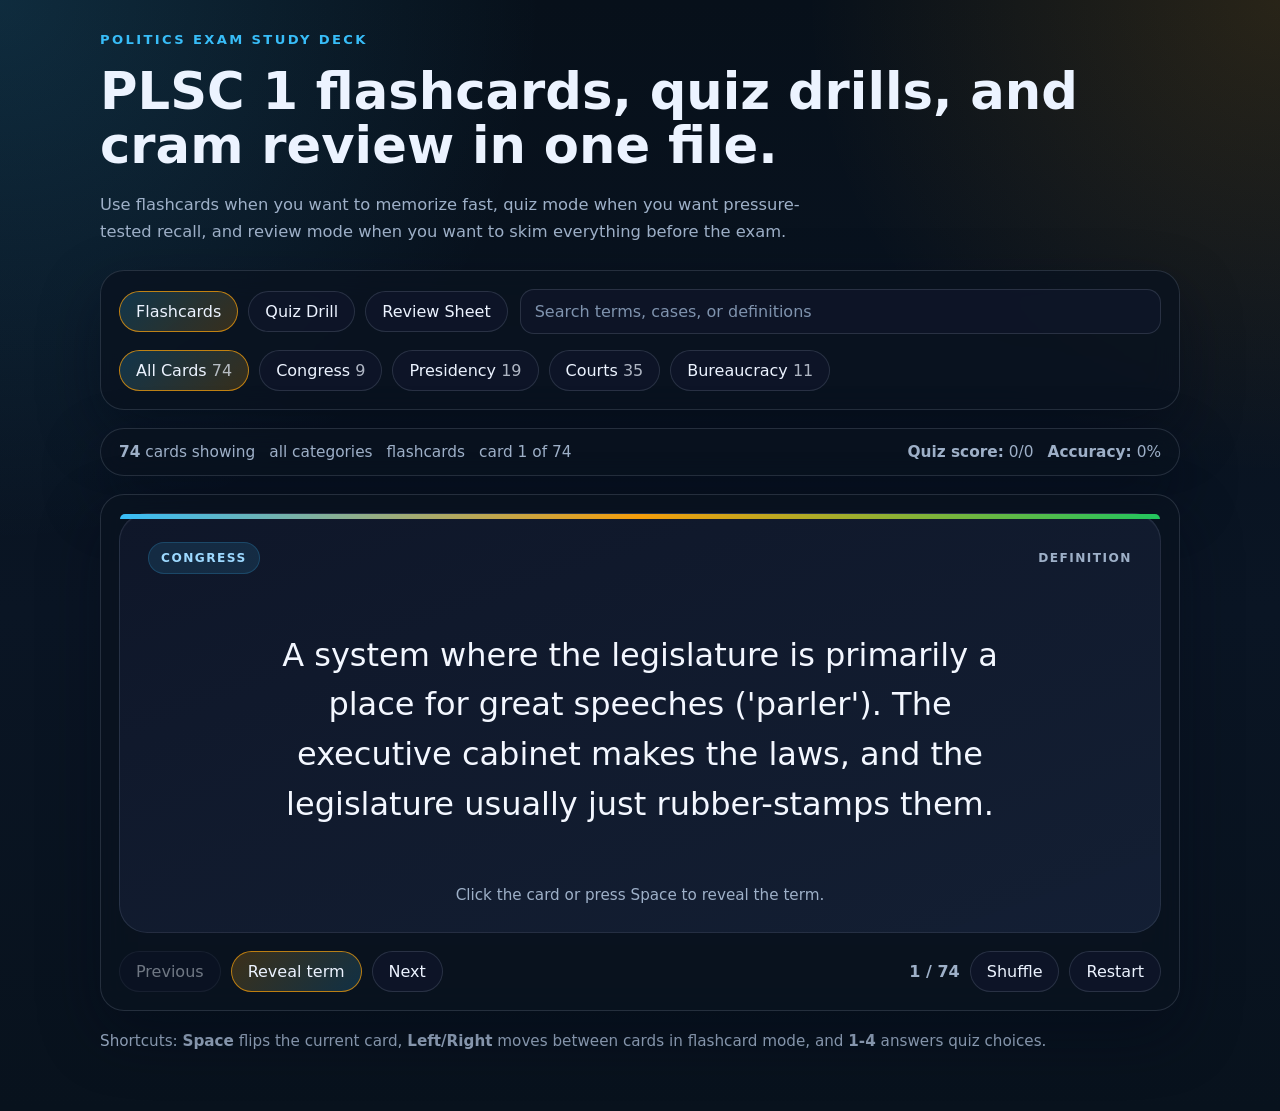
<file: index.html>
﻿<!DOCTYPE html>
<html lang="en">
<head>
  <meta charset="UTF-8">
  <meta name="viewport" content="width=device-width, initial-scale=1.0">
  <title>PLSC 1 Exam Prep</title>
  <style>
    :root {
      --bg: #09111b;
      --bg-soft: #0f1b2d;
      --panel: rgba(10, 18, 31, 0.78);
      --panel-strong: rgba(15, 23, 42, 0.96);
      --card: linear-gradient(160deg, rgba(15, 23, 42, 0.98), rgba(20, 32, 53, 0.96));
      --text: #ecf3ff;
      --muted: #9eb0c8;
      --border: rgba(148, 163, 184, 0.2);
      --accent: #f59e0b;
      --accent-2: #22c55e;
      --accent-3: #38bdf8;
      --danger: #fb7185;
      --shadow: 0 24px 60px rgba(2, 8, 23, 0.4);
      --radius: 24px;
    }

    * {
      box-sizing: border-box;
    }

    body {
      margin: 0;
      min-height: 100vh;
      font-family: "Segoe UI", Inter, system-ui, -apple-system, BlinkMacSystemFont, sans-serif;
      color: var(--text);
      background:
        radial-gradient(circle at top left, rgba(56, 189, 248, 0.16), transparent 32%),
        radial-gradient(circle at top right, rgba(245, 158, 11, 0.14), transparent 28%),
        linear-gradient(180deg, #07101a 0%, #0a1524 55%, #08121d 100%);
    }

    .shell {
      max-width: 1120px;
      margin: 0 auto;
      padding: 32px 20px 56px;
    }

    .hero {
      display: grid;
      gap: 18px;
      margin-bottom: 24px;
    }

    .eyebrow {
      font-size: 0.82rem;
      letter-spacing: 0.18em;
      text-transform: uppercase;
      color: var(--accent-3);
      font-weight: 700;
    }

    h1 {
      margin: 0;
      font-size: clamp(2rem, 4vw, 3.4rem);
      line-height: 1.05;
    }

    .hero p {
      margin: 0;
      max-width: 700px;
      color: var(--muted);
      font-size: 1.02rem;
      line-height: 1.7;
    }

    .toolbar,
    .content-panel,
    .stats-panel {
      background: var(--panel);
      backdrop-filter: blur(14px);
      border: 1px solid var(--border);
      border-radius: var(--radius);
      box-shadow: var(--shadow);
    }

    .toolbar {
      padding: 18px;
      display: grid;
      gap: 16px;
      margin-bottom: 18px;
    }

    .toolbar-row {
      display: flex;
      flex-wrap: wrap;
      gap: 12px;
      align-items: center;
      justify-content: space-between;
    }

    .segmented,
    .chip-row {
      display: flex;
      flex-wrap: wrap;
      gap: 10px;
    }

    .segment,
    .chip,
    .action,
    .option {
      border: 1px solid var(--border);
      background: rgba(15, 23, 42, 0.82);
      color: var(--text);
      border-radius: 999px;
      padding: 10px 16px;
      font: inherit;
      cursor: pointer;
      transition: transform 0.16s ease, border-color 0.16s ease, background 0.16s ease, color 0.16s ease;
    }

    .segment:hover,
    .chip:hover,
    .action:hover,
    .option:hover {
      transform: translateY(-1px);
      border-color: rgba(56, 189, 248, 0.6);
    }

    .segment.active,
    .chip.active {
      background: linear-gradient(135deg, rgba(56, 189, 248, 0.2), rgba(245, 158, 11, 0.2));
      border-color: rgba(245, 158, 11, 0.75);
    }

    .search {
      min-width: 260px;
      flex: 1 1 320px;
      border-radius: 14px;
      border: 1px solid var(--border);
      background: rgba(15, 23, 42, 0.8);
      color: var(--text);
      padding: 12px 14px;
      font: inherit;
    }

    .search::placeholder {
      color: #7f93ae;
    }

    .stats-panel {
      padding: 14px 18px;
      margin-bottom: 18px;
      display: flex;
      flex-wrap: wrap;
      gap: 10px 18px;
      align-items: center;
      justify-content: space-between;
    }

    .stats-line {
      display: flex;
      flex-wrap: wrap;
      gap: 8px 14px;
      color: var(--muted);
      font-size: 0.96rem;
    }

    .content-panel {
      padding: 18px;
    }

    .study-card {
      position: relative;
      min-height: 420px;
      perspective: 1200px;
    }

    .study-card-inner {
      position: relative;
      min-height: 420px;
      transform-style: preserve-3d;
      transition: transform 0.48s ease;
    }

    .study-card-inner.flipped {
      transform: rotateY(180deg);
    }

    .card-face {
      position: absolute;
      inset: 0;
      display: flex;
      flex-direction: column;
      justify-content: space-between;
      gap: 18px;
      padding: 28px;
      border-radius: 28px;
      background: var(--card);
      border: 1px solid rgba(148, 163, 184, 0.16);
      backface-visibility: hidden;
      box-shadow: inset 0 1px 0 rgba(255, 255, 255, 0.04);
    }

    .card-face::before {
      content: "";
      position: absolute;
      inset: 0 0 auto 0;
      height: 5px;
      border-radius: 28px 28px 0 0;
      background: linear-gradient(90deg, var(--accent-3), var(--accent), var(--accent-2));
    }

    .card-back {
      transform: rotateY(180deg);
    }

    .meta {
      display: flex;
      justify-content: space-between;
      gap: 12px;
      align-items: center;
      color: var(--muted);
      text-transform: uppercase;
      letter-spacing: 0.12em;
      font-size: 0.76rem;
      font-weight: 700;
    }

    .badge {
      display: inline-flex;
      align-items: center;
      gap: 8px;
      border-radius: 999px;
      padding: 8px 12px;
      background: rgba(56, 189, 248, 0.12);
      color: #9dd9ff;
      border: 1px solid rgba(56, 189, 248, 0.2);
    }

    .prompt,
    .answer {
      display: grid;
      place-items: center;
      flex: 1;
      text-align: center;
    }

    .prompt p,
    .answer h2 {
      margin: 0;
      max-width: 760px;
    }

    .prompt p {
      font-size: clamp(1.35rem, 2.5vw, 2.3rem);
      line-height: 1.55;
      color: #f3f7ff;
    }

    .answer h2 {
      font-size: clamp(1.9rem, 4vw, 3.5rem);
      line-height: 1.1;
    }

    .hint {
      color: var(--muted);
      text-align: center;
      font-size: 0.95rem;
    }

    .control-row {
      display: flex;
      flex-wrap: wrap;
      justify-content: space-between;
      align-items: center;
      gap: 12px;
      margin-top: 18px;
    }

    .control-group {
      display: flex;
      flex-wrap: wrap;
      gap: 10px;
      align-items: center;
    }

    .action.primary {
      background: linear-gradient(135deg, rgba(245, 158, 11, 0.22), rgba(56, 189, 248, 0.18));
      border-color: rgba(245, 158, 11, 0.72);
    }

    .action:disabled,
    .option:disabled {
      opacity: 0.45;
      cursor: not-allowed;
      transform: none;
    }

    .counter {
      color: var(--muted);
      font-weight: 600;
    }

    .quiz-shell {
      display: grid;
      gap: 18px;
    }

    .quiz-card {
      border-radius: 28px;
      border: 1px solid rgba(148, 163, 184, 0.16);
      background: var(--card);
      padding: 28px;
      box-shadow: inset 0 1px 0 rgba(255, 255, 255, 0.04);
    }

    .quiz-card h2 {
      margin: 0 0 14px;
      font-size: 1.15rem;
      color: var(--accent-3);
      letter-spacing: 0.08em;
      text-transform: uppercase;
    }

    .quiz-card p {
      margin: 0;
      font-size: clamp(1.2rem, 2.5vw, 2rem);
      line-height: 1.55;
    }

    .options {
      display: grid;
      gap: 12px;
    }

    .option {
      border-radius: 18px;
      padding: 16px 18px;
      text-align: left;
      font-weight: 600;
    }

    .option.correct {
      background: rgba(34, 197, 94, 0.16);
      border-color: rgba(34, 197, 94, 0.58);
    }

    .option.wrong {
      background: rgba(251, 113, 133, 0.16);
      border-color: rgba(251, 113, 133, 0.58);
    }

    .feedback {
      min-height: 72px;
      color: var(--muted);
      font-weight: 600;
      line-height: 1.6;
      max-width: 760px;
    }

    .review-list {
      display: grid;
      gap: 12px;
    }

    .review-item {
      border-radius: 20px;
      border: 1px solid rgba(148, 163, 184, 0.14);
      background: rgba(15, 23, 42, 0.7);
      overflow: hidden;
    }

    .review-item summary {
      list-style: none;
      cursor: pointer;
      padding: 18px 20px;
      font-size: 1.05rem;
      font-weight: 700;
      display: flex;
      justify-content: space-between;
      gap: 12px;
      align-items: center;
    }

    .review-item summary::-webkit-details-marker {
      display: none;
    }

    .review-item .review-body {
      padding: 0 20px 18px;
      color: var(--muted);
      line-height: 1.7;
    }

    .empty {
      text-align: center;
      padding: 54px 24px;
      color: var(--muted);
      display: grid;
      gap: 10px;
    }

    .footer-note {
      margin-top: 18px;
      color: var(--muted);
      font-size: 0.95rem;
      line-height: 1.7;
    }

    @media (max-width: 720px) {
      .shell {
        padding: 24px 14px 42px;
      }

      .toolbar,
      .content-panel,
      .stats-panel {
        border-radius: 20px;
      }

      .card-face,
      .quiz-card {
        padding: 22px;
      }

      .study-card,
      .study-card-inner {
        min-height: 470px;
      }

      .control-row {
        align-items: stretch;
      }

      .control-group {
        width: 100%;
        justify-content: center;
      }

      .action,
      .segment,
      .chip {
        width: 100%;
        justify-content: center;
      }

      .toolbar-row {
        justify-content: stretch;
      }
    }
  </style>
</head>
<body>
  <div class="shell">
    <section class="hero">
      <div class="eyebrow">Politics Exam Study Deck</div>
      <h1>PLSC 1 flashcards, quiz drills, and cram review in one file.</h1>
      <p>Use flashcards when you want to memorize fast, quiz mode when you want pressure-tested recall, and review mode when you want to skim everything before the exam.</p>
    </section>

    <section class="toolbar">
      <div class="toolbar-row">
        <div id="modeButtons" class="segmented"></div>
        <input id="searchInput" class="search" type="search" placeholder="Search terms, cases, or definitions" autocomplete="off">
      </div>
      <div id="categoryButtons" class="chip-row"></div>
    </section>

    <section class="stats-panel">
      <div id="summaryLine" class="stats-line"></div>
      <div id="quizLine" class="stats-line"></div>
    </section>

    <section id="content" class="content-panel"></section>

    <div class="footer-note">
      Shortcuts: <strong>Space</strong> flips the current card, <strong>Left/Right</strong> moves between cards in flashcard mode, and <strong>1-4</strong> answers quiz choices.
    </div>
  </div>

  <script>
    const deck = {
    "title":  "PLSC 1 Exam Prep",
    "subject":  "Politics",
    "updatedAt":  "2026-04-09",
    "cardCount":  74,
    "categories":  [
                       "Congress",
                       "Presidency",
                       "Courts",
                       "Bureaucracy"
                   ],
    "cards":  [
                  {
                      "category":  "Congress",
                      "term":  "Parliament",
                      "definition":  "A system where the legislature is primarily a place for great speeches (\u0027parler\u0027). The executive cabinet makes the laws, and the legislature usually just rubber-stamps them."
                  },
                  {
                      "category":  "Congress",
                      "term":  "Legislature",
                      "definition":  "Literally a \u0027maker of laws.\u0027 Requires significant collaboration and compromise, having a massive, independent impact on the lawmaking process (e.g., the U.S. Congress)."
                  },
                  {
                      "category":  "Congress",
                      "term":  "Joseph Cannon",
                      "definition":  "A powerful Speaker of the House (\u0027Czar Cannon\u0027). A 1910 revolt stripped him of the power to name committee chairs, shifting Congress to a seniority-based system."
                  },
                  {
                      "category":  "Congress",
                      "term":  "Speaker of the House",
                      "definition":  "The presiding officer of the House of Representatives and the acknowledged leader of the majority party."
                  },
                  {
                      "category":  "Congress",
                      "term":  "Standing Committees",
                      "definition":  "Permanent committees with ongoing membership and specific jurisdictions. Developed by the 1820s to handle increased workload and build in-house expertise."
                  },
                  {
                      "category":  "Congress",
                      "term":  "Iron Law of Emulation",
                      "definition":  "The concept that Congress developed vast institutional resources (like the committee system and large staffs) to keep up with and counteract the growing power of the President and the executive branch."
                  },
                  {
                      "category":  "Congress",
                      "term":  "Gerrymandering",
                      "definition":  "The manipulation of electoral district boundaries to favor a specific political party or group."
                  },
                  {
                      "category":  "Congress",
                      "term":  "Veto",
                      "definition":  "The President\u0027s constitutional power to reject a bill passed by Congress. Congress can override it with a 2/3 vote in both chambers."
                  },
                  {
                      "category":  "Congress",
                      "term":  "Legislative Veto",
                      "definition":  "A mechanism previously used by Congress to override an executive agency action, later ruled broadly unconstitutional by the Supreme Court."
                  },
                  {
                      "category":  "Presidency",
                      "term":  "Cabinet",
                      "definition":  "The 15 largest and most important agencies of the executive branch, headed by Secretaries who serve at the pleasure of the President."
                  },
                  {
                      "category":  "Presidency",
                      "term":  "Inner Cabinet",
                      "definition":  "The Departments of State, Treasury, Defense, and Justice. They are the most powerful due to their closeness to the President (\u0027Nothing propinques like propinquity\u0027)."
                  },
                  {
                      "category":  "Presidency",
                      "term":  "Stewardship Theory",
                      "definition":  "Theodore Roosevelt\u0027s theory that the President is the steward of the people and can do anything not explicitly forbidden by the Constitution."
                  },
                  {
                      "category":  "Presidency",
                      "term":  "FDR (Franklin D. Roosevelt)",
                      "definition":  "Changed the nature of public expectations regarding the economy/welfare. Mastered communication (Fireside chats) and institutionalized the presidency by creating the EOP."
                  },
                  {
                      "category":  "Presidency",
                      "term":  "Prime Minister",
                      "definition":  "The head of government in a parliamentary system, usually the leader of the majority party, who is not independently elected."
                  },
                  {
                      "category":  "Presidency",
                      "term":  "Electoral College",
                      "definition":  "The constitutional mechanism for indirectly electing the U.S. President."
                  },
                  {
                      "category":  "Presidency",
                      "term":  "Pocket Veto",
                      "definition":  "An indirect veto where the President leaves a bill unsigned for 10 days, and Congress adjourns during that time."
                  },
                  {
                      "category":  "Presidency",
                      "term":  "Line Item Veto",
                      "definition":  "The power to strike specific parts of a bill while signing the rest. Unconstitutional for the U.S. President, forcing them to use \u0027Signing Statements\u0027 instead."
                  },
                  {
                      "category":  "Presidency",
                      "term":  "Executive Privilege",
                      "definition":  "Established by Washington; the right of the executive to withhold information or papers if doing so is in the \u0027public good\u0027."
                  },
                  {
                      "category":  "Presidency",
                      "term":  "TR (Theodore Roosevelt)",
                      "definition":  "Considered the first modern president. Used the \u0027bully pulpit\u0027, \u0027Square Deal\u0027 branding, and expanded international influence."
                  },
                  {
                      "category":  "Presidency",
                      "term":  "Head of State",
                      "definition":  "The largely symbolic role of the President, embodying the values, traditions, and essence of the nation (unifying and \u0027above politics\u0027)."
                  },
                  {
                      "category":  "Presidency",
                      "term":  "Head of Government",
                      "definition":  "The highly practical, functional, and intensely political role of the President in dealing with real policy concerns."
                  },
                  {
                      "category":  "Presidency",
                      "term":  "Advise and Consent",
                      "definition":  "The constitutional power of the Senate to approve presidential treaties and confirm presidential nominations (clarified early by George Washington)."
                  },
                  {
                      "category":  "Presidency",
                      "term":  "Square Deal",
                      "definition":  "Theodore Roosevelt\u0027s domestic program focused on conservation, consumer protection, and corporate control (\u0027trust busting\u0027)."
                  },
                  {
                      "category":  "Presidency",
                      "term":  "Treaty of Portsmouth",
                      "definition":  "Brokered by Theodore Roosevelt to end the Russo-Japanese War, winning him the Nobel Peace Prize and showcasing presidential pre-eminence in foreign affairs."
                  },
                  {
                      "category":  "Presidency",
                      "term":  "Great White Fleet",
                      "definition":  "A fleet of U.S. Navy battleships sent around the world by Theodore Roosevelt to demonstrate growing American military power."
                  },
                  {
                      "category":  "Presidency",
                      "term":  "Lend-Lease",
                      "definition":  "An extensive use of executive orders by FDR to supply allied nations with military material before the U.S. officially entered WWII."
                  },
                  {
                      "category":  "Presidency",
                      "term":  "Brownlow Commission",
                      "definition":  "A committee that concluded \u0027the President needs help,\u0027 leading to the creation of the Executive Office of the President (EOP) under FDR."
                  },
                  {
                      "category":  "Presidency",
                      "term":  "Budget and Accounting Act of 1921",
                      "definition":  "Passed to deal with WWI deficits. Made the President responsible for the federal budget and created the Bureau of the Budget (now OMB)."
                  },
                  {
                      "category":  "Courts",
                      "term":  "Marbury v. Madison",
                      "definition":  "1803 decision that established the principle of Judicial Review, asserting the Court\u0027s power to rule on the constitutionality of laws."
                  },
                  {
                      "category":  "Courts",
                      "term":  "McCulloch v. Maryland",
                      "definition":  "1819 case establishing the supremacy of federal law over state law (Bank of the U.S.) and giving a broad interpretation to implied powers."
                  },
                  {
                      "category":  "Courts",
                      "term":  "Dartmouth College v. Woodward",
                      "definition":  "1819 case ruling that a corporation is a \u0027person\u0027, protecting them under the Contract Clause from state interference."
                  },
                  {
                      "category":  "Courts",
                      "term":  "Gibbons v. Ogden",
                      "definition":  "1824 Fulton steamboats case that established a broad interpretation of the federal government\u0027s power to regulate interstate commerce."
                  },
                  {
                      "category":  "Courts",
                      "term":  "Plessy v. Ferguson",
                      "definition":  "Infamous Supreme Court ruling establishing the \u0027separate but equal\u0027 doctrine, validating legal segregation."
                  },
                  {
                      "category":  "Courts",
                      "term":  "Lochner v. New York",
                      "definition":  "1905 landmark case where the Court struck down a law limiting bakers\u0027 working hours, heavily utilizing \u0027substantive due process\u0027 to protect economic liberty."
                  },
                  {
                      "category":  "Courts",
                      "term":  "Pollock v. Farmers\u0027 Loan \u0026 Trust Co.",
                      "definition":  "1895 case where the Court struck down the federal income tax (later overturned by the 16th Amendment)."
                  },
                  {
                      "category":  "Courts",
                      "term":  "Hammer v. Dagenhart",
                      "definition":  "1918 case where the Court struck down federal child labor regulations, utilizing substantive due process to protect economic rights."
                  },
                  {
                      "category":  "Courts",
                      "term":  "Footnote Four (Carolene Products)",
                      "definition":  "Established deference to government economic regulation, but called for \u0027more searching judicial inquiry\u0027 regarding prejudice against \u0027discrete and insular minorities\u0027."
                  },
                  {
                      "category":  "Courts",
                      "term":  "Baker v. Carr",
                      "definition":  "1962 landmark case ruling that redistricting issues present justiciable questions, paving the way for the \u0027one person, one vote\u0027 standard."
                  },
                  {
                      "category":  "Courts",
                      "term":  "Reynolds v. Sims \u0026 Wesberry v. Sanders",
                      "definition":  "1964 cases expanding \u0027One Person, One Vote\u0027 to state legislatures and U.S. House districts, respectively."
                  },
                  {
                      "category":  "Courts",
                      "term":  "Cohens v. Virginia",
                      "definition":  "Established the Supreme Court\u0027s right to review state supreme court decisions in criminal cases involving federal laws or the Constitution."
                  },
                  {
                      "category":  "Courts",
                      "term":  "Martin v. Hunter\u0027s Lessee",
                      "definition":  "Established the Supreme Court\u0027s authority over state courts in civil matters concerning federal law."
                  },
                  {
                      "category":  "Courts",
                      "term":  "Earl Warren",
                      "definition":  "Chief Justice nominated by Eisenhower who led a liberal Court that ended school segregation (Brown v. Board) and vastly expanded personal rights."
                  },
                  {
                      "category":  "Courts",
                      "term":  "Dred Scott (Scott v Sandford)",
                      "definition":  "1857 Taney Court decision ruling that blacks were not citizens. It invalidated the Missouri Compromise and helped precipitate the Civil War."
                  },
                  {
                      "category":  "Courts",
                      "term":  "John Marshall",
                      "definition":  "Highly influential early Chief Justice (1801-1835) who established judicial review, expanded national power, and wrote 519 of the Court\u0027s 1,106 opinions."
                  },
                  {
                      "category":  "Courts",
                      "term":  "Impeachment",
                      "definition":  "The only constitutional way to remove a federal judge. Requires a majority vote in the House to indict and a 2/3 vote in the Senate to convict."
                  },
                  {
                      "category":  "Courts",
                      "term":  "Roger Taney",
                      "definition":  "Chief Justice (1836-1864) appointed by Jackson. Authored the infamous Dred Scott decision."
                  },
                  {
                      "category":  "Courts",
                      "term":  "Switch in time...",
                      "definition":  "Refers to Justice Owen Roberts abruptly abandoning economic substantive due process to uphold New Deal legislation, narrowly avoiding FDR\u0027s \u0027Court packing plan\u0027."
                  },
                  {
                      "category":  "Courts",
                      "term":  "Writ of Certiorari",
                      "definition":  "A formal request for the Supreme Court to hear a case. Requires the \u0027Rule of 4\u0027 (4 justices must vote yes) to be granted."
                  },
                  {
                      "category":  "Courts",
                      "term":  "Senatorial Courtesy",
                      "definition":  "The custom where the Senate refuses to confirm a lower federal court judge if the senators from the nominee\u0027s home state oppose the appointment."
                  },
                  {
                      "category":  "Courts",
                      "term":  "Standing",
                      "definition":  "A legal requirement that the plaintiffs bringing a lawsuit must be directly at risk or actually injured by the law or action."
                  },
                  {
                      "category":  "Courts",
                      "term":  "Precedent (Stare Decisis)",
                      "definition":  "The legal principle of \u0027let the decision stand.\u0027 Relying on past decisions to provide stability and minimize disruptions in the law."
                  },
                  {
                      "category":  "Courts",
                      "term":  "Amicus Curiae briefs",
                      "definition":  "\u0027Friend of the court\u0027 briefs submitted by outside, interested parties who are not directly involved in the lawsuit."
                  },
                  {
                      "category":  "Courts",
                      "term":  "Brown v. Board of Education",
                      "definition":  "1954 Warren Court decision that overturned Plessy v. Ferguson, striking down De Jure segregation of public facilities."
                  },
                  {
                      "category":  "Courts",
                      "term":  "Substantive Due Process",
                      "definition":  "A principle allowing courts to protect substantive property/personal rights from government interference, famously used to protect economic liberties during the Lochner era."
                  },
                  {
                      "category":  "Courts",
                      "term":  "West Coast Hotel v. Parrish",
                      "definition":  "The 1937 \u0027switch in time\u0027 case where the Supreme Court upheld state minimum wage laws for women, ending the Lochner era\u0027s block on economic regulation."
                  },
                  {
                      "category":  "Courts",
                      "term":  "Court packing plan",
                      "definition":  "FDR\u0027s threat to add more justices to the Supreme Court (calling them \u0027nine old men\u0027) to stop them from striking down his New Deal legislation."
                  },
                  {
                      "category":  "Courts",
                      "term":  "Abington School District v. Schempp",
                      "definition":  "1963 Warren Court decision that struck down organized, government-sponsored prayer in public schools."
                  },
                  {
                      "category":  "Courts",
                      "term":  "Griswold v. Connecticut",
                      "definition":  "1965 case that established a constitutional right to privacy, striking down a state law banning the use of contraceptives."
                  },
                  {
                      "category":  "Courts",
                      "term":  "Roe v. Wade",
                      "definition":  "1973 landmark decision establishing a constitutional right to abortion under the right to privacy."
                  },
                  {
                      "category":  "Courts",
                      "term":  "Texas v. Johnson",
                      "definition":  "1989 case ruling that flag burning is protected free speech under the First Amendment (with conservative Justice Scalia in the majority)."
                  },
                  {
                      "category":  "Courts",
                      "term":  "Lawrence v. Texas",
                      "definition":  "2003 case striking down state laws banning sexual acts between consenting adults, expanding personal privacy rights."
                  },
                  {
                      "category":  "Courts",
                      "term":  "NFIB v. Sebelius",
                      "definition":  "2012 landmark Roberts Court decision that upheld the constitutionality of the Affordable Care Act (Obamacare)."
                  },
                  {
                      "category":  "Courts",
                      "term":  "Obergefell v. Hodges",
                      "definition":  "2015 landmark case establishing the constitutional right to same-sex marriage nationwide."
                  },
                  {
                      "category":  "Bureaucracy",
                      "term":  "Pendleton Act",
                      "definition":  "1883 law passed after President Garfield\u0027s assassination that ended the Spoils System and created a modern, merit-based civil service."
                  },
                  {
                      "category":  "Bureaucracy",
                      "term":  "Spoils System",
                      "definition":  "The 19th-century practice of rewarding political supporters and friends with government jobs (patronage), rather than hiring based on merit."
                  },
                  {
                      "category":  "Bureaucracy",
                      "term":  "Iron Triangle",
                      "definition":  "A mutually beneficial, three-way relationship between a bureaucratic agency, a congressional committee, and an interest group."
                  },
                  {
                      "category":  "Bureaucracy",
                      "term":  "Iron Rectangle",
                      "definition":  "An extension of the Iron Triangle that includes the Federal Courts as a key player acting as a regulator."
                  },
                  {
                      "category":  "Bureaucracy",
                      "term":  "OMB",
                      "definition":  "Office of Management and Budget. The agency that helps the President oversee the federal budget and supervise the bureaucracy."
                  },
                  {
                      "category":  "Bureaucracy",
                      "term":  "Charles Guiteau",
                      "definition":  "The frustrated office-seeker who assassinated President James A. Garfield in 1881, acting as the catalyst for civil service reform."
                  },
                  {
                      "category":  "Bureaucracy",
                      "term":  "Police Patrol Oversight",
                      "definition":  "A method of oversight where Congress constantly monitors bureaucratic agencies. Congress dislikes it because it is expensive and time-consuming."
                  },
                  {
                      "category":  "Bureaucracy",
                      "term":  "Fire-Alarm Oversight",
                      "definition":  "A method where Congress waits for the public or interest groups to complain before investigating the bureaucracy. It is highly preferred because it is cheaper."
                  },
                  {
                      "category":  "Bureaucracy",
                      "term":  "Going Native",
                      "definition":  "When political appointees placed in charge of a bureaucracy begin advocating for their agency\u0027s interests instead of the President\u0027s agenda."
                  },
                  {
                      "category":  "Bureaucracy",
                      "term":  "Max Weber",
                      "definition":  "German sociologist who developed the concept and features of modern bureaucracies: hierarchical, specialized, and merit-based."
                  },
                  {
                      "category":  "Bureaucracy",
                      "term":  "Hatch Act",
                      "definition":  "A 1939 law that limits the political activities of federal civil servants, ensuring they cannot take an active role in partisan campaigns."
                  }
              ]
};
    const allCards = deck.cards;
    const categoryTotals = new Map();
    allCards.forEach((card) => {
      categoryTotals.set(card.category, (categoryTotals.get(card.category) || 0) + 1);
    });

    const state = {
      mode: 'flashcards',
      category: 'All',
      query: '',
      currentIndex: 0,
      flipped: false,
      quiz: null,
      quizAnswered: false,
      quizCorrect: 0,
      quizTotal: 0,
    };

    const modeButtons = document.getElementById('modeButtons');
    const categoryButtons = document.getElementById('categoryButtons');
    const summaryLine = document.getElementById('summaryLine');
    const quizLine = document.getElementById('quizLine');
    const content = document.getElementById('content');
    const searchInput = document.getElementById('searchInput');

    function escapeHtml(value) {
      return value
        .replace(/&/g, '&amp;')
        .replace(/</g, '&lt;')
        .replace(/>/g, '&gt;')
        .replace(/"/g, '&quot;')
        .replace(/'/g, '&#39;');
    }

    function shuffle(array) {
      const copy = [...array];
      for (let index = copy.length - 1; index > 0; index -= 1) {
        const swapIndex = Math.floor(Math.random() * (index + 1));
        [copy[index], copy[swapIndex]] = [copy[swapIndex], copy[index]];
      }
      return copy;
    }

    function getFilteredCards() {
      const query = state.query.trim().toLowerCase();
      return allCards.filter((card) => {
        const matchesCategory = state.category === 'All' || card.category === state.category;
        if (!matchesCategory) {
          return false;
        }

        if (!query) {
          return true;
        }

        return [card.category, card.term, card.definition].some((value) =>
          value.toLowerCase().includes(query)
        );
      });
    }

    function clampCurrentIndex(cards) {
      if (!cards.length) {
        state.currentIndex = 0;
        return;
      }

      if (state.currentIndex > cards.length - 1) {
        state.currentIndex = cards.length - 1;
      }
    }

    function renderModeButtons() {
      const modes = [
        ['flashcards', 'Flashcards'],
        ['quiz', 'Quiz Drill'],
        ['review', 'Review Sheet'],
      ];

      modeButtons.innerHTML = modes
        .map(([id, label]) => `<button class="segment ${state.mode === id ? 'active' : ''}" data-action="set-mode" data-mode="${id}">${label}</button>`)
        .join('');
    }

    function renderCategoryButtons() {
      const categories = ['All', ...deck.categories];
      categoryButtons.innerHTML = categories
        .map((category) => {
          const label = category === 'All' ? 'All Cards' : category;
          const count = category === 'All' ? allCards.length : categoryTotals.get(category);
          return `<button class="chip ${state.category === category ? 'active' : ''}" data-action="set-category" data-category="${category}">${label} <span style="opacity:.72">${count}</span></button>`;
        })
        .join('');
    }

    function renderSummary(cards) {
      const categoryLabel = state.category === 'All' ? 'all categories' : state.category;
      const modeLabel = state.mode === 'flashcards' ? 'flashcards' : state.mode === 'quiz' ? 'quiz drill' : 'review sheet';
      const position = cards.length ? `card ${state.currentIndex + 1} of ${cards.length}` : 'no matches';

      summaryLine.innerHTML = `
        <span><strong>${cards.length}</strong> cards showing</span>
        <span>${categoryLabel}</span>
        <span>${modeLabel}</span>
        <span>${position}</span>
      `;

      const accuracy = state.quizTotal ? Math.round((state.quizCorrect / state.quizTotal) * 100) : 0;
      quizLine.innerHTML = `
        <span><strong>Quiz score:</strong> ${state.quizCorrect}/${state.quizTotal}</span>
        <span><strong>Accuracy:</strong> ${accuracy}%</span>
      `;
    }

    function nextCard(cards) {
      if (state.currentIndex < cards.length - 1) {
        state.currentIndex += 1;
        state.flipped = false;
      }
    }

    function prevCard() {
      if (state.currentIndex > 0) {
        state.currentIndex -= 1;
        state.flipped = false;
      }
    }

    function shuffleCards(cards) {
      const shuffled = shuffle(cards);
      const terms = new Set(shuffled.map((card) => `${card.category}::${card.term}`));
      const reordered = [];

      shuffled.forEach((card) => {
        const match = allCards.find((original) => original.category === card.category && original.term === card.term);
        if (match && terms.has(`${match.category}::${match.term}`)) {
          reordered.push(match);
        }
      });

      if (reordered.length === allCards.length) {
        reordered.forEach((card, index) => {
          allCards[index] = card;
        });
      } else {
        const filteredSet = new Set(cards.map((card) => `${card.category}::${card.term}`));
        const rest = allCards.filter((card) => !filteredSet.has(`${card.category}::${card.term}`));
        const combined = [...reordered, ...rest];
        combined.forEach((card, index) => {
          allCards[index] = card;
        });
      }

      state.currentIndex = 0;
      state.flipped = false;
    }

    function buildQuizQuestion(cards) {
      if (!cards.length) {
        return null;
      }

      const question = cards[Math.floor(Math.random() * cards.length)];
      let pool = cards.filter((card) => card.term !== question.term);
      if (pool.length < 3) {
        pool = allCards.filter((card) => card.term !== question.term);
      }

      const options = shuffle(pool)
        .slice(0, 3)
        .concat(question);

      return {
        question,
        options: shuffle(options),
        selected: null,
      };
    }

    function ensureQuiz(cards) {
      if (!cards.length) {
        state.quiz = null;
        state.quizAnswered = false;
        return;
      }

      const validCurrent = state.quiz && cards.some((card) => card.term === state.quiz.question.term && card.definition === state.quiz.question.definition);
      if (!validCurrent) {
        state.quiz = buildQuizQuestion(cards);
        state.quizAnswered = false;
      }
    }

    function buildQuizFeedback(quiz) {
      if (!state.quizAnswered) {
        return 'Choose the matching term for this definition.';
      }

      const selectedCard = quiz.options.find((option) => option.term === quiz.selected);
      const correctCard = quiz.question;

      if (quiz.selected === correctCard.term) {
        return `Correct. ${escapeHtml(correctCard.term)} is right because ${escapeHtml(correctCard.definition)}`;
      }

      const selectedExplanation = selectedCard
        ? `${escapeHtml(selectedCard.term)} means ${escapeHtml(selectedCard.definition)}`
        : `You chose ${escapeHtml(quiz.selected)}.`;

      return `Not quite. ${selectedExplanation} The correct answer is ${escapeHtml(correctCard.term)} because ${escapeHtml(correctCard.definition)}`;
    }

    function renderFlashcards(cards) {
      if (!cards.length) {
        content.innerHTML = `
          <div class="empty">
            <h2>No cards match that filter.</h2>
            <div>Try clearing your search or switching categories.</div>
          </div>
        `;
        return;
      }

      const card = cards[state.currentIndex];
      content.innerHTML = `
        <div class="study-card">
          <div class="study-card-inner ${state.flipped ? 'flipped' : ''}" data-action="flip-card">
            <article class="card-face">
              <div class="meta">
                <span class="badge">${escapeHtml(card.category)}</span>
                <span>Definition</span>
              </div>
              <div class="prompt">
                <p>${escapeHtml(card.definition)}</p>
              </div>
              <div class="hint">Click the card or press Space to reveal the term.</div>
            </article>
            <article class="card-face card-back">
              <div class="meta">
                <span class="badge">${escapeHtml(card.category)}</span>
                <span>Term</span>
              </div>
              <div class="answer">
                <h2>${escapeHtml(card.term)}</h2>
              </div>
              <div class="hint">Use Left and Right arrows to keep moving.</div>
            </article>
          </div>
        </div>
        <div class="control-row">
          <div class="control-group">
            <button class="action" data-action="prev-card" ${state.currentIndex === 0 ? 'disabled' : ''}>Previous</button>
            <button class="action primary" data-action="flip-card">${state.flipped ? 'Hide term' : 'Reveal term'}</button>
            <button class="action" data-action="next-card" ${state.currentIndex === cards.length - 1 ? 'disabled' : ''}>Next</button>
          </div>
          <div class="control-group">
            <span class="counter">${state.currentIndex + 1} / ${cards.length}</span>
            <button class="action" data-action="shuffle-cards">Shuffle</button>
            <button class="action" data-action="restart-cards">Restart</button>
          </div>
        </div>
      `;
    }

    function renderQuiz(cards) {
      if (!cards.length) {
        content.innerHTML = `
          <div class="empty">
            <h2>No quiz questions match that filter.</h2>
            <div>Clear the search to bring the deck back.</div>
          </div>
        `;
        return;
      }

      ensureQuiz(cards);
      const quiz = state.quiz;
      const feedback = buildQuizFeedback(quiz);

      content.innerHTML = `
        <div class="quiz-shell">
          <article class="quiz-card">
            <h2>${escapeHtml(quiz.question.category)} quiz</h2>
            <p>${escapeHtml(quiz.question.definition)}</p>
          </article>
          <div class="options">
            ${quiz.options
              .map((option, index) => {
                const isCorrect = state.quizAnswered && option.term === quiz.question.term;
                const isWrong = state.quizAnswered && quiz.selected === option.term && option.term !== quiz.question.term;
                const classes = ['option'];
                if (isCorrect) classes.push('correct');
                if (isWrong) classes.push('wrong');
                return `<button class="${classes.join(' ')}" data-action="answer-quiz" data-term="${escapeHtml(option.term)}" ${state.quizAnswered ? 'disabled' : ''}>${index + 1}. ${escapeHtml(option.term)}</button>`;
              })
              .join('')}
          </div>
          <div class="control-row">
            <div class="feedback">${feedback}</div>
            <div class="control-group">
              <button class="action primary" data-action="next-quiz">${state.quizAnswered ? 'Next question' : 'Skip question'}</button>
            </div>
          </div>
        </div>
      `;
    }

    function renderReview(cards) {
      if (!cards.length) {
        content.innerHTML = `
          <div class="empty">
            <h2>No review items match that filter.</h2>
            <div>Try a broader search or switch back to all cards.</div>
          </div>
        `;
        return;
      }

      content.innerHTML = `
        <div class="review-list">
          ${cards
            .map((card) => `
              <details class="review-item">
                <summary>
                  <span>${escapeHtml(card.term)}</span>
                  <span class="badge">${escapeHtml(card.category)}</span>
                </summary>
                <div class="review-body">${escapeHtml(card.definition)}</div>
              </details>
            `)
            .join('')}
        </div>
      `;
    }

    function render() {
      const cards = getFilteredCards();
      clampCurrentIndex(cards);
      renderModeButtons();
      renderCategoryButtons();
      renderSummary(cards);
      searchInput.value = state.query;

      if (state.mode === 'flashcards') {
        renderFlashcards(cards);
      } else if (state.mode === 'quiz') {
        renderQuiz(cards);
      } else {
        renderReview(cards);
      }
    }

    searchInput.addEventListener('input', (event) => {
      state.query = event.target.value;
      state.currentIndex = 0;
      state.flipped = false;
      state.quiz = null;
      state.quizAnswered = false;
      render();
    });

    document.addEventListener('click', (event) => {
      const button = event.target.closest('[data-action]');
      if (!button) {
        return;
      }

      const action = button.dataset.action;
      const cards = getFilteredCards();

      if (action === 'set-mode') {
        state.mode = button.dataset.mode;
        state.flipped = false;
        state.quiz = null;
        state.quizAnswered = false;
        render();
        return;
      }

      if (action === 'set-category') {
        state.category = button.dataset.category;
        state.currentIndex = 0;
        state.flipped = false;
        state.quiz = null;
        state.quizAnswered = false;
        render();
        return;
      }

      if (action === 'flip-card') {
        state.flipped = !state.flipped;
        render();
        return;
      }

      if (action === 'prev-card') {
        prevCard();
        render();
        return;
      }

      if (action === 'next-card') {
        nextCard(cards);
        render();
        return;
      }

      if (action === 'restart-cards') {
        state.currentIndex = 0;
        state.flipped = false;
        render();
        return;
      }

      if (action === 'shuffle-cards') {
        shuffleCards(cards);
        render();
        return;
      }

      if (action === 'answer-quiz') {
        if (state.quizAnswered || !state.quiz) {
          return;
        }
        state.quizAnswered = true;
        state.quiz.selected = button.dataset.term;
        state.quizTotal += 1;
        if (state.quiz.selected === state.quiz.question.term) {
          state.quizCorrect += 1;
        }
        render();
        return;
      }

      if (action === 'next-quiz') {
        state.quiz = buildQuizQuestion(cards);
        state.quizAnswered = false;
        render();
      }
    });

    document.addEventListener('keydown', (event) => {
      const cards = getFilteredCards();
      if (state.mode === 'flashcards') {
        if (event.code === 'Space') {
          event.preventDefault();
          state.flipped = !state.flipped;
          render();
        } else if (event.key === 'ArrowRight') {
          nextCard(cards);
          render();
        } else if (event.key === 'ArrowLeft') {
          prevCard();
          render();
        }
        return;
      }

      if (state.mode === 'quiz' && /^[1-4]$/.test(event.key) && state.quiz && !state.quizAnswered) {
        const option = state.quiz.options[Number(event.key) - 1];
        if (option) {
          state.quizAnswered = true;
          state.quiz.selected = option.term;
          state.quizTotal += 1;
          if (state.quiz.selected === state.quiz.question.term) {
            state.quizCorrect += 1;
          }
          render();
        }
      }
    });

    render();
  </script>
</body>
</html>
</file>
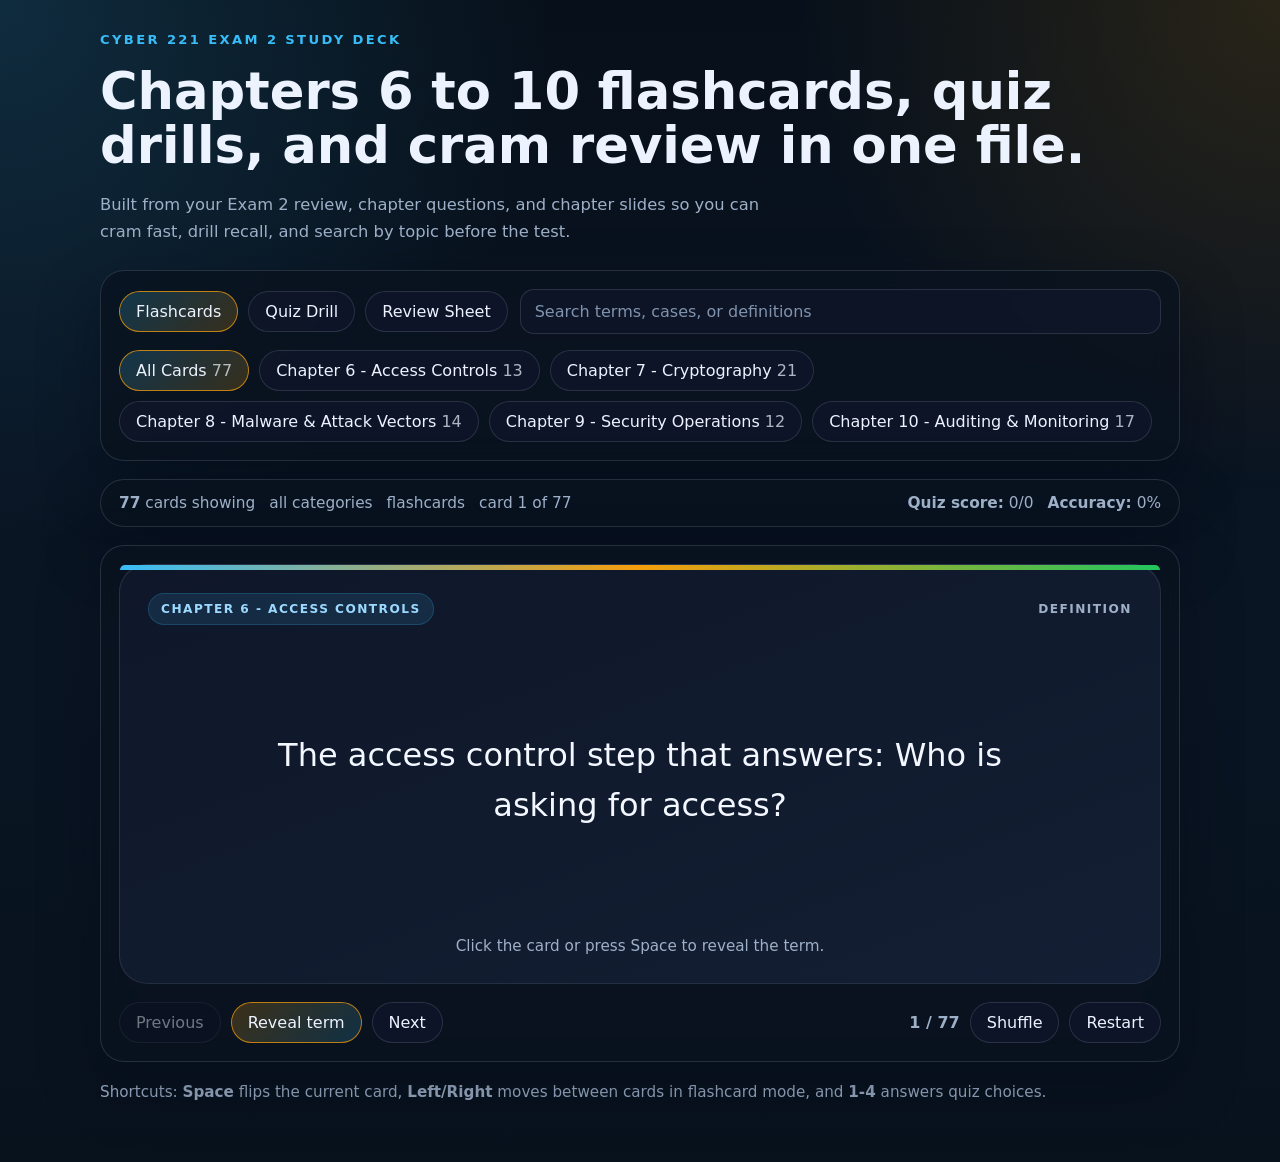
<file: cyber221-exam2/index.html>
﻿<!DOCTYPE html>
<html lang="en">
<head>
  <meta charset="UTF-8">
  <meta name="viewport" content="width=device-width, initial-scale=1.0">
  <title>CYBER 221 Exam 2 Prep</title>
  <style>
    :root {
      --bg: #09111b;
      --bg-soft: #0f1b2d;
      --panel: rgba(10, 18, 31, 0.78);
      --panel-strong: rgba(15, 23, 42, 0.96);
      --card: linear-gradient(160deg, rgba(15, 23, 42, 0.98), rgba(20, 32, 53, 0.96));
      --text: #ecf3ff;
      --muted: #9eb0c8;
      --border: rgba(148, 163, 184, 0.2);
      --accent: #f59e0b;
      --accent-2: #22c55e;
      --accent-3: #38bdf8;
      --danger: #fb7185;
      --shadow: 0 24px 60px rgba(2, 8, 23, 0.4);
      --radius: 24px;
    }

    * {
      box-sizing: border-box;
    }

    body {
      margin: 0;
      min-height: 100vh;
      font-family: "Segoe UI", Inter, system-ui, -apple-system, BlinkMacSystemFont, sans-serif;
      color: var(--text);
      background:
        radial-gradient(circle at top left, rgba(56, 189, 248, 0.16), transparent 32%),
        radial-gradient(circle at top right, rgba(245, 158, 11, 0.14), transparent 28%),
        linear-gradient(180deg, #07101a 0%, #0a1524 55%, #08121d 100%);
    }

    .shell {
      max-width: 1120px;
      margin: 0 auto;
      padding: 32px 20px 56px;
    }

    .hero {
      display: grid;
      gap: 18px;
      margin-bottom: 24px;
    }

    .eyebrow {
      font-size: 0.82rem;
      letter-spacing: 0.18em;
      text-transform: uppercase;
      color: var(--accent-3);
      font-weight: 700;
    }

    h1 {
      margin: 0;
      font-size: clamp(2rem, 4vw, 3.4rem);
      line-height: 1.05;
    }

    .hero p {
      margin: 0;
      max-width: 700px;
      color: var(--muted);
      font-size: 1.02rem;
      line-height: 1.7;
    }

    .toolbar,
    .content-panel,
    .stats-panel {
      background: var(--panel);
      backdrop-filter: blur(14px);
      border: 1px solid var(--border);
      border-radius: var(--radius);
      box-shadow: var(--shadow);
    }

    .toolbar {
      padding: 18px;
      display: grid;
      gap: 16px;
      margin-bottom: 18px;
    }

    .toolbar-row {
      display: flex;
      flex-wrap: wrap;
      gap: 12px;
      align-items: center;
      justify-content: space-between;
    }

    .segmented,
    .chip-row {
      display: flex;
      flex-wrap: wrap;
      gap: 10px;
    }

    .segment,
    .chip,
    .action,
    .option {
      border: 1px solid var(--border);
      background: rgba(15, 23, 42, 0.82);
      color: var(--text);
      border-radius: 999px;
      padding: 10px 16px;
      font: inherit;
      cursor: pointer;
      transition: transform 0.16s ease, border-color 0.16s ease, background 0.16s ease, color 0.16s ease;
    }

    .segment:hover,
    .chip:hover,
    .action:hover,
    .option:hover {
      transform: translateY(-1px);
      border-color: rgba(56, 189, 248, 0.6);
    }

    .segment.active,
    .chip.active {
      background: linear-gradient(135deg, rgba(56, 189, 248, 0.2), rgba(245, 158, 11, 0.2));
      border-color: rgba(245, 158, 11, 0.75);
    }

    .search {
      min-width: 260px;
      flex: 1 1 320px;
      border-radius: 14px;
      border: 1px solid var(--border);
      background: rgba(15, 23, 42, 0.8);
      color: var(--text);
      padding: 12px 14px;
      font: inherit;
    }

    .search::placeholder {
      color: #7f93ae;
    }

    .stats-panel {
      padding: 14px 18px;
      margin-bottom: 18px;
      display: flex;
      flex-wrap: wrap;
      gap: 10px 18px;
      align-items: center;
      justify-content: space-between;
    }

    .stats-line {
      display: flex;
      flex-wrap: wrap;
      gap: 8px 14px;
      color: var(--muted);
      font-size: 0.96rem;
    }

    .content-panel {
      padding: 18px;
    }

    .study-card {
      position: relative;
      min-height: 420px;
      perspective: 1200px;
    }

    .study-card-inner {
      position: relative;
      min-height: 420px;
      transform-style: preserve-3d;
      transition: transform 0.48s ease;
    }

    .study-card-inner.flipped {
      transform: rotateY(180deg);
    }

    .card-face {
      position: absolute;
      inset: 0;
      display: flex;
      flex-direction: column;
      justify-content: space-between;
      gap: 18px;
      padding: 28px;
      border-radius: 28px;
      background: var(--card);
      border: 1px solid rgba(148, 163, 184, 0.16);
      backface-visibility: hidden;
      box-shadow: inset 0 1px 0 rgba(255, 255, 255, 0.04);
    }

    .card-face::before {
      content: "";
      position: absolute;
      inset: 0 0 auto 0;
      height: 5px;
      border-radius: 28px 28px 0 0;
      background: linear-gradient(90deg, var(--accent-3), var(--accent), var(--accent-2));
    }

    .card-back {
      transform: rotateY(180deg);
    }

    .meta {
      display: flex;
      justify-content: space-between;
      gap: 12px;
      align-items: center;
      color: var(--muted);
      text-transform: uppercase;
      letter-spacing: 0.12em;
      font-size: 0.76rem;
      font-weight: 700;
    }

    .badge {
      display: inline-flex;
      align-items: center;
      gap: 8px;
      border-radius: 999px;
      padding: 8px 12px;
      background: rgba(56, 189, 248, 0.12);
      color: #9dd9ff;
      border: 1px solid rgba(56, 189, 248, 0.2);
    }

    .prompt,
    .answer {
      display: grid;
      place-items: center;
      flex: 1;
      text-align: center;
    }

    .prompt p,
    .answer h2 {
      margin: 0;
      max-width: 760px;
    }

    .prompt p {
      font-size: clamp(1.35rem, 2.5vw, 2.3rem);
      line-height: 1.55;
      color: #f3f7ff;
    }

    .answer h2 {
      font-size: clamp(1.9rem, 4vw, 3.5rem);
      line-height: 1.1;
    }

    .hint {
      color: var(--muted);
      text-align: center;
      font-size: 0.95rem;
    }

    .control-row {
      display: flex;
      flex-wrap: wrap;
      justify-content: space-between;
      align-items: center;
      gap: 12px;
      margin-top: 18px;
    }

    .control-group {
      display: flex;
      flex-wrap: wrap;
      gap: 10px;
      align-items: center;
    }

    .action.primary {
      background: linear-gradient(135deg, rgba(245, 158, 11, 0.22), rgba(56, 189, 248, 0.18));
      border-color: rgba(245, 158, 11, 0.72);
    }

    .action:disabled,
    .option:disabled {
      opacity: 0.45;
      cursor: not-allowed;
      transform: none;
    }

    .counter {
      color: var(--muted);
      font-weight: 600;
    }

    .quiz-shell {
      display: grid;
      gap: 18px;
    }

    .quiz-card {
      border-radius: 28px;
      border: 1px solid rgba(148, 163, 184, 0.16);
      background: var(--card);
      padding: 28px;
      box-shadow: inset 0 1px 0 rgba(255, 255, 255, 0.04);
    }

    .quiz-card h2 {
      margin: 0 0 14px;
      font-size: 1.15rem;
      color: var(--accent-3);
      letter-spacing: 0.08em;
      text-transform: uppercase;
    }

    .quiz-card p {
      margin: 0;
      font-size: clamp(1.2rem, 2.5vw, 2rem);
      line-height: 1.55;
    }

    .options {
      display: grid;
      gap: 12px;
    }

    .option {
      border-radius: 18px;
      padding: 16px 18px;
      text-align: left;
      font-weight: 600;
    }

    .option.correct {
      background: rgba(34, 197, 94, 0.16);
      border-color: rgba(34, 197, 94, 0.58);
    }

    .option.wrong {
      background: rgba(251, 113, 133, 0.16);
      border-color: rgba(251, 113, 133, 0.58);
    }

    .feedback {
      min-height: 72px;
      color: var(--muted);
      font-weight: 600;
      line-height: 1.6;
      max-width: 760px;
    }

    .review-list {
      display: grid;
      gap: 12px;
    }

    .review-item {
      border-radius: 20px;
      border: 1px solid rgba(148, 163, 184, 0.14);
      background: rgba(15, 23, 42, 0.7);
      overflow: hidden;
    }

    .review-item summary {
      list-style: none;
      cursor: pointer;
      padding: 18px 20px;
      font-size: 1.05rem;
      font-weight: 700;
      display: flex;
      justify-content: space-between;
      gap: 12px;
      align-items: center;
    }

    .review-item summary::-webkit-details-marker {
      display: none;
    }

    .review-item .review-body {
      padding: 0 20px 18px;
      color: var(--muted);
      line-height: 1.7;
    }

    .empty {
      text-align: center;
      padding: 54px 24px;
      color: var(--muted);
      display: grid;
      gap: 10px;
    }

    .footer-note {
      margin-top: 18px;
      color: var(--muted);
      font-size: 0.95rem;
      line-height: 1.7;
    }

    @media (max-width: 720px) {
      .shell {
        padding: 24px 14px 42px;
      }

      .toolbar,
      .content-panel,
      .stats-panel {
        border-radius: 20px;
      }

      .card-face,
      .quiz-card {
        padding: 22px;
      }

      .study-card,
      .study-card-inner {
        min-height: 470px;
      }

      .control-row {
        align-items: stretch;
      }

      .control-group {
        width: 100%;
        justify-content: center;
      }

      .action,
      .segment,
      .chip {
        width: 100%;
        justify-content: center;
      }

      .toolbar-row {
        justify-content: stretch;
      }
    }
  </style>
</head>
<body>
  <div class="shell">
    <section class="hero">
      <div class="eyebrow">CYBER 221 Exam 2 Study Deck</div>
      <h1>Chapters 6 to 10 flashcards, quiz drills, and cram review in one file.</h1>
      <p>Built from your Exam 2 review, chapter questions, and chapter slides so you can cram fast, drill recall, and search by topic before the test.</p>
    </section>

    <section class="toolbar">
      <div class="toolbar-row">
        <div id="modeButtons" class="segmented"></div>
        <input id="searchInput" class="search" type="search" placeholder="Search terms, cases, or definitions" autocomplete="off">
      </div>
      <div id="categoryButtons" class="chip-row"></div>
    </section>

    <section class="stats-panel">
      <div id="summaryLine" class="stats-line"></div>
      <div id="quizLine" class="stats-line"></div>
    </section>

    <section id="content" class="content-panel"></section>

    <div class="footer-note">
      Shortcuts: <strong>Space</strong> flips the current card, <strong>Left/Right</strong> moves between cards in flashcard mode, and <strong>1-4</strong> answers quiz choices.
    </div>
  </div>

  <script>
    const deck = {
    "title":  "CYBER 221 Exam 2 Prep",
    "subject":  "Cybersecurity",
    "updatedAt":  "2026-04-09",
    "cardCount":  77,
    "categories":  [
                       "Chapter 6 - Access Controls",
                       "Chapter 7 - Cryptography",
                       "Chapter 8 - Malware \u0026 Attack Vectors",
                       "Chapter 9 - Security Operations",
                       "Chapter 10 - Auditing \u0026 Monitoring"
                   ],
    "cards":  [
                  {
                      "category":  "Chapter 6 - Access Controls",
                      "term":  "Identification",
                      "definition":  "The access control step that answers: Who is asking for access?"
                  },
                  {
                      "category":  "Chapter 6 - Access Controls",
                      "term":  "Authentication (access control)",
                      "definition":  "The access control step that verifies users are who they claim to be."
                  },
                  {
                      "category":  "Chapter 6 - Access Controls",
                      "term":  "Authorization",
                      "definition":  "The access control step that decides whether a user has approval for access and what they can do."
                  },
                  {
                      "category":  "Chapter 6 - Access Controls",
                      "term":  "Accountability",
                      "definition":  "The access control principle that asks whether actions and changes can be traced to an individual."
                  },
                  {
                      "category":  "Chapter 6 - Access Controls",
                      "term":  "Physical access control",
                      "definition":  "Controls entry to buildings, parking lots, and protected areas through measures such as doors, gates, and smart cards."
                  },
                  {
                      "category":  "Chapter 6 - Access Controls",
                      "term":  "Logical access control",
                      "definition":  "Controls who can access computer systems and networks and how much access they have."
                  },
                  {
                      "category":  "Chapter 6 - Access Controls",
                      "term":  "Security kernel",
                      "definition":  "The core part of hardware, software, and firmware that intercepts access requests, checks rights, and allows or denies access."
                  },
                  {
                      "category":  "Chapter 6 - Access Controls",
                      "term":  "Ownership authentication",
                      "definition":  "Authentication based on something you have, such as a smart card, token, key, or badge."
                  },
                  {
                      "category":  "Chapter 6 - Access Controls",
                      "term":  "Two-factor authentication (2FA)",
                      "definition":  "Authentication that combines two different factor types, such as a smart card and a PIN."
                  },
                  {
                      "category":  "Chapter 6 - Access Controls",
                      "term":  "Biometric acceptability",
                      "definition":  "The measure of how comfortable users are with a biometric method, such as whether they object to retinal scans."
                  },
                  {
                      "category":  "Chapter 6 - Access Controls",
                      "term":  "Threshold",
                      "definition":  "The number of failed logon attempts that triggers an account action."
                  },
                  {
                      "category":  "Chapter 6 - Access Controls",
                      "term":  "Need to know",
                      "definition":  "The principle that access should be limited to users who require specific information to do their jobs."
                  },
                  {
                      "category":  "Chapter 6 - Access Controls",
                      "term":  "Least privilege",
                      "definition":  "The principle of giving users only the minimum access they need to perform their work."
                  },
                  {
                      "category":  "Chapter 7 - Cryptography",
                      "term":  "Plaintext",
                      "definition":  "Information in its original, readable form before it is encrypted."
                  },
                  {
                      "category":  "Chapter 7 - Cryptography",
                      "term":  "Ciphertext",
                      "definition":  "Information in scrambled form after it has been encrypted."
                  },
                  {
                      "category":  "Chapter 7 - Cryptography",
                      "term":  "Encryption",
                      "definition":  "The process of scrambling plaintext into ciphertext."
                  },
                  {
                      "category":  "Chapter 7 - Cryptography",
                      "term":  "Decryption",
                      "definition":  "The process of converting ciphertext back into readable plaintext."
                  },
                  {
                      "category":  "Chapter 7 - Cryptography",
                      "term":  "Confidentiality",
                      "definition":  "The cryptography goal that keeps information secret from unauthorized users."
                  },
                  {
                      "category":  "Chapter 7 - Cryptography",
                      "term":  "Integrity",
                      "definition":  "The cryptography goal that helps ensure information is not altered without authorization."
                  },
                  {
                      "category":  "Chapter 7 - Cryptography",
                      "term":  "Authentication (cryptography goal)",
                      "definition":  "The cryptography goal that confirms the identity of an entity."
                  },
                  {
                      "category":  "Chapter 7 - Cryptography",
                      "term":  "Nonrepudiation",
                      "definition":  "The cryptography goal that prevents a party from denying a previous statement or action."
                  },
                  {
                      "category":  "Chapter 7 - Cryptography",
                      "term":  "Symmetric encryption",
                      "definition":  "Encryption that uses the same shared secret key for both encryption and decryption."
                  },
                  {
                      "category":  "Chapter 7 - Cryptography",
                      "term":  "Asymmetric encryption",
                      "definition":  "Encryption that uses different keys, typically a public key and a private key."
                  },
                  {
                      "category":  "Chapter 7 - Cryptography",
                      "term":  "Hash function",
                      "definition":  "A one-way cryptographic function used to detect unauthorized changes to data."
                  },
                  {
                      "category":  "Chapter 7 - Cryptography",
                      "term":  "Transposition cipher",
                      "definition":  "A cipher that works by rearranging characters in a message rather than replacing them."
                  },
                  {
                      "category":  "Chapter 7 - Cryptography",
                      "term":  "Diffie-Hellman",
                      "definition":  "An asymmetric algorithm used to exchange a secret key when two parties do not already share one."
                  },
                  {
                      "category":  "Chapter 7 - Cryptography",
                      "term":  "Digital signature",
                      "definition":  "A cryptographic mechanism created by encrypting a message hash with the sender\u0027s private key."
                  },
                  {
                      "category":  "Chapter 7 - Cryptography",
                      "term":  "Recipient\u0027s public key",
                      "definition":  "The key used to encrypt a message when you want only the intended recipient to read it."
                  },
                  {
                      "category":  "Chapter 7 - Cryptography",
                      "term":  "Sender\u0027s private key",
                      "definition":  "The key used to create a digital signature so others can verify the sender."
                  },
                  {
                      "category":  "Chapter 7 - Cryptography",
                      "term":  "Cryptanalysis",
                      "definition":  "The practice of breaking codes or attempting to recover keys, algorithms, or plaintext without authorization."
                  },
                  {
                      "category":  "Chapter 7 - Cryptography",
                      "term":  "Steganography",
                      "definition":  "The practice of hiding information inside another medium such as an image, audio file, or video."
                  },
                  {
                      "category":  "Chapter 7 - Cryptography",
                      "term":  "Keyspace",
                      "definition":  "The total number of possible keys that can be used by a cipher."
                  },
                  {
                      "category":  "Chapter 7 - Cryptography",
                      "term":  "DES",
                      "definition":  "A symmetric encryption standard often discussed as a classic example of a private-key cipher."
                  },
                  {
                      "category":  "Chapter 7 - Cryptography",
                      "term":  "AES",
                      "definition":  "A modern symmetric encryption standard commonly used to protect data."
                  },
                  {
                      "category":  "Chapter 8 - Malware \u0026 Attack Vectors",
                      "term":  "Typical virus activity",
                      "definition":  "Warning signs can include unexplained disk space loss, error messages, and sluggish applications, but not usually unexpected power failures."
                  },
                  {
                      "category":  "Chapter 8 - Malware \u0026 Attack Vectors",
                      "term":  "Ransomware",
                      "definition":  "Malware that restricts access to files or systems and demands payment to restore access."
                  },
                  {
                      "category":  "Chapter 8 - Malware \u0026 Attack Vectors",
                      "term":  "CryptoLocker",
                      "definition":  "A 2013 malware example that became well known as one of the first ransomware programs."
                  },
                  {
                      "category":  "Chapter 8 - Malware \u0026 Attack Vectors",
                      "term":  "Trojan horse",
                      "definition":  "A malicious program that pretends to be useful in order to trick users into installing or running it."
                  },
                  {
                      "category":  "Chapter 8 - Malware \u0026 Attack Vectors",
                      "term":  "Cross-site scripting (XSS)",
                      "definition":  "A web attack that injects client-side scripts into webpages viewed by users."
                  },
                  {
                      "category":  "Chapter 8 - Malware \u0026 Attack Vectors",
                      "term":  "SQL injection",
                      "definition":  "An attack that targets database queries by inserting malicious Structured Query Language input."
                  },
                  {
                      "category":  "Chapter 8 - Malware \u0026 Attack Vectors",
                      "term":  "Denial of service (DoS)",
                      "definition":  "An attack designed to overwhelm or disrupt a system so legitimate users cannot access it."
                  },
                  {
                      "category":  "Chapter 8 - Malware \u0026 Attack Vectors",
                      "term":  "SYN flood",
                      "definition":  "A denial-of-service attack that abuses TCP synchronization requests to exhaust resources."
                  },
                  {
                      "category":  "Chapter 8 - Malware \u0026 Attack Vectors",
                      "term":  "Remote Access Tool (RAT)",
                      "definition":  "A type of Trojan that allows an attacker to remotely control and maintain access to a compromised system."
                  },
                  {
                      "category":  "Chapter 8 - Malware \u0026 Attack Vectors",
                      "term":  "Botnet",
                      "definition":  "A network of infected machines controlled by an attacker to act together as an army of agents."
                  },
                  {
                      "category":  "Chapter 8 - Malware \u0026 Attack Vectors",
                      "term":  "Phishing",
                      "definition":  "A social engineering attack that tricks users into revealing information or taking unsafe actions."
                  },
                  {
                      "category":  "Chapter 8 - Malware \u0026 Attack Vectors",
                      "term":  "Spear phishing",
                      "definition":  "A more targeted version of phishing aimed at a specific person or group."
                  },
                  {
                      "category":  "Chapter 8 - Malware \u0026 Attack Vectors",
                      "term":  "Honeypot",
                      "definition":  "A defensive decoy system designed to attract attackers and help defenders study or distract them."
                  },
                  {
                      "category":  "Chapter 8 - Malware \u0026 Attack Vectors",
                      "term":  "Input validation",
                      "definition":  "A defense that checks user input to reduce attacks such as XSS or SQL injection."
                  },
                  {
                      "category":  "Chapter 9 - Security Operations",
                      "term":  "Separation of duties",
                      "definition":  "A personnel security practice that splits sensitive tasks among multiple people so no single person controls the whole process."
                  },
                  {
                      "category":  "Chapter 9 - Security Operations",
                      "term":  "Job rotation",
                      "definition":  "A control that moves employees through different roles to reduce fraud risk and broaden oversight."
                  },
                  {
                      "category":  "Chapter 9 - Security Operations",
                      "term":  "Mandatory vacations",
                      "definition":  "A personnel control that forces employees to step away from duties so hidden misconduct may be discovered."
                  },
                  {
                      "category":  "Chapter 9 - Security Operations",
                      "term":  "Baseline configuration",
                      "definition":  "A standard template of basic settings that should apply to a certain type of system, such as all Windows servers."
                  },
                  {
                      "category":  "Chapter 9 - Security Operations",
                      "term":  "Security awareness program",
                      "definition":  "A program designed to teach, inform, and motivate users to follow security policy rather than punish them."
                  },
                  {
                      "category":  "Chapter 9 - Security Operations",
                      "term":  "Change control order",
                      "definition":  "The correct sequence is request, impact assessment, approval, build and test, implement, then monitor."
                  },
                  {
                      "category":  "Chapter 9 - Security Operations",
                      "term":  "Outsourcing ownership",
                      "definition":  "The outsourcing consideration that asks who owns and is responsible for the data, media, and infrastructure."
                  },
                  {
                      "category":  "Chapter 9 - Security Operations",
                      "term":  "Outsourcing advantages",
                      "definition":  "Key benefits can include specialized expertise and redundancy."
                  },
                  {
                      "category":  "Chapter 9 - Security Operations",
                      "term":  "Outsourcing disadvantages",
                      "definition":  "Common drawbacks include less privacy, loss of control, and weaker internal skill-set building."
                  },
                  {
                      "category":  "Chapter 9 - Security Operations",
                      "term":  "Data classification",
                      "definition":  "The process of categorizing data based on sensitivity, criticality, and value."
                  },
                  {
                      "category":  "Chapter 9 - Security Operations",
                      "term":  "Data destruction",
                      "definition":  "Methods such as physical destruction and degaussing used to ensure data cannot be recovered."
                  },
                  {
                      "category":  "Chapter 9 - Security Operations",
                      "term":  "Limiting access",
                      "definition":  "An administrative control that reduces exposure by restricting access only to what people truly need."
                  },
                  {
                      "category":  "Chapter 10 - Auditing \u0026 Monitoring",
                      "term":  "Security testing",
                      "definition":  "An assessment area that includes vulnerability testing and penetration testing to find weaknesses."
                  },
                  {
                      "category":  "Chapter 10 - Auditing \u0026 Monitoring",
                      "term":  "Vulnerability testing",
                      "definition":  "Testing performed to identify weaknesses that may exist in systems, applications, or networks."
                  },
                  {
                      "category":  "Chapter 10 - Auditing \u0026 Monitoring",
                      "term":  "Penetration testing",
                      "definition":  "Authorized testing that mimics an attacker by attempting to exploit weaknesses in a system."
                  },
                  {
                      "category":  "Chapter 10 - Auditing \u0026 Monitoring",
                      "term":  "Audit summary",
                      "definition":  "The front part of an audit report that should stay concise and avoid exposing sensitive security weaknesses."
                  },
                  {
                      "category":  "Chapter 10 - Auditing \u0026 Monitoring",
                      "term":  "System integrity monitoring",
                      "definition":  "Monitoring that looks for unauthorized changes to systems and reports them to administrators."
                  },
                  {
                      "category":  "Chapter 10 - Auditing \u0026 Monitoring",
                      "term":  "Signature detection",
                      "definition":  "An intrusion detection strategy that relies on pattern matching against known attack rules or signatures."
                  },
                  {
                      "category":  "Chapter 10 - Auditing \u0026 Monitoring",
                      "term":  "Baselines (monitoring)",
                      "definition":  "A record of normal system or network behavior used to recognize abnormal activity."
                  },
                  {
                      "category":  "Chapter 10 - Auditing \u0026 Monitoring",
                      "term":  "Clipping level",
                      "definition":  "A threshold that must be reached before a monitoring system generates an alert."
                  },
                  {
                      "category":  "Chapter 10 - Auditing \u0026 Monitoring",
                      "term":  "False positive",
                      "definition":  "An alert that incorrectly reports a problem when no real problem exists."
                  },
                  {
                      "category":  "Chapter 10 - Auditing \u0026 Monitoring",
                      "term":  "False negative",
                      "definition":  "A missed detection in which a real problem occurs but the system reports nothing is wrong."
                  },
                  {
                      "category":  "Chapter 10 - Auditing \u0026 Monitoring",
                      "term":  "True positive",
                      "definition":  "A correct alert in which the system detects a real security problem."
                  },
                  {
                      "category":  "Chapter 10 - Auditing \u0026 Monitoring",
                      "term":  "True negative",
                      "definition":  "A correct non-alert in which no problem exists and the system properly stays quiet."
                  },
                  {
                      "category":  "Chapter 10 - Auditing \u0026 Monitoring",
                      "term":  "SOC 1",
                      "definition":  "A Service Organization Control report focused on internal controls over financial reporting."
                  },
                  {
                      "category":  "Chapter 10 - Auditing \u0026 Monitoring",
                      "term":  "SOC 2",
                      "definition":  "A Service Organization Control report focused on security, confidentiality, integrity, availability, and privacy controls for service providers."
                  },
                  {
                      "category":  "Chapter 10 - Auditing \u0026 Monitoring",
                      "term":  "SOC 3",
                      "definition":  "A public-facing Service Organization Control report that summarizes security, confidentiality, integrity, availability, and privacy controls."
                  },
                  {
                      "category":  "Chapter 10 - Auditing \u0026 Monitoring",
                      "term":  "Audit data collection methods",
                      "definition":  "Common methods include questionnaires, interviews, observation, checklists, document review, configuration review, policy review, and security testing."
                  },
                  {
                      "category":  "Chapter 10 - Auditing \u0026 Monitoring",
                      "term":  "Audit purpose",
                      "definition":  "Audits help determine whether controls are at the right security level, installed correctly, and effective for the risks they address."
                  }
              ]
};
    const allCards = deck.cards;
    const categoryTotals = new Map();
    allCards.forEach((card) => {
      categoryTotals.set(card.category, (categoryTotals.get(card.category) || 0) + 1);
    });

    const state = {
      mode: 'flashcards',
      category: 'All',
      query: '',
      currentIndex: 0,
      flipped: false,
      quiz: null,
      quizAnswered: false,
      quizCorrect: 0,
      quizTotal: 0,
    };

    const modeButtons = document.getElementById('modeButtons');
    const categoryButtons = document.getElementById('categoryButtons');
    const summaryLine = document.getElementById('summaryLine');
    const quizLine = document.getElementById('quizLine');
    const content = document.getElementById('content');
    const searchInput = document.getElementById('searchInput');

    function escapeHtml(value) {
      return value
        .replace(/&/g, '&amp;')
        .replace(/</g, '&lt;')
        .replace(/>/g, '&gt;')
        .replace(/"/g, '&quot;')
        .replace(/'/g, '&#39;');
    }

    function shuffle(array) {
      const copy = [...array];
      for (let index = copy.length - 1; index > 0; index -= 1) {
        const swapIndex = Math.floor(Math.random() * (index + 1));
        [copy[index], copy[swapIndex]] = [copy[swapIndex], copy[index]];
      }
      return copy;
    }

    function getFilteredCards() {
      const query = state.query.trim().toLowerCase();
      return allCards.filter((card) => {
        const matchesCategory = state.category === 'All' || card.category === state.category;
        if (!matchesCategory) {
          return false;
        }

        if (!query) {
          return true;
        }

        return [card.category, card.term, card.definition].some((value) =>
          value.toLowerCase().includes(query)
        );
      });
    }

    function clampCurrentIndex(cards) {
      if (!cards.length) {
        state.currentIndex = 0;
        return;
      }

      if (state.currentIndex > cards.length - 1) {
        state.currentIndex = cards.length - 1;
      }
    }

    function renderModeButtons() {
      const modes = [
        ['flashcards', 'Flashcards'],
        ['quiz', 'Quiz Drill'],
        ['review', 'Review Sheet'],
      ];

      modeButtons.innerHTML = modes
        .map(([id, label]) => `<button class="segment ${state.mode === id ? 'active' : ''}" data-action="set-mode" data-mode="${id}">${label}</button>`)
        .join('');
    }

    function renderCategoryButtons() {
      const categories = ['All', ...deck.categories];
      categoryButtons.innerHTML = categories
        .map((category) => {
          const label = category === 'All' ? 'All Cards' : category;
          const count = category === 'All' ? allCards.length : categoryTotals.get(category);
          return `<button class="chip ${state.category === category ? 'active' : ''}" data-action="set-category" data-category="${category}">${label} <span style="opacity:.72">${count}</span></button>`;
        })
        .join('');
    }

    function renderSummary(cards) {
      const categoryLabel = state.category === 'All' ? 'all categories' : state.category;
      const modeLabel = state.mode === 'flashcards' ? 'flashcards' : state.mode === 'quiz' ? 'quiz drill' : 'review sheet';
      const position = cards.length ? `card ${state.currentIndex + 1} of ${cards.length}` : 'no matches';

      summaryLine.innerHTML = `
        <span><strong>${cards.length}</strong> cards showing</span>
        <span>${categoryLabel}</span>
        <span>${modeLabel}</span>
        <span>${position}</span>
      `;

      const accuracy = state.quizTotal ? Math.round((state.quizCorrect / state.quizTotal) * 100) : 0;
      quizLine.innerHTML = `
        <span><strong>Quiz score:</strong> ${state.quizCorrect}/${state.quizTotal}</span>
        <span><strong>Accuracy:</strong> ${accuracy}%</span>
      `;
    }

    function nextCard(cards) {
      if (state.currentIndex < cards.length - 1) {
        state.currentIndex += 1;
        state.flipped = false;
      }
    }

    function prevCard() {
      if (state.currentIndex > 0) {
        state.currentIndex -= 1;
        state.flipped = false;
      }
    }

    function shuffleCards(cards) {
      const shuffled = shuffle(cards);
      const terms = new Set(shuffled.map((card) => `${card.category}::${card.term}`));
      const reordered = [];

      shuffled.forEach((card) => {
        const match = allCards.find((original) => original.category === card.category && original.term === card.term);
        if (match && terms.has(`${match.category}::${match.term}`)) {
          reordered.push(match);
        }
      });

      if (reordered.length === allCards.length) {
        reordered.forEach((card, index) => {
          allCards[index] = card;
        });
      } else {
        const filteredSet = new Set(cards.map((card) => `${card.category}::${card.term}`));
        const rest = allCards.filter((card) => !filteredSet.has(`${card.category}::${card.term}`));
        const combined = [...reordered, ...rest];
        combined.forEach((card, index) => {
          allCards[index] = card;
        });
      }

      state.currentIndex = 0;
      state.flipped = false;
    }

    function buildQuizQuestion(cards) {
      if (!cards.length) {
        return null;
      }

      const question = cards[Math.floor(Math.random() * cards.length)];
      let pool = cards.filter((card) => card.term !== question.term);
      if (pool.length < 3) {
        pool = allCards.filter((card) => card.term !== question.term);
      }

      const options = shuffle(pool)
        .slice(0, 3)
        .concat(question);

      return {
        question,
        options: shuffle(options),
        selected: null,
      };
    }

    function ensureQuiz(cards) {
      if (!cards.length) {
        state.quiz = null;
        state.quizAnswered = false;
        return;
      }

      const validCurrent = state.quiz && cards.some((card) => card.term === state.quiz.question.term && card.definition === state.quiz.question.definition);
      if (!validCurrent) {
        state.quiz = buildQuizQuestion(cards);
        state.quizAnswered = false;
      }
    }

    function buildQuizFeedback(quiz) {
      if (!state.quizAnswered) {
        return 'Choose the matching term for this definition.';
      }

      const selectedCard = quiz.options.find((option) => option.term === quiz.selected);
      const correctCard = quiz.question;

      if (quiz.selected === correctCard.term) {
        return `Correct. ${escapeHtml(correctCard.term)} is right because ${escapeHtml(correctCard.definition)}`;
      }

      const selectedExplanation = selectedCard
        ? `${escapeHtml(selectedCard.term)} means ${escapeHtml(selectedCard.definition)}`
        : `You chose ${escapeHtml(quiz.selected)}.`;

      return `Not quite. ${selectedExplanation} The correct answer is ${escapeHtml(correctCard.term)} because ${escapeHtml(correctCard.definition)}`;
    }

    function renderFlashcards(cards) {
      if (!cards.length) {
        content.innerHTML = `
          <div class="empty">
            <h2>No cards match that filter.</h2>
            <div>Try clearing your search or switching categories.</div>
          </div>
        `;
        return;
      }

      const card = cards[state.currentIndex];
      content.innerHTML = `
        <div class="study-card">
          <div class="study-card-inner ${state.flipped ? 'flipped' : ''}" data-action="flip-card">
            <article class="card-face">
              <div class="meta">
                <span class="badge">${escapeHtml(card.category)}</span>
                <span>Definition</span>
              </div>
              <div class="prompt">
                <p>${escapeHtml(card.definition)}</p>
              </div>
              <div class="hint">Click the card or press Space to reveal the term.</div>
            </article>
            <article class="card-face card-back">
              <div class="meta">
                <span class="badge">${escapeHtml(card.category)}</span>
                <span>Term</span>
              </div>
              <div class="answer">
                <h2>${escapeHtml(card.term)}</h2>
              </div>
              <div class="hint">Use Left and Right arrows to keep moving.</div>
            </article>
          </div>
        </div>
        <div class="control-row">
          <div class="control-group">
            <button class="action" data-action="prev-card" ${state.currentIndex === 0 ? 'disabled' : ''}>Previous</button>
            <button class="action primary" data-action="flip-card">${state.flipped ? 'Hide term' : 'Reveal term'}</button>
            <button class="action" data-action="next-card" ${state.currentIndex === cards.length - 1 ? 'disabled' : ''}>Next</button>
          </div>
          <div class="control-group">
            <span class="counter">${state.currentIndex + 1} / ${cards.length}</span>
            <button class="action" data-action="shuffle-cards">Shuffle</button>
            <button class="action" data-action="restart-cards">Restart</button>
          </div>
        </div>
      `;
    }

    function renderQuiz(cards) {
      if (!cards.length) {
        content.innerHTML = `
          <div class="empty">
            <h2>No quiz questions match that filter.</h2>
            <div>Clear the search to bring the deck back.</div>
          </div>
        `;
        return;
      }

      ensureQuiz(cards);
      const quiz = state.quiz;
      const feedback = buildQuizFeedback(quiz);

      content.innerHTML = `
        <div class="quiz-shell">
          <article class="quiz-card">
            <h2>${escapeHtml(quiz.question.category)} quiz</h2>
            <p>${escapeHtml(quiz.question.definition)}</p>
          </article>
          <div class="options">
            ${quiz.options
              .map((option, index) => {
                const isCorrect = state.quizAnswered && option.term === quiz.question.term;
                const isWrong = state.quizAnswered && quiz.selected === option.term && option.term !== quiz.question.term;
                const classes = ['option'];
                if (isCorrect) classes.push('correct');
                if (isWrong) classes.push('wrong');
                return `<button class="${classes.join(' ')}" data-action="answer-quiz" data-term="${escapeHtml(option.term)}" ${state.quizAnswered ? 'disabled' : ''}>${index + 1}. ${escapeHtml(option.term)}</button>`;
              })
              .join('')}
          </div>
          <div class="control-row">
            <div class="feedback">${feedback}</div>
            <div class="control-group">
              <button class="action primary" data-action="next-quiz">${state.quizAnswered ? 'Next question' : 'Skip question'}</button>
            </div>
          </div>
        </div>
      `;
    }

    function renderReview(cards) {
      if (!cards.length) {
        content.innerHTML = `
          <div class="empty">
            <h2>No review items match that filter.</h2>
            <div>Try a broader search or switch back to all cards.</div>
          </div>
        `;
        return;
      }

      content.innerHTML = `
        <div class="review-list">
          ${cards
            .map((card) => `
              <details class="review-item">
                <summary>
                  <span>${escapeHtml(card.term)}</span>
                  <span class="badge">${escapeHtml(card.category)}</span>
                </summary>
                <div class="review-body">${escapeHtml(card.definition)}</div>
              </details>
            `)
            .join('')}
        </div>
      `;
    }

    function render() {
      const cards = getFilteredCards();
      clampCurrentIndex(cards);
      renderModeButtons();
      renderCategoryButtons();
      renderSummary(cards);
      searchInput.value = state.query;

      if (state.mode === 'flashcards') {
        renderFlashcards(cards);
      } else if (state.mode === 'quiz') {
        renderQuiz(cards);
      } else {
        renderReview(cards);
      }
    }

    searchInput.addEventListener('input', (event) => {
      state.query = event.target.value;
      state.currentIndex = 0;
      state.flipped = false;
      state.quiz = null;
      state.quizAnswered = false;
      render();
    });

    document.addEventListener('click', (event) => {
      const button = event.target.closest('[data-action]');
      if (!button) {
        return;
      }

      const action = button.dataset.action;
      const cards = getFilteredCards();

      if (action === 'set-mode') {
        state.mode = button.dataset.mode;
        state.flipped = false;
        state.quiz = null;
        state.quizAnswered = false;
        render();
        return;
      }

      if (action === 'set-category') {
        state.category = button.dataset.category;
        state.currentIndex = 0;
        state.flipped = false;
        state.quiz = null;
        state.quizAnswered = false;
        render();
        return;
      }

      if (action === 'flip-card') {
        state.flipped = !state.flipped;
        render();
        return;
      }

      if (action === 'prev-card') {
        prevCard();
        render();
        return;
      }

      if (action === 'next-card') {
        nextCard(cards);
        render();
        return;
      }

      if (action === 'restart-cards') {
        state.currentIndex = 0;
        state.flipped = false;
        render();
        return;
      }

      if (action === 'shuffle-cards') {
        shuffleCards(cards);
        render();
        return;
      }

      if (action === 'answer-quiz') {
        if (state.quizAnswered || !state.quiz) {
          return;
        }
        state.quizAnswered = true;
        state.quiz.selected = button.dataset.term;
        state.quizTotal += 1;
        if (state.quiz.selected === state.quiz.question.term) {
          state.quizCorrect += 1;
        }
        render();
        return;
      }

      if (action === 'next-quiz') {
        state.quiz = buildQuizQuestion(cards);
        state.quizAnswered = false;
        render();
      }
    });

    document.addEventListener('keydown', (event) => {
      const cards = getFilteredCards();
      if (state.mode === 'flashcards') {
        if (event.code === 'Space') {
          event.preventDefault();
          state.flipped = !state.flipped;
          render();
        } else if (event.key === 'ArrowRight') {
          nextCard(cards);
          render();
        } else if (event.key === 'ArrowLeft') {
          prevCard();
          render();
        }
        return;
      }

      if (state.mode === 'quiz' && /^[1-4]$/.test(event.key) && state.quiz && !state.quizAnswered) {
        const option = state.quiz.options[Number(event.key) - 1];
        if (option) {
          state.quizAnswered = true;
          state.quiz.selected = option.term;
          state.quizTotal += 1;
          if (state.quiz.selected === state.quiz.question.term) {
            state.quizCorrect += 1;
          }
          render();
        }
      }
    });

    render();
  </script>
</body>
</html>
</file>
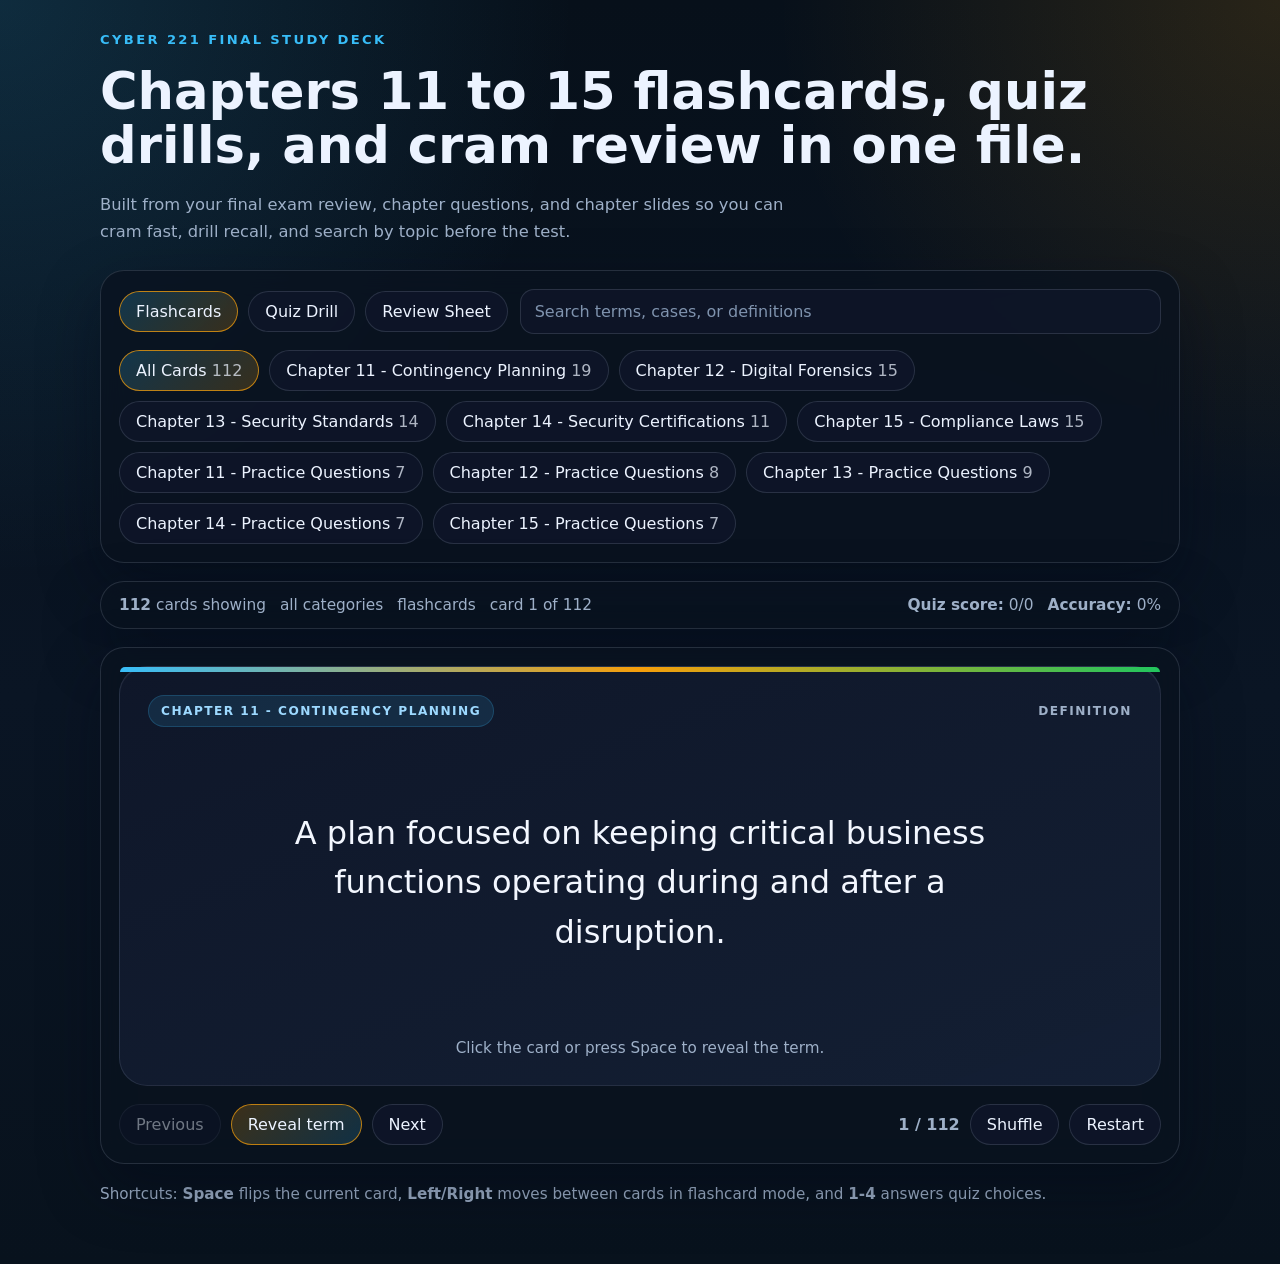
<file: cyber221-final/index.html>
﻿<!DOCTYPE html>
<html lang="en">
<head>
  <meta charset="UTF-8">
  <meta name="viewport" content="width=device-width, initial-scale=1.0">
  <title>CYBER 221 Final Exam Prep</title>
  <style>
    :root {
      --bg: #09111b;
      --bg-soft: #0f1b2d;
      --panel: rgba(10, 18, 31, 0.78);
      --panel-strong: rgba(15, 23, 42, 0.96);
      --card: linear-gradient(160deg, rgba(15, 23, 42, 0.98), rgba(20, 32, 53, 0.96));
      --text: #ecf3ff;
      --muted: #9eb0c8;
      --border: rgba(148, 163, 184, 0.2);
      --accent: #f59e0b;
      --accent-2: #22c55e;
      --accent-3: #38bdf8;
      --danger: #fb7185;
      --shadow: 0 24px 60px rgba(2, 8, 23, 0.4);
      --radius: 24px;
    }

    * {
      box-sizing: border-box;
    }

    body {
      margin: 0;
      min-height: 100vh;
      font-family: "Segoe UI", Inter, system-ui, -apple-system, BlinkMacSystemFont, sans-serif;
      color: var(--text);
      background:
        radial-gradient(circle at top left, rgba(56, 189, 248, 0.16), transparent 32%),
        radial-gradient(circle at top right, rgba(245, 158, 11, 0.14), transparent 28%),
        linear-gradient(180deg, #07101a 0%, #0a1524 55%, #08121d 100%);
    }

    .shell {
      max-width: 1120px;
      margin: 0 auto;
      padding: 32px 20px 56px;
    }

    .hero {
      display: grid;
      gap: 18px;
      margin-bottom: 24px;
    }

    .eyebrow {
      font-size: 0.82rem;
      letter-spacing: 0.18em;
      text-transform: uppercase;
      color: var(--accent-3);
      font-weight: 700;
    }

    h1 {
      margin: 0;
      font-size: clamp(2rem, 4vw, 3.4rem);
      line-height: 1.05;
    }

    .hero p {
      margin: 0;
      max-width: 700px;
      color: var(--muted);
      font-size: 1.02rem;
      line-height: 1.7;
    }

    .toolbar,
    .content-panel,
    .stats-panel {
      background: var(--panel);
      backdrop-filter: blur(14px);
      border: 1px solid var(--border);
      border-radius: var(--radius);
      box-shadow: var(--shadow);
    }

    .toolbar {
      padding: 18px;
      display: grid;
      gap: 16px;
      margin-bottom: 18px;
    }

    .toolbar-row {
      display: flex;
      flex-wrap: wrap;
      gap: 12px;
      align-items: center;
      justify-content: space-between;
    }

    .segmented,
    .chip-row {
      display: flex;
      flex-wrap: wrap;
      gap: 10px;
    }

    .segment,
    .chip,
    .action,
    .option {
      border: 1px solid var(--border);
      background: rgba(15, 23, 42, 0.82);
      color: var(--text);
      border-radius: 999px;
      padding: 10px 16px;
      font: inherit;
      cursor: pointer;
      transition: transform 0.16s ease, border-color 0.16s ease, background 0.16s ease, color 0.16s ease;
    }

    .segment:hover,
    .chip:hover,
    .action:hover,
    .option:hover {
      transform: translateY(-1px);
      border-color: rgba(56, 189, 248, 0.6);
    }

    .segment.active,
    .chip.active {
      background: linear-gradient(135deg, rgba(56, 189, 248, 0.2), rgba(245, 158, 11, 0.2));
      border-color: rgba(245, 158, 11, 0.75);
    }

    .search {
      min-width: 260px;
      flex: 1 1 320px;
      border-radius: 14px;
      border: 1px solid var(--border);
      background: rgba(15, 23, 42, 0.8);
      color: var(--text);
      padding: 12px 14px;
      font: inherit;
    }

    .search::placeholder {
      color: #7f93ae;
    }

    .stats-panel {
      padding: 14px 18px;
      margin-bottom: 18px;
      display: flex;
      flex-wrap: wrap;
      gap: 10px 18px;
      align-items: center;
      justify-content: space-between;
    }

    .stats-line {
      display: flex;
      flex-wrap: wrap;
      gap: 8px 14px;
      color: var(--muted);
      font-size: 0.96rem;
    }

    .content-panel {
      padding: 18px;
    }

    .study-card {
      position: relative;
      min-height: 420px;
      perspective: 1200px;
    }

    .study-card-inner {
      position: relative;
      min-height: 420px;
      transform-style: preserve-3d;
      transition: transform 0.48s ease;
    }

    .study-card-inner.flipped {
      transform: rotateY(180deg);
    }

    .card-face {
      position: absolute;
      inset: 0;
      display: flex;
      flex-direction: column;
      justify-content: space-between;
      gap: 18px;
      padding: 28px;
      border-radius: 28px;
      background: var(--card);
      border: 1px solid rgba(148, 163, 184, 0.16);
      backface-visibility: hidden;
      box-shadow: inset 0 1px 0 rgba(255, 255, 255, 0.04);
    }

    .card-face::before {
      content: "";
      position: absolute;
      inset: 0 0 auto 0;
      height: 5px;
      border-radius: 28px 28px 0 0;
      background: linear-gradient(90deg, var(--accent-3), var(--accent), var(--accent-2));
    }

    .card-back {
      transform: rotateY(180deg);
    }

    .meta {
      display: flex;
      justify-content: space-between;
      gap: 12px;
      align-items: center;
      color: var(--muted);
      text-transform: uppercase;
      letter-spacing: 0.12em;
      font-size: 0.76rem;
      font-weight: 700;
    }

    .badge {
      display: inline-flex;
      align-items: center;
      gap: 8px;
      border-radius: 999px;
      padding: 8px 12px;
      background: rgba(56, 189, 248, 0.12);
      color: #9dd9ff;
      border: 1px solid rgba(56, 189, 248, 0.2);
    }

    .prompt,
    .answer {
      display: grid;
      place-items: center;
      flex: 1;
      text-align: center;
    }

    .prompt p,
    .answer h2 {
      margin: 0;
      max-width: 760px;
    }

    .prompt p {
      font-size: clamp(1.35rem, 2.5vw, 2.3rem);
      line-height: 1.55;
      color: #f3f7ff;
    }

    .answer h2 {
      font-size: clamp(1.9rem, 4vw, 3.5rem);
      line-height: 1.1;
    }

    .hint {
      color: var(--muted);
      text-align: center;
      font-size: 0.95rem;
    }

    .control-row {
      display: flex;
      flex-wrap: wrap;
      justify-content: space-between;
      align-items: center;
      gap: 12px;
      margin-top: 18px;
    }

    .control-group {
      display: flex;
      flex-wrap: wrap;
      gap: 10px;
      align-items: center;
    }

    .action.primary {
      background: linear-gradient(135deg, rgba(245, 158, 11, 0.22), rgba(56, 189, 248, 0.18));
      border-color: rgba(245, 158, 11, 0.72);
    }

    .action:disabled,
    .option:disabled {
      opacity: 0.45;
      cursor: not-allowed;
      transform: none;
    }

    .counter {
      color: var(--muted);
      font-weight: 600;
    }

    .quiz-shell {
      display: grid;
      gap: 18px;
    }

    .quiz-card {
      border-radius: 28px;
      border: 1px solid rgba(148, 163, 184, 0.16);
      background: var(--card);
      padding: 28px;
      box-shadow: inset 0 1px 0 rgba(255, 255, 255, 0.04);
    }

    .quiz-card h2 {
      margin: 0 0 14px;
      font-size: 1.15rem;
      color: var(--accent-3);
      letter-spacing: 0.08em;
      text-transform: uppercase;
    }

    .quiz-card p {
      margin: 0;
      font-size: clamp(1.2rem, 2.5vw, 2rem);
      line-height: 1.55;
    }

    .options {
      display: grid;
      gap: 12px;
    }

    .option {
      border-radius: 18px;
      padding: 16px 18px;
      text-align: left;
      font-weight: 600;
    }

    .option.correct {
      background: rgba(34, 197, 94, 0.16);
      border-color: rgba(34, 197, 94, 0.58);
    }

    .option.wrong {
      background: rgba(251, 113, 133, 0.16);
      border-color: rgba(251, 113, 133, 0.58);
    }

    .feedback {
      min-height: 72px;
      color: var(--muted);
      font-weight: 600;
      line-height: 1.6;
      max-width: 760px;
    }

    .review-list {
      display: grid;
      gap: 12px;
    }

    .review-item {
      border-radius: 20px;
      border: 1px solid rgba(148, 163, 184, 0.14);
      background: rgba(15, 23, 42, 0.7);
      overflow: hidden;
    }

    .review-item summary {
      list-style: none;
      cursor: pointer;
      padding: 18px 20px;
      font-size: 1.05rem;
      font-weight: 700;
      display: flex;
      justify-content: space-between;
      gap: 12px;
      align-items: center;
    }

    .review-item summary::-webkit-details-marker {
      display: none;
    }

    .review-item .review-body {
      padding: 0 20px 18px;
      color: var(--muted);
      line-height: 1.7;
    }

    .empty {
      text-align: center;
      padding: 54px 24px;
      color: var(--muted);
      display: grid;
      gap: 10px;
    }

    .footer-note {
      margin-top: 18px;
      color: var(--muted);
      font-size: 0.95rem;
      line-height: 1.7;
    }

    @media (max-width: 720px) {
      .shell {
        padding: 24px 14px 42px;
      }

      .toolbar,
      .content-panel,
      .stats-panel {
        border-radius: 20px;
      }

      .card-face,
      .quiz-card {
        padding: 22px;
      }

      .study-card,
      .study-card-inner {
        min-height: 470px;
      }

      .control-row {
        align-items: stretch;
      }

      .control-group {
        width: 100%;
        justify-content: center;
      }

      .action,
      .segment,
      .chip {
        width: 100%;
        justify-content: center;
      }

      .toolbar-row {
        justify-content: stretch;
      }
    }
  </style>
</head>
<body>
  <div class="shell">
    <section class="hero">
      <div class="eyebrow">CYBER 221 Final Study Deck</div>
      <h1>Chapters 11 to 15 flashcards, quiz drills, and cram review in one file.</h1>
      <p>Built from your final exam review, chapter questions, and chapter slides so you can cram fast, drill recall, and search by topic before the test.</p>
    </section>

    <section class="toolbar">
      <div class="toolbar-row">
        <div id="modeButtons" class="segmented"></div>
        <input id="searchInput" class="search" type="search" placeholder="Search terms, cases, or definitions" autocomplete="off">
      </div>
      <div id="categoryButtons" class="chip-row"></div>
    </section>

    <section class="stats-panel">
      <div id="summaryLine" class="stats-line"></div>
      <div id="quizLine" class="stats-line"></div>
    </section>

    <section id="content" class="content-panel"></section>

    <div class="footer-note">
      Shortcuts: <strong>Space</strong> flips the current card, <strong>Left/Right</strong> moves between cards in flashcard mode, and <strong>1-4</strong> answers quiz choices.
    </div>
  </div>

  <script>
    const deck = {
    "title":  "CYBER 221 Final Exam Prep",
    "subject":  "Cybersecurity",
    "updatedAt":  "2026-05-03",
    "cardCount":  112,
    "categories":  [
                       "Chapter 11 - Contingency Planning",
                       "Chapter 12 - Digital Forensics",
                       "Chapter 13 - Security Standards",
                       "Chapter 14 - Security Certifications",
                       "Chapter 15 - Compliance Laws",
                       "Chapter 11 - Practice Questions",
                       "Chapter 12 - Practice Questions",
                       "Chapter 13 - Practice Questions",
                       "Chapter 14 - Practice Questions",
                       "Chapter 15 - Practice Questions"
                   ],
    "cards":  [
                  {
                      "category":  "Chapter 11 - Contingency Planning",
                      "term":  "Business Continuity Plan (BCP)",
                      "definition":  "A plan focused on keeping critical business functions operating during and after a disruption."
                  },
                  {
                      "category":  "Chapter 11 - Contingency Planning",
                      "term":  "Disaster Recovery Plan (DRP)",
                      "definition":  "A plan focused on restoring IT systems, data, and operations after a disaster or major disruption."
                  },
                  {
                      "category":  "Chapter 11 - Contingency Planning",
                      "term":  "Critical Business Function (CBF)",
                      "definition":  "A business process or service that is essential for the organization to keep operating."
                  },
                  {
                      "category":  "Chapter 11 - Contingency Planning",
                      "term":  "Maximum Tolerable Downtime (MTD)",
                      "definition":  "The longest time an organization can survive without a specific critical business function."
                  },
                  {
                      "category":  "Chapter 11 - Contingency Planning",
                      "term":  "Recovery Time Objective (RTO)",
                      "definition":  "The target amount of time allowed to restore a critical business function after disruption."
                  },
                  {
                      "category":  "Chapter 11 - Contingency Planning",
                      "term":  "Recovery Point Objective (RPO)",
                      "definition":  "The maximum acceptable amount of data loss measured as time since the last recoverable backup or restore point."
                  },
                  {
                      "category":  "Chapter 11 - Contingency Planning",
                      "term":  "Disaster",
                      "definition":  "An event that prevents a critical business function from operating longer than its maximum tolerable downtime."
                  },
                  {
                      "category":  "Chapter 11 - Contingency Planning",
                      "term":  "Incident",
                      "definition":  "An event that results in an actual or threatened violation of security policy."
                  },
                  {
                      "category":  "Chapter 11 - Contingency Planning",
                      "term":  "Incident response process",
                      "definition":  "The process commonly summarized as preparation, identification, notification, response, and follow-up."
                  },
                  {
                      "category":  "Chapter 11 - Contingency Planning",
                      "term":  "Identification phase",
                      "definition":  "The incident-handling step where the organization determines whether an event is truly an incident and performs triage."
                  },
                  {
                      "category":  "Chapter 11 - Contingency Planning",
                      "term":  "Response phase",
                      "definition":  "The incident-handling step focused on limiting damage, containing the incident, and beginning active handling."
                  },
                  {
                      "category":  "Chapter 11 - Contingency Planning",
                      "term":  "Full backup",
                      "definition":  "A backup that copies all selected data to backup media."
                  },
                  {
                      "category":  "Chapter 11 - Contingency Planning",
                      "term":  "Differential backup",
                      "definition":  "A backup that copies all data changed since the last full backup. Restoring usually needs the full backup plus the latest differential."
                  },
                  {
                      "category":  "Chapter 11 - Contingency Planning",
                      "term":  "Incremental backup",
                      "definition":  "A backup that copies only data changed since the most recent backup and is usually faster to create than a differential backup."
                  },
                  {
                      "category":  "Chapter 11 - Contingency Planning",
                      "term":  "Mirrored site",
                      "definition":  "A fully redundant recovery site that mirrors the primary site and can take over with very little delay."
                  },
                  {
                      "category":  "Chapter 11 - Contingency Planning",
                      "term":  "Hot site",
                      "definition":  "A recovery site with hardware, software, connectivity, and near-ready operations for quick recovery."
                  },
                  {
                      "category":  "Chapter 11 - Contingency Planning",
                      "term":  "Warm site",
                      "definition":  "A recovery site with some infrastructure in place but requiring additional setup or data restoration before full use."
                  },
                  {
                      "category":  "Chapter 11 - Contingency Planning",
                      "term":  "Cold site",
                      "definition":  "A basic recovery location with minimal equipment or services, usually the cheapest but slowest to activate."
                  },
                  {
                      "category":  "Chapter 11 - Contingency Planning",
                      "term":  "Mobile site",
                      "definition":  "A portable recovery facility that can be moved to provide temporary operations after a disruption."
                  },
                  {
                      "category":  "Chapter 12 - Digital Forensics",
                      "term":  "Digital forensics",
                      "definition":  "The process of identifying, preserving, collecting, examining, and presenting digital evidence."
                  },
                  {
                      "category":  "Chapter 12 - Digital Forensics",
                      "term":  "Real evidence",
                      "definition":  "Physical evidence that can be brought into court, such as a device or storage media."
                  },
                  {
                      "category":  "Chapter 12 - Digital Forensics",
                      "term":  "Documentary evidence",
                      "definition":  "Evidence stored in computer memory or storage, such as emails, logs, databases, files, and digital records."
                  },
                  {
                      "category":  "Chapter 12 - Digital Forensics",
                      "term":  "Testimonial evidence",
                      "definition":  "Evidence given through witness statements or testimony."
                  },
                  {
                      "category":  "Chapter 12 - Digital Forensics",
                      "term":  "Demonstrative evidence",
                      "definition":  "Evidence used to explain or illustrate facts, such as diagrams, timelines, models, or charts."
                  },
                  {
                      "category":  "Chapter 12 - Digital Forensics",
                      "term":  "Order of volatility",
                      "definition":  "The principle of collecting the most volatile data first, such as registers, cache, and RAM, before it changes or disappears."
                  },
                  {
                      "category":  "Chapter 12 - Digital Forensics",
                      "term":  "Chain of custody",
                      "definition":  "The running documentation showing how evidence was collected, handled, transferred, stored, and protected."
                  },
                  {
                      "category":  "Chapter 12 - Digital Forensics",
                      "term":  "Provenance",
                      "definition":  "The point of origin or history of a piece of evidence, often traced through the chain of custody."
                  },
                  {
                      "category":  "Chapter 12 - Digital Forensics",
                      "term":  "Legal hold",
                      "definition":  "A process requiring an organization to preserve and not alter evidence that may be used in court."
                  },
                  {
                      "category":  "Chapter 12 - Digital Forensics",
                      "term":  "E-discovery",
                      "definition":  "The process of identifying, preserving, collecting, and producing electronically stored information for legal matters."
                  },
                  {
                      "category":  "Chapter 12 - Digital Forensics",
                      "term":  "Computer as target",
                      "definition":  "A crime role where the computer or system is the object being attacked."
                  },
                  {
                      "category":  "Chapter 12 - Digital Forensics",
                      "term":  "Computer as instrument",
                      "definition":  "A crime role where the computer is used as the tool to commit the crime."
                  },
                  {
                      "category":  "Chapter 12 - Digital Forensics",
                      "term":  "Computer as repository",
                      "definition":  "A crime role where the computer stores evidence or data related to the crime."
                  },
                  {
                      "category":  "Chapter 12 - Digital Forensics",
                      "term":  "FAT32 and NTFS",
                      "definition":  "Windows file systems that digital forensic specialists may need to understand."
                  },
                  {
                      "category":  "Chapter 12 - Digital Forensics",
                      "term":  "Mobile device forensics",
                      "definition":  "Forensics involving mobile devices, which can be volatile, remotely managed, and still require ordinary chain-of-custody procedures."
                  },
                  {
                      "category":  "Chapter 13 - Security Standards",
                      "term":  "NIST",
                      "definition":  "A U.S. Department of Commerce agency that provides measurement and technology standards and creates security standards and guidelines."
                  },
                  {
                      "category":  "Chapter 13 - Security Standards",
                      "term":  "NIST Special Publications",
                      "definition":  "NIST documents that provide standards, guidelines, and recommended practices, including information security guidance."
                  },
                  {
                      "category":  "Chapter 13 - Security Standards",
                      "term":  "ISO",
                      "definition":  "A nongovernmental international organization that develops and publishes standards across many industries."
                  },
                  {
                      "category":  "Chapter 13 - Security Standards",
                      "term":  "OSI Reference Model",
                      "definition":  "An ISO model that describes how separate computer systems communicate across networks."
                  },
                  {
                      "category":  "Chapter 13 - Security Standards",
                      "term":  "OSI Application layer",
                      "definition":  "The OSI layer that provides the user interface that displays information to the user."
                  },
                  {
                      "category":  "Chapter 13 - Security Standards",
                      "term":  "W3C",
                      "definition":  "The main international standards organization for the World Wide Web, including standards such as HTML and CSS."
                  },
                  {
                      "category":  "Chapter 13 - Security Standards",
                      "term":  "IETF",
                      "definition":  "The organization that develops and promotes Internet standards, especially engineering standards for TCP/IP."
                  },
                  {
                      "category":  "Chapter 13 - Security Standards",
                      "term":  "RFC",
                      "definition":  "A Request for Comments document used for Internet standards and technical specifications; RFCs do not change once published."
                  },
                  {
                      "category":  "Chapter 13 - Security Standards",
                      "term":  "Proposed Standard (PS)",
                      "definition":  "The initial official stage of an RFC that defines a formal standard."
                  },
                  {
                      "category":  "Chapter 13 - Security Standards",
                      "term":  "Draft Standard (DS)",
                      "definition":  "The second IETF RFC standards stage after participants demonstrate deployment in working environments."
                  },
                  {
                      "category":  "Chapter 13 - Security Standards",
                      "term":  "Standard (STD)",
                      "definition":  "A mature IETF standard designation for specifications that have reached full standards status."
                  },
                  {
                      "category":  "Chapter 13 - Security Standards",
                      "term":  "IEEE",
                      "definition":  "An international nonprofit organization that develops standards related to electricity, electronics, and networking."
                  },
                  {
                      "category":  "Chapter 13 - Security Standards",
                      "term":  "IEEE 802.3",
                      "definition":  "The IEEE standard that contains the specification for Ethernet networking."
                  },
                  {
                      "category":  "Chapter 13 - Security Standards",
                      "term":  "PCI DSS as a standard",
                      "definition":  "A standard used to protect payment card transactions and cardholder data."
                  },
                  {
                      "category":  "Chapter 14 - Security Certifications",
                      "term":  "(ISC)2",
                      "definition":  "The International Information System Security Certification Consortium, a major organization offering security certifications."
                  },
                  {
                      "category":  "Chapter 14 - Security Certifications",
                      "term":  "Certified in Cybersecurity (CC)",
                      "definition":  "An entry-level (ISC)2 certification for security professionals."
                  },
                  {
                      "category":  "Chapter 14 - Security Certifications",
                      "term":  "CISSP",
                      "definition":  "The flagship (ISC)2 certification for experienced security professionals, managers, CISOs, CSOs, and senior security engineers."
                  },
                  {
                      "category":  "Chapter 14 - Security Certifications",
                      "term":  "CISSP domains",
                      "definition":  "The CISSP exam covers eight domains in the (ISC)2 Common Body of Knowledge."
                  },
                  {
                      "category":  "Chapter 14 - Security Certifications",
                      "term":  "Associate of (ISC)2",
                      "definition":  "A credential for people who pass an (ISC)2 exam but have not yet met the experience requirement for the full certification."
                  },
                  {
                      "category":  "Chapter 14 - Security Certifications",
                      "term":  "CCSP",
                      "definition":  "The Certified Cloud Security Professional credential for securing and managing cloud computing environments."
                  },
                  {
                      "category":  "Chapter 14 - Security Certifications",
                      "term":  "CompTIA Security+",
                      "definition":  "A vendor-neutral entry-level information security certification often considered a first step for IT professionals."
                  },
                  {
                      "category":  "Chapter 14 - Security Certifications",
                      "term":  "ISACA",
                      "definition":  "An organization that offers certifications and practices focused heavily on information systems audit, control, governance, and risk."
                  },
                  {
                      "category":  "Chapter 14 - Security Certifications",
                      "term":  "EC-Council",
                      "definition":  "The organization that offers the Certified Ethical Hacker (CEH), CHFI, and Licensed Penetration Tester certifications."
                  },
                  {
                      "category":  "Chapter 14 - Security Certifications",
                      "term":  "Certified Ethical Hacker (CEH)",
                      "definition":  "An EC-Council certification focused on ethical hacking knowledge and techniques."
                  },
                  {
                      "category":  "Chapter 14 - Security Certifications",
                      "term":  "GIAC",
                      "definition":  "A certification organization offering technical information security credentials in areas such as incident handling, forensics, and wireless security."
                  },
                  {
                      "category":  "Chapter 15 - Compliance Laws",
                      "term":  "HIPAA",
                      "definition":  "A U.S. law addressing the privacy and security of health information, including protection of electronic PHI."
                  },
                  {
                      "category":  "Chapter 15 - Compliance Laws",
                      "term":  "PHI",
                      "definition":  "Protected health information, which includes personally identifiable health data covered by HIPAA."
                  },
                  {
                      "category":  "Chapter 15 - Compliance Laws",
                      "term":  "ePHI",
                      "definition":  "Electronic protected health information whose confidentiality, integrity, and availability must be protected under HIPAA."
                  },
                  {
                      "category":  "Chapter 15 - Compliance Laws",
                      "term":  "PCI DSS",
                      "definition":  "A payment card industry standard that helps merchants and financial institutions protect cardholder data."
                  },
                  {
                      "category":  "Chapter 15 - Compliance Laws",
                      "term":  "GLBA",
                      "definition":  "The Gramm-Leach-Bliley Act, which addresses privacy and security of consumer financial information."
                  },
                  {
                      "category":  "Chapter 15 - Compliance Laws",
                      "term":  "FFIEC",
                      "definition":  "The Federal Financial Institutions Examination Council, a regulatory committee serving the U.S. banking community."
                  },
                  {
                      "category":  "Chapter 15 - Compliance Laws",
                      "term":  "SOX",
                      "definition":  "The Sarbanes-Oxley Act, which applies to publicly traded companies and helps protect investors from financial fraud."
                  },
                  {
                      "category":  "Chapter 15 - Compliance Laws",
                      "term":  "SOX Section 404",
                      "definition":  "A requirement for executive officers to establish, maintain, review, and report on internal controls over financial reporting."
                  },
                  {
                      "category":  "Chapter 15 - Compliance Laws",
                      "term":  "ICFR",
                      "definition":  "Internal controls over financial reporting, a major focus of SOX Section 404."
                  },
                  {
                      "category":  "Chapter 15 - Compliance Laws",
                      "term":  "GDPR",
                      "definition":  "A European Union regulation that controls how personal data of EU citizens is collected, stored, used, and retired."
                  },
                  {
                      "category":  "Chapter 15 - Compliance Laws",
                      "term":  "FISMA",
                      "definition":  "The Federal Information Security Management Act, which provides guidance for running federal information systems."
                  },
                  {
                      "category":  "Chapter 15 - Compliance Laws",
                      "term":  "PII",
                      "definition":  "Personally identifiable information, such as names, addresses, SSNs, driver\u0027s license numbers, financial data, health data, biometrics, and credentials."
                  },
                  {
                      "category":  "Chapter 15 - Compliance Laws",
                      "term":  "Integrity controls",
                      "definition":  "Controls that prevent unauthorized modification of information, such as controls protecting accurate financial reports and records."
                  },
                  {
                      "category":  "Chapter 15 - Compliance Laws",
                      "term":  "HIPAA and PCI DSS similarity",
                      "definition":  "Both include requirements that protect the confidentiality, integrity, and availability of data."
                  },
                  {
                      "category":  "Chapter 15 - Compliance Laws",
                      "term":  "GLBA oversight agencies",
                      "definition":  "GLBA oversight includes agencies such as the SEC, FTC, FDIC, Federal Reserve, NCUA, OCC, and OTS, but not the FCC."
                  },
                  {
                      "category":  "Chapter 11 - Practice Questions",
                      "term":  "Maximum tolerable downtime (MTD)",
                      "definition":  "Isabella is assessing how long her agency can continue without a data center during a power outage. It can survive for up to 9 hours. Which concept describes that maximum survival time?",
                      "choices":  [
                                      "Critical business function (CBF)",
                                      "Maximum tolerable downtime (MTD)",
                                      "Recovery time objective (RTO)",
                                      "Recovery point objective (RPO)"
                                  ],
                      "explanation":  "MTD is the longest time an organization can survive without a critical business function before the outage becomes unacceptable.",
                      "source":  "Chapter 11 Questions"
                  },
                  {
                      "category":  "Chapter 11 - Practice Questions",
                      "term":  "Recovery time objective (RTO)",
                      "definition":  "Isabella determines it will take about 6 hours to move data center operations to another location. Which concept describes the time needed to restore the function?",
                      "choices":  [
                                      "Critical business function (CBF)",
                                      "Maximum tolerable downtime (MTD)",
                                      "Recovery time objective (RTO)",
                                      "Recovery point objective (RPO)"
                                  ],
                      "explanation":  "RTO is the target timeframe for restoring a critical business function after an interruption.",
                      "source":  "Chapter 11 Questions"
                  },
                  {
                      "category":  "Chapter 11 - Practice Questions",
                      "term":  "2 backups",
                      "definition":  "A server has a full backup on Sunday at 1 a.m. and differential backups Monday through Friday at 1 a.m. If it fails Wednesday at 9 a.m., how many backups are needed to restore it?",
                      "choices":  [
                                      "1",
                                      "2",
                                      "3",
                                      "4"
                                  ],
                      "explanation":  "With differential backups, restore the last full backup plus the most recent differential backup, so Sunday full plus Wednesday differential equals 2 backups.",
                      "source":  "Chapter 11 Questions"
                  },
                  {
                      "category":  "Chapter 11 - Practice Questions",
                      "term":  "It is faster to create differential weekday backups than incremental weekday backups.",
                      "definition":  "Which statement is NOT true about backup strategies?",
                      "choices":  [
                                      "A full backup backs up all files.",
                                      "A differential backup backs up files changed since the last full backup.",
                                      "An incremental backup backs up files changed since the last full or incremental backup.",
                                      "It is faster to create differential weekday backups than incremental weekday backups."
                                  ],
                      "explanation":  "Incremental weekday backups are usually faster to create because they only capture changes since the last backup, while differentials grow until the next full backup.",
                      "source":  "Chapter 11 Questions"
                  },
                  {
                      "category":  "Chapter 11 - Practice Questions",
                      "term":  "Response",
                      "definition":  "In which incident-handling step is the goal to contain the incident and prevent more damage?",
                      "choices":  [
                                      "Preparation",
                                      "Identification",
                                      "Response",
                                      "Recovery"
                                  ],
                      "explanation":  "The response phase focuses on containing the incident, limiting harm, and starting active handling of the event.",
                      "source":  "Chapter 11 Questions"
                  },
                  {
                      "category":  "Chapter 11 - Practice Questions",
                      "term":  "Identification",
                      "definition":  "In which incident-handling step does triage take place to determine whether an incident occurred and how serious it is?",
                      "choices":  [
                                      "Identification",
                                      "Preparation",
                                      "Response",
                                      "Recovery"
                                  ],
                      "explanation":  "Identification includes initial detection, triage, severity assessment, and deciding whether an event is truly an incident.",
                      "source":  "Chapter 11 Questions"
                  },
                  {
                      "category":  "Chapter 11 - Practice Questions",
                      "term":  "Disaster",
                      "definition":  "What is an event that prevents a critical business function from operating for longer than its maximum tolerable downtime?",
                      "choices":  [
                                      "Incident",
                                      "Breach",
                                      "Disaster",
                                      "Contingency"
                                  ],
                      "explanation":  "A disaster is severe enough to stop a critical business function beyond the organization\u0027s maximum tolerable downtime.",
                      "source":  "Chapter 11 Questions"
                  },
                  {
                      "category":  "Chapter 12 - Practice Questions",
                      "term":  "Documentary evidence",
                      "definition":  "Evidence stored in memory, storage, documents, logs, databases, email, or other files is what type of evidence?",
                      "choices":  [
                                      "Real evidence",
                                      "Documentary evidence",
                                      "Testimonial evidence",
                                      "Demonstrative evidence"
                                  ],
                      "explanation":  "Documentary evidence includes records such as email, logs, files, databases, and digital media that document activity.",
                      "source":  "Chapter 12 Questions"
                  },
                  {
                      "category":  "Chapter 12 - Practice Questions",
                      "term":  "Mainframes",
                      "definition":  "A digital forensics specialist is least likely to need in-depth knowledge of which topic?",
                      "choices":  [
                                      "Operating systems",
                                      "File systems",
                                      "Mainframes",
                                      "Storage devices"
                                  ],
                      "explanation":  "Digital forensics specialists need broad knowledge of hardware, memory, storage, operating systems, file systems, networks, and software; mainframes are less commonly required in typical cases.",
                      "source":  "Chapter 12 Questions"
                  },
                  {
                      "category":  "Chapter 12 - Practice Questions",
                      "term":  "Perpetrator",
                      "definition":  "A computing device may be the target, instrument, or repository in a crime. Which role does the computer itself not play?",
                      "choices":  [
                                      "Perpetrator",
                                      "Target",
                                      "Instrument",
                                      "Repository"
                                  ],
                      "explanation":  "The perpetrator is the person committing the crime; a computer can be used in the crime but is not the human actor.",
                      "source":  "Chapter 12 Questions"
                  },
                  {
                      "category":  "Chapter 12 - Practice Questions",
                      "term":  "Consider data volatility",
                      "definition":  "Which forensic principle helps ensure that evidence in memory is collected before it disappears?",
                      "choices":  [
                                      "Document everything",
                                      "Make copies",
                                      "Maintain chain of custody",
                                      "Consider data volatility"
                                  ],
                      "explanation":  "Volatile data, such as memory contents, can disappear quickly, so investigators collect it before less volatile evidence.",
                      "source":  "Chapter 12 Questions"
                  },
                  {
                      "category":  "Chapter 12 - Practice Questions",
                      "term":  "Chain of custody and provenance",
                      "definition":  "Which two concepts establish that evidence was collected and handled properly and help determine where it originated?",
                      "choices":  [
                                      "Authentication and authorization",
                                      "Chain of custody and provenance",
                                      "Hashing and encryption",
                                      "Preservation and deletion"
                                  ],
                      "explanation":  "Chain of custody documents evidence handling, while provenance helps establish the origin and history of the evidence.",
                      "source":  "Chapter 12 Questions"
                  },
                  {
                      "category":  "Chapter 12 - Practice Questions",
                      "term":  "Windows",
                      "definition":  "FAT32 and NTFS are file systems most closely associated with which operating system family?",
                      "choices":  [
                                      "Linux",
                                      "Windows",
                                      "macOS",
                                      "Android"
                                  ],
                      "explanation":  "FAT32 and NTFS are commonly associated with Windows systems; Linux often uses ext file systems and macOS uses APFS.",
                      "source":  "Chapter 12 Questions"
                  },
                  {
                      "category":  "Chapter 12 - Practice Questions",
                      "term":  "Mobile devices do not need ordinary chain of custody.",
                      "definition":  "Which statement is NOT true about mobile forensics?",
                      "choices":  [
                                      "Mobile devices may contain many kinds of useful evidence.",
                                      "Mobile devices do not need ordinary chain of custody.",
                                      "Mobile data can be volatile or remotely changed.",
                                      "Mobile devices may require special collection methods."
                                  ],
                      "explanation":  "Mobile forensic evidence still requires proper preservation, documentation, and chain of custody like other digital evidence.",
                      "source":  "Chapter 12 Questions"
                  },
                  {
                      "category":  "Chapter 12 - Practice Questions",
                      "term":  "Legal hold",
                      "definition":  "What process requires an organization to preserve and not alter evidence that may be needed for court or litigation?",
                      "choices":  [
                                      "Legal hold",
                                      "Incident response",
                                      "Risk assessment",
                                      "Backup rotation"
                                  ],
                      "explanation":  "A legal hold tells an organization to preserve relevant records and prevent deletion or alteration because litigation or investigation may require them.",
                      "source":  "Chapter 12 Questions"
                  },
                  {
                      "category":  "Chapter 13 - Practice Questions",
                      "term":  "W3C",
                      "definition":  "Which organization is a major source for CSS and HTML standards?",
                      "choices":  [
                                      "ISO",
                                      "IEEE",
                                      "IETF",
                                      "W3C"
                                  ],
                      "explanation":  "The World Wide Web Consortium, or W3C, develops major web standards including HTML and CSS.",
                      "source":  "Chapter 13 Questions"
                  },
                  {
                      "category":  "Chapter 13 - Practice Questions",
                      "term":  "TCP/IP",
                      "definition":  "The IETF primarily focuses on standards for what major networking protocol suite?",
                      "choices":  [
                                      "Bluetooth",
                                      "TCP/IP",
                                      "HTML/CSS",
                                      "Payment cards"
                                  ],
                      "explanation":  "The Internet Engineering Task Force develops and publishes internet standards, especially those related to TCP/IP.",
                      "source":  "Chapter 13 Questions"
                  },
                  {
                      "category":  "Chapter 13 - Practice Questions",
                      "term":  "Application layer",
                      "definition":  "Which OSI model layer includes user-facing network services and interfaces that display information?",
                      "choices":  [
                                      "Application layer",
                                      "Transport layer",
                                      "Network layer",
                                      "Physical layer"
                                  ],
                      "explanation":  "The application layer is the top OSI layer and supports services that interact directly with user applications.",
                      "source":  "Chapter 13 Questions"
                  },
                  {
                      "category":  "Chapter 13 - Practice Questions",
                      "term":  "RFCs may be modified.",
                      "definition":  "Which statement is NOT true about RFCs?",
                      "choices":  [
                                      "RFCs are published by the IETF process.",
                                      "RFCs may be modified.",
                                      "RFCs can document internet standards.",
                                      "A changed standard is normally issued as a new RFC."
                                  ],
                      "explanation":  "Published RFCs do not change in place; if the standard changes, a new RFC is created.",
                      "source":  "Chapter 13 Questions"
                  },
                  {
                      "category":  "Chapter 13 - Practice Questions",
                      "term":  "IEEE 802.3",
                      "definition":  "Which standard is associated with Ethernet?",
                      "choices":  [
                                      "IEEE 802.11",
                                      "IEEE 802.3",
                                      "ISO 27001",
                                      "PCI DSS"
                                  ],
                      "explanation":  "IEEE 802.3 defines Ethernet standards; IEEE 802.11 is associated with wireless LANs.",
                      "source":  "Chapter 13 Questions"
                  },
                  {
                      "category":  "Chapter 13 - Practice Questions",
                      "term":  "Draft Standard (DS)",
                      "definition":  "In the IETF RFC standards process, what is the second stage after successful deployment in working environments?",
                      "choices":  [
                                      "Proposed Standard (PS)",
                                      "Draft Standard (DS)",
                                      "Internet Standard (STD)",
                                      "Experimental RFC"
                                  ],
                      "explanation":  "Draft Standard is the next maturity stage after a proposed standard has shown successful implementation and deployment.",
                      "source":  "Chapter 13 Questions"
                  },
                  {
                      "category":  "Chapter 13 - Practice Questions",
                      "term":  "ISO",
                      "definition":  "Which organization provides the official definition of the OSI model?",
                      "choices":  [
                                      "IETF",
                                      "ISO",
                                      "IEEE",
                                      "NIST"
                                  ],
                      "explanation":  "The International Organization for Standardization, or ISO, defines the OSI reference model.",
                      "source":  "Chapter 13 Questions"
                  },
                  {
                      "category":  "Chapter 13 - Practice Questions",
                      "term":  "NIST",
                      "definition":  "Which U.S. federal agency in the Department of Commerce provides measurement and technology standards and guidance?",
                      "choices":  [
                                      "FCC",
                                      "FTC",
                                      "FBI",
                                      "NIST"
                                  ],
                      "explanation":  "The National Institute of Standards and Technology, or NIST, provides standards and guidance for technology, measurement, and cybersecurity.",
                      "source":  "Chapter 13 Questions"
                  },
                  {
                      "category":  "Chapter 13 - Practice Questions",
                      "term":  "Credit card information",
                      "definition":  "PCI DSS is designed to protect what type of information?",
                      "choices":  [
                                      "Health records",
                                      "Credit card information",
                                      "Tax filings",
                                      "Student grades"
                                  ],
                      "explanation":  "PCI DSS protects payment card data and applies to organizations that store, process, or transmit cardholder data.",
                      "source":  "Chapter 13 Questions"
                  },
                  {
                      "category":  "Chapter 14 - Practice Questions",
                      "term":  "Certified in Cybersecurity (CC)",
                      "definition":  "Which ISC2 certification is an entry-level starting point before more advanced ISC2 certifications?",
                      "choices":  [
                                      "Certified in Cybersecurity (CC)",
                                      "CISSP",
                                      "CCSP",
                                      "CISM"
                                  ],
                      "explanation":  "Certified in Cybersecurity, or CC, is ISC2\u0027s entry-level certification for people beginning in cybersecurity.",
                      "source":  "Chapter 14 Questions"
                  },
                  {
                      "category":  "Chapter 14 - Practice Questions",
                      "term":  "CISSP",
                      "definition":  "Which ISC2 flagship certification targets experienced security professionals and middle or senior managers?",
                      "choices":  [
                                      "Security+",
                                      "CC",
                                      "CISSP",
                                      "CEH"
                                  ],
                      "explanation":  "CISSP is ISC2\u0027s flagship advanced certification for experienced cybersecurity professionals and managers.",
                      "source":  "Chapter 14 Questions"
                  },
                  {
                      "category":  "Chapter 14 - Practice Questions",
                      "term":  "Associate of (ISC)2",
                      "definition":  "A person passes the CISSP exam but does not yet have the required work experience. Which credential can they hold?",
                      "choices":  [
                                      "CISSP provisional",
                                      "Security+",
                                      "CCSP",
                                      "Associate of (ISC)2"
                                  ],
                      "explanation":  "Associate of (ISC)2 is used when someone passes an ISC2 exam but has not yet completed the experience requirement.",
                      "source":  "Chapter 14 Questions"
                  },
                  {
                      "category":  "Chapter 14 - Practice Questions",
                      "term":  "8",
                      "definition":  "How many domains are covered by the CISSP Common Body of Knowledge?",
                      "choices":  [
                                      "6",
                                      "8",
                                      "10",
                                      "12"
                                  ],
                      "explanation":  "The CISSP exam is organized around 8 domains in the ISC2 Common Body of Knowledge.",
                      "source":  "Chapter 14 Questions"
                  },
                  {
                      "category":  "Chapter 14 - Practice Questions",
                      "term":  "CompTIA Security+",
                      "definition":  "For someone with little or no security experience, which certification is often a basic first step?",
                      "choices":  [
                                      "CISSP",
                                      "CompTIA Security+",
                                      "CISM",
                                      "CISA"
                                  ],
                      "explanation":  "CompTIA Security+ is a common entry-level cybersecurity certification for foundational security knowledge.",
                      "source":  "Chapter 14 Questions"
                  },
                  {
                      "category":  "Chapter 14 - Practice Questions",
                      "term":  "ISACA",
                      "definition":  "Which organization is known for certifications focused on information systems auditing, governance, and risk?",
                      "choices":  [
                                      "ISC2",
                                      "CompTIA",
                                      "EC-Council",
                                      "ISACA"
                                  ],
                      "explanation":  "ISACA is known for certifications such as CISA, CISM, CRISC, and CGEIT, which emphasize auditing, governance, risk, and management.",
                      "source":  "Chapter 14 Questions"
                  },
                  {
                      "category":  "Chapter 14 - Practice Questions",
                      "term":  "EC-Council",
                      "definition":  "Which organization offers the Certified Ethical Hacker (CEH) credential?",
                      "choices":  [
                                      "CompTIA",
                                      "EC-Council",
                                      "ISC2",
                                      "ISACA"
                                  ],
                      "explanation":  "The Certified Ethical Hacker, or CEH, credential is offered by EC-Council.",
                      "source":  "Chapter 14 Questions"
                  },
                  {
                      "category":  "Chapter 15 - Practice Questions",
                      "term":  "GDPR",
                      "definition":  "Which law or regulation is most directly connected to protecting consumer data that originates in Europe?",
                      "choices":  [
                                      "HIPAA",
                                      "SOX",
                                      "GLBA",
                                      "GDPR"
                                  ],
                      "explanation":  "The General Data Protection Regulation, or GDPR, protects personal data of people in the European Union and affects many organizations that handle EU data.",
                      "source":  "Chapter 15 Questions"
                  },
                  {
                      "category":  "Chapter 15 - Practice Questions",
                      "term":  "FISMA",
                      "definition":  "Which U.S. federal law provides information security guidance and requirements for federal agency systems?",
                      "choices":  [
                                      "HIPAA",
                                      "FISMA",
                                      "SOX",
                                      "PCI DSS"
                                  ],
                      "explanation":  "FISMA establishes information security requirements for U.S. federal agencies and their information systems.",
                      "source":  "Chapter 15 Questions"
                  },
                  {
                      "category":  "Chapter 15 - Practice Questions",
                      "term":  "NIST",
                      "definition":  "Which U.S. agency creates information security standards and guidelines used by federal government and industry?",
                      "choices":  [
                                      "FTC",
                                      "FCC",
                                      "NIST",
                                      "SEC"
                                  ],
                      "explanation":  "NIST creates cybersecurity standards, frameworks, and guidance used by federal agencies and widely adopted by industry.",
                      "source":  "Chapter 15 Questions"
                  },
                  {
                      "category":  "Chapter 15 - Practice Questions",
                      "term":  "FCC",
                      "definition":  "Which agency is NOT typically listed as an oversight agency for GLBA?",
                      "choices":  [
                                      "FTC",
                                      "Federal Reserve",
                                      "FDIC",
                                      "FCC"
                                  ],
                      "explanation":  "GLBA oversight is tied to financial regulators and the FTC; the FCC is not one of the main GLBA oversight agencies.",
                      "source":  "Chapter 15 Questions"
                  },
                  {
                      "category":  "Chapter 15 - Practice Questions",
                      "term":  "Publicly traded companies",
                      "definition":  "Which organizations are required to comply with SOX?",
                      "choices":  [
                                      "Hospitals",
                                      "Publicly traded companies",
                                      "Universities",
                                      "Small private businesses only"
                                  ],
                      "explanation":  "SOX applies to publicly traded companies and focuses on financial reporting controls and accountability.",
                      "source":  "Chapter 15 Questions"
                  },
                  {
                      "category":  "Chapter 15 - Practice Questions",
                      "term":  "Integrity",
                      "definition":  "Which security objective is most directly supported by controls that ensure financial reports are accurate and not improperly changed?",
                      "choices":  [
                                      "Integrity",
                                      "Availability",
                                      "Confidentiality",
                                      "Nonrepudiation"
                                  ],
                      "explanation":  "Integrity means information is accurate, complete, and protected from unauthorized or improper modification.",
                      "source":  "Chapter 15 Questions"
                  },
                  {
                      "category":  "Chapter 15 - Practice Questions",
                      "term":  "Both protect confidentiality, integrity, and availability.",
                      "definition":  "How are HIPAA and PCI DSS alike from an information security point of view?",
                      "choices":  [
                                      "Both only apply to banks.",
                                      "Both protect confidentiality, integrity, and availability.",
                                      "Both only apply in Europe.",
                                      "Both are optional guidelines with no security requirements."
                                  ],
                      "explanation":  "HIPAA and PCI DSS both include security requirements that protect data confidentiality, integrity, and availability, even though they cover different data types.",
                      "source":  "Chapter 15 Questions"
                  }
              ]
};
    const allCards = deck.cards;
    const categoryTotals = new Map();
    allCards.forEach((card) => {
      categoryTotals.set(card.category, (categoryTotals.get(card.category) || 0) + 1);
    });

    const state = {
      mode: 'flashcards',
      category: 'All',
      query: '',
      currentIndex: 0,
      flipped: false,
      quiz: null,
      quizAnswered: false,
      quizCorrect: 0,
      quizTotal: 0,
    };

    const modeButtons = document.getElementById('modeButtons');
    const categoryButtons = document.getElementById('categoryButtons');
    const summaryLine = document.getElementById('summaryLine');
    const quizLine = document.getElementById('quizLine');
    const content = document.getElementById('content');
    const searchInput = document.getElementById('searchInput');

    function escapeHtml(value) {
      return value
        .replace(/&/g, '&amp;')
        .replace(/</g, '&lt;')
        .replace(/>/g, '&gt;')
        .replace(/"/g, '&quot;')
        .replace(/'/g, '&#39;');
    }

    function shuffle(array) {
      const copy = [...array];
      for (let index = copy.length - 1; index > 0; index -= 1) {
        const swapIndex = Math.floor(Math.random() * (index + 1));
        [copy[index], copy[swapIndex]] = [copy[swapIndex], copy[index]];
      }
      return copy;
    }

    function getFilteredCards() {
      const query = state.query.trim().toLowerCase();
      return allCards.filter((card) => {
        const matchesCategory = state.category === 'All' || card.category === state.category;
        if (!matchesCategory) {
          return false;
        }

        if (!query) {
          return true;
        }

        return [card.category, card.term, card.definition].some((value) =>
          value.toLowerCase().includes(query)
        );
      });
    }

    function clampCurrentIndex(cards) {
      if (!cards.length) {
        state.currentIndex = 0;
        return;
      }

      if (state.currentIndex > cards.length - 1) {
        state.currentIndex = cards.length - 1;
      }
    }

    function renderModeButtons() {
      const modes = [
        ['flashcards', 'Flashcards'],
        ['quiz', 'Quiz Drill'],
        ['review', 'Review Sheet'],
      ];

      modeButtons.innerHTML = modes
        .map(([id, label]) => `<button class="segment ${state.mode === id ? 'active' : ''}" data-action="set-mode" data-mode="${id}">${label}</button>`)
        .join('');
    }

    function renderCategoryButtons() {
      const categories = ['All', ...deck.categories];
      categoryButtons.innerHTML = categories
        .map((category) => {
          const label = category === 'All' ? 'All Cards' : category;
          const count = category === 'All' ? allCards.length : categoryTotals.get(category);
          return `<button class="chip ${state.category === category ? 'active' : ''}" data-action="set-category" data-category="${category}">${label} <span style="opacity:.72">${count}</span></button>`;
        })
        .join('');
    }

    function renderSummary(cards) {
      const categoryLabel = state.category === 'All' ? 'all categories' : state.category;
      const modeLabel = state.mode === 'flashcards' ? 'flashcards' : state.mode === 'quiz' ? 'quiz drill' : 'review sheet';
      const position = cards.length ? `card ${state.currentIndex + 1} of ${cards.length}` : 'no matches';

      summaryLine.innerHTML = `
        <span><strong>${cards.length}</strong> cards showing</span>
        <span>${categoryLabel}</span>
        <span>${modeLabel}</span>
        <span>${position}</span>
      `;

      const accuracy = state.quizTotal ? Math.round((state.quizCorrect / state.quizTotal) * 100) : 0;
      quizLine.innerHTML = `
        <span><strong>Quiz score:</strong> ${state.quizCorrect}/${state.quizTotal}</span>
        <span><strong>Accuracy:</strong> ${accuracy}%</span>
      `;
    }

    function nextCard(cards) {
      if (state.currentIndex < cards.length - 1) {
        state.currentIndex += 1;
        state.flipped = false;
      }
    }

    function prevCard() {
      if (state.currentIndex > 0) {
        state.currentIndex -= 1;
        state.flipped = false;
      }
    }

    function shuffleCards(cards) {
      const shuffled = shuffle(cards);
      const terms = new Set(shuffled.map((card) => `${card.category}::${card.term}`));
      const reordered = [];

      shuffled.forEach((card) => {
        const match = allCards.find((original) => original.category === card.category && original.term === card.term);
        if (match && terms.has(`${match.category}::${match.term}`)) {
          reordered.push(match);
        }
      });

      if (reordered.length === allCards.length) {
        reordered.forEach((card, index) => {
          allCards[index] = card;
        });
      } else {
        const filteredSet = new Set(cards.map((card) => `${card.category}::${card.term}`));
        const rest = allCards.filter((card) => !filteredSet.has(`${card.category}::${card.term}`));
        const combined = [...reordered, ...rest];
        combined.forEach((card, index) => {
          allCards[index] = card;
        });
      }

      state.currentIndex = 0;
      state.flipped = false;
    }

    function buildQuizQuestion(cards) {
      if (!cards.length) {
        return null;
      }

      const question = cards[Math.floor(Math.random() * cards.length)];
      if (Array.isArray(question.choices) && question.choices.length) {
        return {
          question,
          options: shuffle(question.choices.map((term) => ({ term, definition: '' }))),
          selected: null,
          usesProvidedChoices: true,
        };
      }

      let pool = cards.filter((card) => card.term !== question.term);
      if (pool.length < 3) {
        pool = allCards.filter((card) => card.term !== question.term);
      }

      const options = shuffle(pool)
        .slice(0, 3)
        .concat(question);

      return {
        question,
        options: shuffle(options),
        selected: null,
      };
    }

    function ensureQuiz(cards) {
      if (!cards.length) {
        state.quiz = null;
        state.quizAnswered = false;
        return;
      }

      const validCurrent = state.quiz && cards.some((card) => card.term === state.quiz.question.term && card.definition === state.quiz.question.definition);
      if (!validCurrent) {
        state.quiz = buildQuizQuestion(cards);
        state.quizAnswered = false;
      }
    }

    function buildQuizFeedback(quiz) {
      if (!state.quizAnswered) {
        return 'Choose the matching term for this definition.';
      }

      const selectedCard = quiz.options.find((option) => option.term === quiz.selected);
      const correctCard = quiz.question;
      const correctExplanation = correctCard.explanation || correctCard.definition;

      if (quiz.selected === correctCard.term) {
        return `Correct. ${escapeHtml(correctCard.term)} is right because ${escapeHtml(correctExplanation)}`;
      }

      if (quiz.usesProvidedChoices) {
        return `Not quite. The correct answer is ${escapeHtml(correctCard.term)} because ${escapeHtml(correctExplanation)}`;
      }

      const selectedExplanation = selectedCard
        ? `${escapeHtml(selectedCard.term)} means ${escapeHtml(selectedCard.definition)}`
        : `You chose ${escapeHtml(quiz.selected)}.`;

      return `Not quite. ${selectedExplanation} The correct answer is ${escapeHtml(correctCard.term)} because ${escapeHtml(correctExplanation)}`;
    }

    function renderFlashcards(cards) {
      if (!cards.length) {
        content.innerHTML = `
          <div class="empty">
            <h2>No cards match that filter.</h2>
            <div>Try clearing your search or switching categories.</div>
          </div>
        `;
        return;
      }

      const card = cards[state.currentIndex];
      content.innerHTML = `
        <div class="study-card">
          <div class="study-card-inner ${state.flipped ? 'flipped' : ''}" data-action="flip-card">
            <article class="card-face">
              <div class="meta">
                <span class="badge">${escapeHtml(card.category)}</span>
                <span>Definition</span>
              </div>
              <div class="prompt">
                <p>${escapeHtml(card.definition)}</p>
              </div>
              <div class="hint">Click the card or press Space to reveal the term.</div>
            </article>
            <article class="card-face card-back">
              <div class="meta">
                <span class="badge">${escapeHtml(card.category)}</span>
                <span>Term</span>
              </div>
              <div class="answer">
                <h2>${escapeHtml(card.term)}</h2>
              </div>
              <div class="hint">Use Left and Right arrows to keep moving.</div>
            </article>
          </div>
        </div>
        <div class="control-row">
          <div class="control-group">
            <button class="action" data-action="prev-card" ${state.currentIndex === 0 ? 'disabled' : ''}>Previous</button>
            <button class="action primary" data-action="flip-card">${state.flipped ? 'Hide term' : 'Reveal term'}</button>
            <button class="action" data-action="next-card" ${state.currentIndex === cards.length - 1 ? 'disabled' : ''}>Next</button>
          </div>
          <div class="control-group">
            <span class="counter">${state.currentIndex + 1} / ${cards.length}</span>
            <button class="action" data-action="shuffle-cards">Shuffle</button>
            <button class="action" data-action="restart-cards">Restart</button>
          </div>
        </div>
      `;
    }

    function renderQuiz(cards) {
      if (!cards.length) {
        content.innerHTML = `
          <div class="empty">
            <h2>No quiz questions match that filter.</h2>
            <div>Clear the search to bring the deck back.</div>
          </div>
        `;
        return;
      }

      ensureQuiz(cards);
      const quiz = state.quiz;
      const feedback = buildQuizFeedback(quiz);

      content.innerHTML = `
        <div class="quiz-shell">
          <article class="quiz-card">
            <h2>${escapeHtml(quiz.question.category)} quiz</h2>
            <p>${escapeHtml(quiz.question.definition)}</p>
          </article>
          <div class="options">
            ${quiz.options
              .map((option, index) => {
                const isCorrect = state.quizAnswered && option.term === quiz.question.term;
                const isWrong = state.quizAnswered && quiz.selected === option.term && option.term !== quiz.question.term;
                const classes = ['option'];
                if (isCorrect) classes.push('correct');
                if (isWrong) classes.push('wrong');
                return `<button class="${classes.join(' ')}" data-action="answer-quiz" data-term="${escapeHtml(option.term)}" ${state.quizAnswered ? 'disabled' : ''}>${index + 1}. ${escapeHtml(option.term)}</button>`;
              })
              .join('')}
          </div>
          <div class="control-row">
            <div class="feedback">${feedback}</div>
            <div class="control-group">
              <button class="action primary" data-action="next-quiz">${state.quizAnswered ? 'Next question' : 'Skip question'}</button>
            </div>
          </div>
        </div>
      `;
    }

    function renderReview(cards) {
      if (!cards.length) {
        content.innerHTML = `
          <div class="empty">
            <h2>No review items match that filter.</h2>
            <div>Try a broader search or switch back to all cards.</div>
          </div>
        `;
        return;
      }

      content.innerHTML = `
        <div class="review-list">
          ${cards
            .map((card) => `
              <details class="review-item">
                <summary>
                  <span>${escapeHtml(card.term)}</span>
                  <span class="badge">${escapeHtml(card.category)}</span>
                </summary>
                <div class="review-body">${escapeHtml(card.definition)}</div>
              </details>
            `)
            .join('')}
        </div>
      `;
    }

    function render() {
      const cards = getFilteredCards();
      clampCurrentIndex(cards);
      renderModeButtons();
      renderCategoryButtons();
      renderSummary(cards);
      searchInput.value = state.query;

      if (state.mode === 'flashcards') {
        renderFlashcards(cards);
      } else if (state.mode === 'quiz') {
        renderQuiz(cards);
      } else {
        renderReview(cards);
      }
    }

    searchInput.addEventListener('input', (event) => {
      state.query = event.target.value;
      state.currentIndex = 0;
      state.flipped = false;
      state.quiz = null;
      state.quizAnswered = false;
      render();
    });

    document.addEventListener('click', (event) => {
      const button = event.target.closest('[data-action]');
      if (!button) {
        return;
      }

      const action = button.dataset.action;
      const cards = getFilteredCards();

      if (action === 'set-mode') {
        state.mode = button.dataset.mode;
        state.flipped = false;
        state.quiz = null;
        state.quizAnswered = false;
        render();
        return;
      }

      if (action === 'set-category') {
        state.category = button.dataset.category;
        state.currentIndex = 0;
        state.flipped = false;
        state.quiz = null;
        state.quizAnswered = false;
        render();
        return;
      }

      if (action === 'flip-card') {
        state.flipped = !state.flipped;
        render();
        return;
      }

      if (action === 'prev-card') {
        prevCard();
        render();
        return;
      }

      if (action === 'next-card') {
        nextCard(cards);
        render();
        return;
      }

      if (action === 'restart-cards') {
        state.currentIndex = 0;
        state.flipped = false;
        render();
        return;
      }

      if (action === 'shuffle-cards') {
        shuffleCards(cards);
        render();
        return;
      }

      if (action === 'answer-quiz') {
        if (state.quizAnswered || !state.quiz) {
          return;
        }
        state.quizAnswered = true;
        state.quiz.selected = button.dataset.term;
        state.quizTotal += 1;
        if (state.quiz.selected === state.quiz.question.term) {
          state.quizCorrect += 1;
        }
        render();
        return;
      }

      if (action === 'next-quiz') {
        state.quiz = buildQuizQuestion(cards);
        state.quizAnswered = false;
        render();
      }
    });

    document.addEventListener('keydown', (event) => {
      const cards = getFilteredCards();
      if (state.mode === 'flashcards') {
        if (event.code === 'Space') {
          event.preventDefault();
          state.flipped = !state.flipped;
          render();
        } else if (event.key === 'ArrowRight') {
          nextCard(cards);
          render();
        } else if (event.key === 'ArrowLeft') {
          prevCard();
          render();
        }
        return;
      }

      if (state.mode === 'quiz' && /^[1-4]$/.test(event.key) && state.quiz && !state.quizAnswered) {
        const option = state.quiz.options[Number(event.key) - 1];
        if (option) {
          state.quizAnswered = true;
          state.quiz.selected = option.term;
          state.quizTotal += 1;
          if (state.quiz.selected === state.quiz.question.term) {
            state.quizCorrect += 1;
          }
          render();
        }
      }
    });

    render();
  </script>
</body>
</html>
</file>
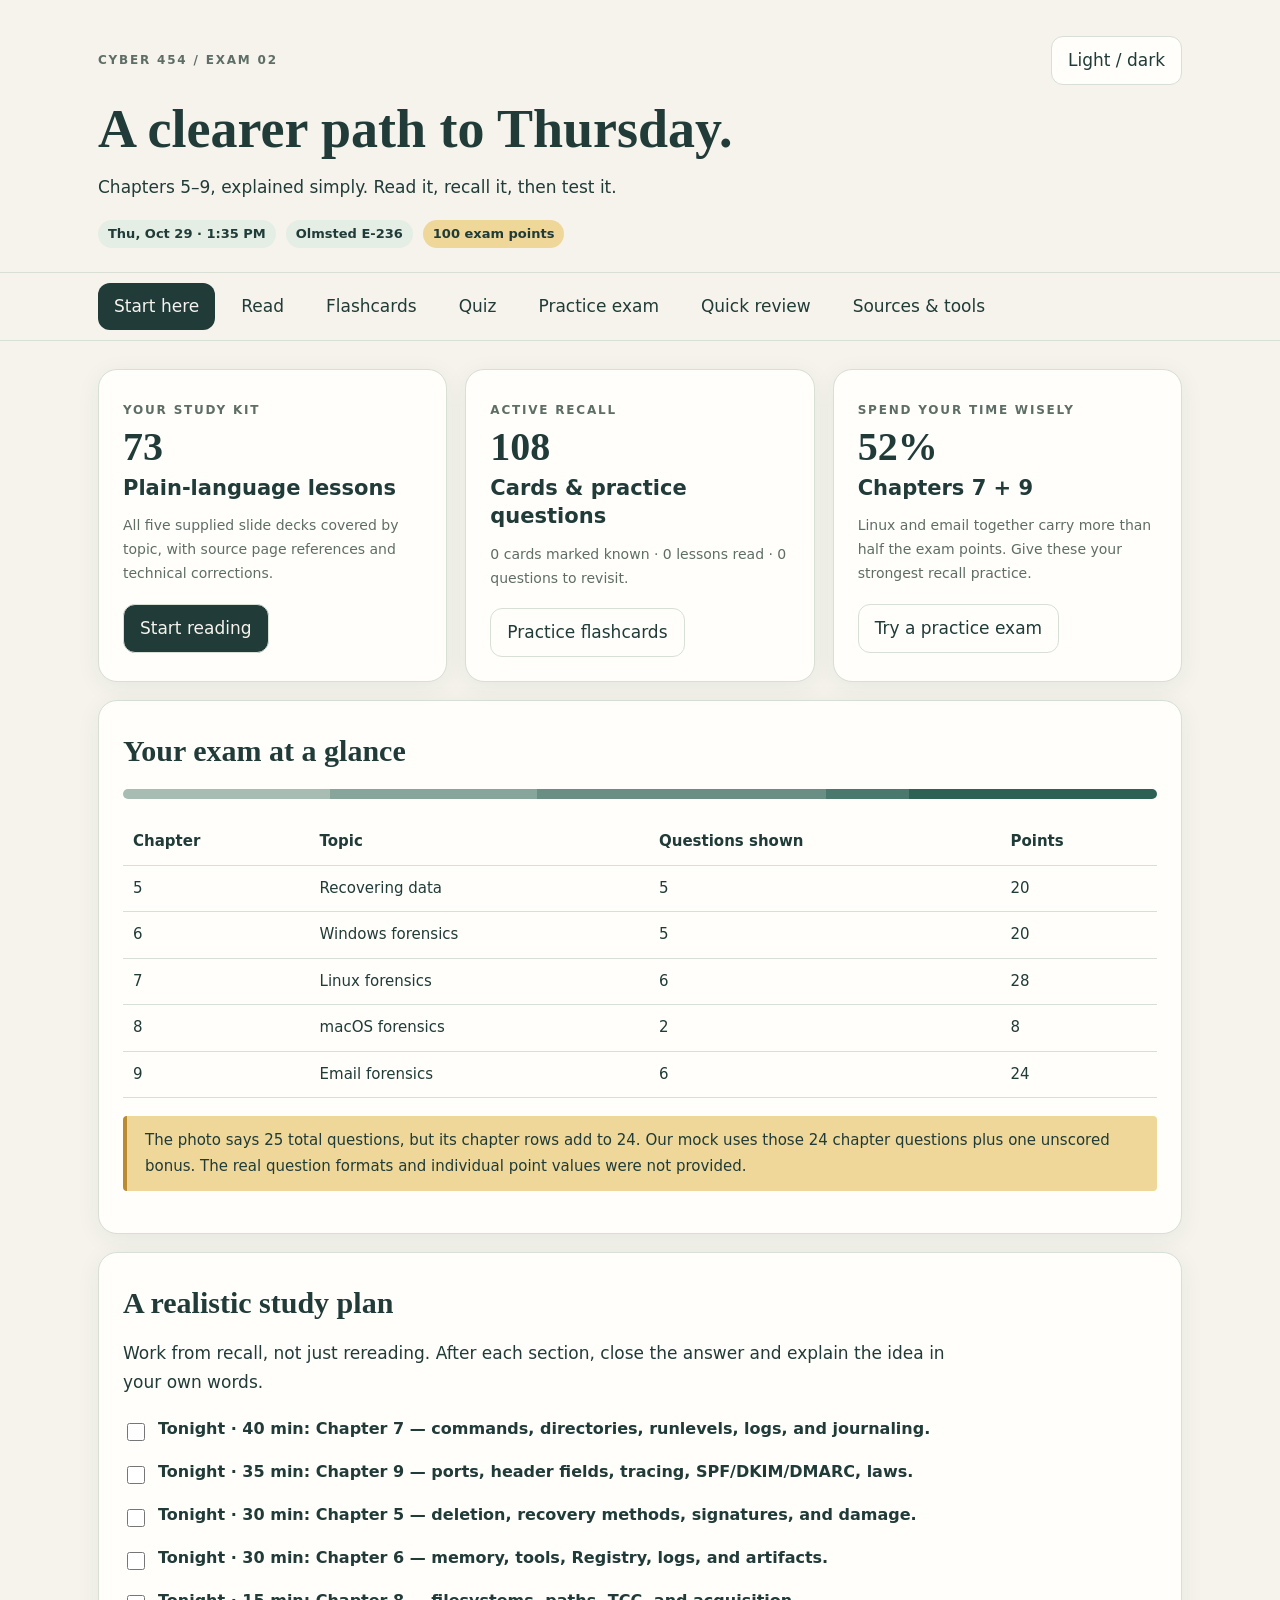
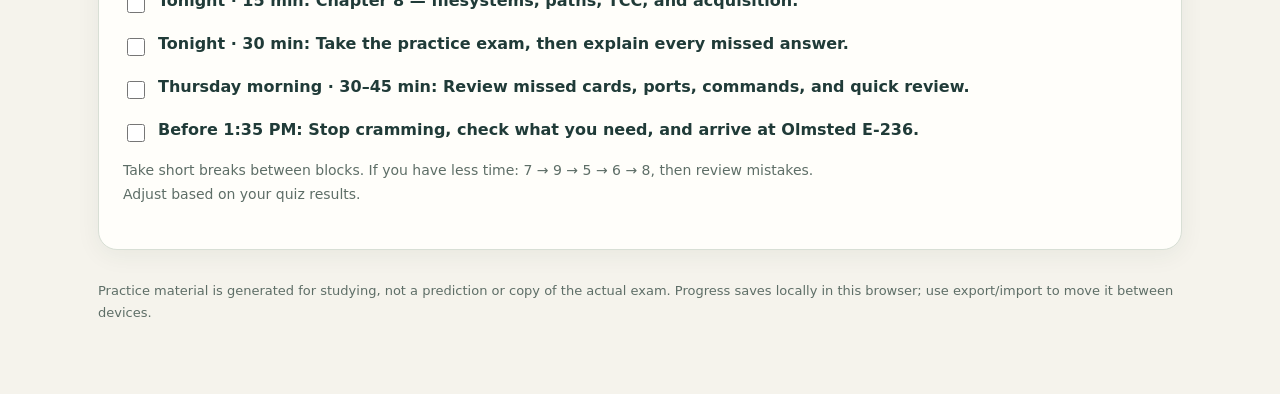
<file: cyber454-exam2/index.html>
<!doctype html>
<html lang="en"><head><meta charset="utf-8"><meta name="viewport" content="width=device-width,initial-scale=1"><meta name="theme-color" content="#173f3b"><title>CYBER 454 · Exam 2 Study Room</title>
<style>
:root{--bg:#f5f3ec;--card:#fffefa;--ink:#203b38;--muted:#5e6e67;--line:#d8dfd5;--green:#245b4d;--soft:#e4eee4;--gold:#eed798;--bad:#9c3035;--shadow:0 5px 24px #233c3510}*{box-sizing:border-box}body{margin:0;background:var(--bg);color:var(--ink);font:17px/1.7 system-ui,-apple-system,Segoe UI,sans-serif}body.dark{--bg:#172622;--card:#213630;--ink:#eef2e9;--muted:#bac8be;--line:#456052;--green:#9ed9b8;--soft:#304d3d;--gold:#685523;--bad:#ffa4a9}button,input,select{font:inherit}button,select,.download{min-height:46px;border:1px solid var(--line);border-radius:12px;background:var(--card);color:var(--ink);padding:9px 16px;cursor:pointer}button:hover,.download:hover{border-color:var(--green);background:var(--soft)}button:focus-visible,input:focus-visible,select:focus-visible,a:focus-visible{outline:3px solid #bd842a;outline-offset:3px}button:disabled{opacity:.65;cursor:default}button.primary{background:var(--ink);color:var(--bg)}a{color:var(--green)}header{max-width:1140px;margin:auto;padding:36px 28px 24px}.eyebrow{font-size:12px;letter-spacing:.15em;font-weight:750;text-transform:uppercase;color:var(--muted)}h1{font:600 clamp(32px,5vw,54px)/1.12 Georgia,serif;margin:14px 0}h2{font:600 30px/1.2 Georgia,serif;margin:8px 0 18px}h3{font-size:21px;line-height:1.35;margin:4px 0 12px}p{margin:10px 0 18px}.row{display:flex;flex-wrap:wrap;gap:10px;align-items:center}.between{justify-content:space-between}.sub{color:var(--muted);font-size:14px}.badge{display:inline-block;padding:3px 10px;border-radius:20px;background:var(--soft);font-size:13px;font-weight:650}.gold{background:var(--gold)}nav{position:sticky;top:0;z-index:5;background:var(--bg);border-block:1px solid var(--line)}nav .row{max-width:1140px;margin:auto;padding:10px 28px;flex-wrap:nowrap;overflow:auto}nav button{white-space:nowrap;border:0;background:transparent}nav button.active{background:var(--ink);color:var(--bg)}main{max-width:1140px;margin:auto;padding:28px 28px 70px}.grid{display:grid;grid-template-columns:repeat(auto-fit,minmax(240px,1fr));gap:18px}.card{background:var(--card);border:1px solid var(--line);border-radius:19px;padding:24px;box-shadow:var(--shadow);margin-bottom:18px}.card p{max-width:78ch}.number{font:600 40px Georgia,serif}.weights{display:flex;height:10px;border-radius:20px;overflow:hidden;margin:20px 0}.weights span{background:var(--green);opacity:var(--o)}label{font-weight:600}select,input[type=search]{background:var(--card);color:var(--ink);border:1px solid var(--line);border-radius:10px;padding:10px;max-width:100%}.toolbar{display:flex;flex-wrap:wrap;gap:14px;align-items:center;margin-bottom:22px}.toolbar input{flex:1;min-width:180px}.notice{border-left:4px solid #ba8b31;padding:12px 18px;background:var(--gold);border-radius:4px;margin:18px 0;font-size:15px}.lesson{scroll-margin-top:100px}.source{font-size:12px;color:var(--muted);margin-top:18px}.lesson p{white-space:pre-line}.flash{min-height:280px;width:100%;text-align:left;display:block;padding:30px;border-radius:20px;background:var(--card)}.flash .front{font:600 27px/1.4 Georgia,serif}.answer{background:var(--soft);padding:18px;border-radius:12px;margin:20px 0 0}.options{display:grid;gap:12px}.options button{text-align:left;padding:16px}.options .selected{border:2px solid var(--green);background:var(--soft)}.correct{border:2px solid var(--green)!important}.incorrect{border:2px solid var(--bad)!important}.feedback{padding:18px;background:var(--soft);margin-top:18px;border-radius:12px}.progress{height:7px;background:var(--line);border-radius:20px;margin:16px 0}.progress span{display:block;background:var(--green);height:100%;border-radius:20px}details{border-top:1px solid var(--line);padding:14px 0}summary{cursor:pointer;font-weight:600}table{border-collapse:collapse;width:100%;font-size:15px}td,th{text-align:left;padding:10px;border-bottom:1px solid var(--line)}.scroll{overflow:auto}footer{font-size:13px;color:var(--muted);margin-top:30px}code,pre{font-family:ui-monospace,Consolas,monospace}pre{overflow:auto;white-space:pre-wrap;background:var(--soft);padding:18px;border-radius:10px}.hidden{display:none!important}.reading{max-width:840px;margin:auto}.check{display:flex;gap:10px;align-items:flex-start;font-size:16px;margin:14px 0}.check input{margin-top:8px;width:18px;height:18px;accent-color:var(--green)}@media(max-width:600px){header{padding:24px 18px 18px}main{padding:20px 16px 50px}nav .row{padding:8px 12px;gap:3px}nav button{padding:8px 12px;font-size:15px}.card{padding:19px}.flash{padding:22px}.flash .front{font-size:23px}.toolbar{gap:10px}h2{font-size:27px}}@media print{nav,header button,.toolbar,.noprint,footer{display:none!important}body{background:white;color:black;font-size:12pt}main,header{max-width:none;padding:0}.card{border:0;box-shadow:none;padding:0;margin:20px 0;break-inside:avoid}.reading{max-width:none}.notice{border:1px solid gray;background:white}details{display:none}}
</style></head><body>
<header><div class="row between"><span class="eyebrow">CYBER 454 / EXAM 02</span><button id="theme" aria-label="Toggle dark mode">Light / dark</button></div><h1>A clearer path to Thursday.</h1><p>Chapters 5–9, explained simply. Read it, recall it, then test it.</p><div class="row"><span class="badge">Thu, Oct 29 · 1:35 PM</span><span class="badge">Olmsted E-236</span><span class="badge gold">100 exam points</span></div></header>
<nav aria-label="Study modes"><div class="row" id="nav"></div></nav><main id="main"></main>
<script>
const DATA = {"topics": [{"id": "t1", "ch": 5, "title": "Deletion is not erasure", "ref": "3–10", "body": "Think of a file system as a library catalog. Deleting an entry can remove the directions to a book without destroying its pages. A normal deletion generally makes storage reusable; recoverable bytes may remain until overwritten or otherwise erased. Stop unnecessary writes, acquire an image, verify its hash, and recover to a different destination. Recovery is a possibility, not a promise. SSD TRIM and garbage collection can reduce recovery opportunities.", "q": "Why may a normally deleted file still be recoverable?", "a": "Its bytes may remain until its storage is reused.", "wrong": ["Deletion always makes an automatic backup.", "All deleted files are permanently stored in RAM.", "Deletion encrypts the file without removing it."]}, {"id": "t2", "ch": 5, "title": "Sectors, clusters, and slack", "ref": "4–5", "body": "A sector is a storage unit at the device level. A cluster is a file-system allocation unit made of one or more sectors. A small file may occupy only part of its final cluster: the unused tail is file slack. Unallocated space consists of clusters not assigned to active files. An HDD uses magnetic platters and heads; an SSD uses flash chips and a controller. Both can hold evidence, but their deletion behavior differs.", "q": "Unused bytes after a file ends inside its allocated cluster are called what?", "a": "File slack", "wrong": ["Unallocated clusters", "The master boot record", "A hard link"]}, {"id": "t3", "ch": 5, "title": "FAT chains", "ref": "6–8", "body": "FAT16/FAT32 use a file allocation table to track a chain of clusters. Each chain entry points toward the next cluster; EOC marks the end. Other values identify free, reserved, or bad clusters. Deleting a file releases its chain for reuse. If the chain information is lost, fragmentation can make recovery harder even when some content remains. FAT is not limited to old Windows installations; the slides use older Windows to introduce it.", "q": "What does EOC identify in a FAT chain?", "a": "The end of the cluster chain", "wrong": ["An encrypted operating-system cache", "A damaged sector only", "The beginning of every directory"]}, {"id": "t4", "ch": 5, "title": "NTFS: MFT and bitmap", "ref": "9–10", "body": "The Master File Table (MFT) stores records describing files and directories, including names, timestamps, attributes, and data-location information. The volume cluster bitmap tracks allocation. Moving an item to the Recycle Bin is different from permanently deleting it. Technical correction: NTFS deletion clears the record’s in-use state; the slide’s special-character description should not be treated as the general NTFS mechanism. The important exam concept is that deletion need not immediately erase content.", "q": "Which NTFS structure describes individual files and their metadata?", "a": "Master File Table (MFT)", "wrong": ["SPF record", "Linux inode bitmap only", "POP3 mailbox"]}, {"id": "t5", "ch": 5, "title": "Windows recovery tools", "ref": "11–25", "body": "Recognize the tool-to-task matches from the slides: DiskDigger scans for recoverable files; WinUndelete offers a wizard for choosing a drive, file types, and restore destination; FreeUndelete is another recovery utility; OSForensics includes deleted-file searching; Autopsy provides forensic analysis and recovery from images. Product editions, pricing, and exact screens change, so study their roles. Recover onto another disk or working destination to avoid overwriting the evidence you need.", "q": "Which pair includes full forensic tools with deleted-file recovery?", "a": "OSForensics and Autopsy", "wrong": ["PsLoggedOn and netstat", "SPF and DKIM", "GRUB and LILO"]}, {"id": "t6", "ch": 5, "title": "Linux inodes and links", "ref": "26–27", "body": "An inode holds file metadata and references to data; directory entries associate names with inode numbers. Hard links are additional names for the same underlying file. Removing one name decrements the link count. Storage becomes reclaimable after the last hard link is removed and no process still holds the file open. A symbolic or soft link points to a path and does not preserve the target in the same way. The slides simplify deletion to the reference count reaching zero.", "q": "A file has two hard links. One is removed. What normally happens?", "a": "The remaining hard link still accesses the file.", "wrong": ["Both names are automatically erased.", "The inode becomes a Windows MFT record.", "A soft link is automatically created."]}, {"id": "t7", "ch": 5, "title": "Linux recovery with grep and extundelete", "ref": "28–29", "body": "The slides propose reducing writes with legacy single-user mode (init 1), then searching raw data. In grep -i -a -B10 -A100 \"forensics\" image.dd, -i ignores case, -a treats input as text, and -B/-A include lines before/after the match. This extracts matching content, not necessarily a complete original file. extundelete targets ext3/ext4 recovery; the lecture example is extundelete /dev/sda4 --restore-all. Actual recovery depends on filesystem features and remaining metadata. Use copies for practice.", "q": "Which utility in Chapter 5 targets ext3/ext4 undelete?", "a": "extundelete", "wrong": ["ListDLLs", "MacDrive", "PsInfo"]}, {"id": "t8", "ch": 5, "title": "Scalpel and file carving", "ref": "30–32, 44", "body": "File carving recognizes content patterns such as headers and footers rather than relying on a healthy directory entry. Scalpel workflow: install; enable the desired file formats in /etc/scalpel/scalpel.conf; choose an empty output directory; run scalpel against the image with -o for output. Carving is useful when metadata is damaged, but may lose filenames, timestamps, or fragmented pieces. It cannot reconstruct bytes that have actually been overwritten merely by recognizing a header.", "q": "Which recovery method searches file signatures rather than intact directory metadata?", "a": "File carving", "wrong": ["Email remailing", "Registry editing", "Volume formatting"]}, {"id": "t9", "ch": 5, "title": "Signature memory sheet", "ref": "45–46", "body": "Memorize the abbreviated prefixes shown in class: JPEG FF D8; BMP 42 4D; EXE 4D 5A; GIF 47 49; MP3 with ID3 49 44; PDF 25 50; ZIP 50 4B; PNG 89 50; WAV and AVI 52 49. These are short clues, not complete unique validators. WAV and AVI both use RIFF and need later type bytes to distinguish them. Not every MP3 starts with an ID3 tag. A filename extension can be renamed; content signatures give another clue.", "q": "The class prefix 4D 5A most strongly suggests which file type?", "a": "Windows EXE", "wrong": ["JPEG", "PDF", "PNG"]}, {"id": "t10", "ch": 5, "title": "Physical versus logical damage", "ref": "36–39", "body": "Physical damage involves hardware such as a drive controller, read/write head, or platter. Logical damage affects structures such as file-system metadata, even if the hardware still reads. The slides show connecting a drive to a test system, attempting access, imaging, and repair options. For evidence handling, preserve and image before making repairs when feasible; head or platter replacement belongs in a qualified recovery lab. Power failures during writes can leave logical structures inconsistent.", "q": "A healthy drive has corrupted directory structures after a power outage. What kind of damage is this?", "a": "Logical damage", "wrong": ["A broken read/write head", "A cracked platter", "A failed keyboard"]}, {"id": "t11", "ch": 5, "title": "Consistency checking", "ref": "39–42", "body": "Windows chkdsk, Linux fsck, and macOS Disk Utility are associated with file-system checking or repair. The Sleuth Kit and TestDisk also appear in the recovery discussion. A consistency checker compares structures against the filesystem rules; for example, . should refer to the directory itself and .. to its parent. Repairs may discard inconsistent entries, so a repair can change or destroy evidence. Journaling and battery-backed power reduce corruption risk but do not replace backups.", "q": "Why should a forensic examiner avoid immediately repairing the original evidence disk?", "a": "Repair may change or discard evidence.", "wrong": ["Repair always restores every deleted file.", "A checker cannot read directory structures.", "Hashing becomes unnecessary after repair."]}, {"id": "t12", "ch": 5, "title": "Zero-knowledge analysis", "ref": "43", "body": "Here, zero-knowledge analysis means recovery with few assumptions about the damaged file system, not a cryptographic zero-knowledge proof. The tool scans and uses knowledge of valid filesystem structures to reconstruct organization. It is slower than ordinary consistency checking but can help when existing metadata is severely destroyed. Compare: consistency checking trusts enough structure to check it; reconstruction starts with less trust; carving focuses on individual file content.", "q": "Which approach makes few assumptions about surviving filesystem structures?", "a": "Zero-knowledge analysis", "wrong": ["Normal consistency checking only", "SMTP relay", "A Recycle Bin restore only"]}, {"id": "t13", "ch": 5, "title": "macOS recovery overview", "ref": "33–35", "body": "The slides connect macOS recovery to its UNIX heritage and HFS+/APFS storage. They name MacKeeper as a historical recovery example. Do not make a recovery guarantee from a product name: filesystem type, encryption, snapshots, overwriting, and SSD behavior matter. First check Trash and available copies, then consider image-based recovery. A surviving backup can restore content that ordinary undelete cannot.", "q": "What most directly limits recovery of the original deleted bytes?", "a": "Those bytes have been overwritten or erased.", "wrong": ["The filename contains spaces.", "The file was placed in a folder.", "The investigator knows the file type."]}, {"id": "t14", "ch": 6, "title": "Windows versions and boot context", "ref": "3–11", "body": "The slides survey Windows 3.x, 95/NT, 98/2000, XP/Server 2003, Vista/7/Server 2008, 10/Server 2016, Server 2019, 11, Server 2022 and 2025. Establish the examined OS version because paths, artifacts, and boot systems differ. Ask whether the firewall and EFS are enabled. The lecture boot model is legacy: BIOS → POST → MBR/boot loader → NTLDR and boot.ini → kernel, HAL, Registry, subsystem. Modern Windows uses Boot Manager and winload with BIOS or UEFI; do not apply NTLDR to every version.", "q": "Which boot sequence vocabulary belongs to the legacy model in the slides?", "a": "NTLDR and boot.ini", "wrong": ["DKIM and IMAP", "TCC and knowledgeC", "Scalpel and EOC"]}, {"id": "t15", "ch": 6, "title": "Important Windows processes", "ref": "9–11", "body": "Know the roles: ntoskrnl.exe is the Windows kernel; hal.dll provides the hardware abstraction layer; smss.exe manages sessions; winlogon.exe supports interactive logon; lsass.exe handles local security; explorer.exe provides the desktop/file shell; csrss.exe is the client/server runtime subsystem. The slide spells the last item Crss.exe. Legacy ntdetect.com detects hardware; ntbootdd.sys relates to certain older boot configurations. fsutil can report filesystem information. A familiar process name alone does not prove a process is legitimate.", "q": "Which listed file is the Windows kernel?", "a": "ntoskrnl.exe", "wrong": ["explorer.exe", "pagefile.sys", "index.dat"]}, {"id": "t16", "ch": 6, "title": "Collect volatile evidence early", "ref": "12–13", "body": "Volatile evidence includes RAM contents, running processes, active connections, and logged-on users. Power loss can remove it. The chapter workflow is collect a memory dump → compute its hash → analyze in an isolated environment. Document the collection because live acquisition itself changes some state. A hash helps verify that the collected image has not changed; it does not prove that every interpretation of it is correct.", "q": "What is the chapter’s memory-analysis sequence?", "a": "Capture memory, hash the capture, analyze in isolation", "wrong": ["Shut down, clear logs, then capture RAM", "Edit memory first, then trust the filename", "Analyze only the Recycle Bin"]}, {"id": "t17", "ch": 6, "title": "Stack versus heap", "ref": "13", "body": "The stack organizes function-call state with last-in, first-out behavior: the newest call is unwound first. The heap provides dynamically allocated storage that can remain across function calls until released. Both may contain useful values or strings. Neither is a separate permanent archive. Memory evidence must be interpreted in process context rather than assuming every string was intentionally saved.", "q": "Which memory organization is associated with last-in, first-out behavior?", "a": "Stack", "wrong": ["Heap", "Volume Shadow Copy", "MFT"]}, {"id": "t18", "ch": 6, "title": "Match live-response tools", "ref": "14–19", "body": "PsList lists process information. PsInfo reports system/OS information. ListDLLs reports loaded DLLs. PsLoggedOn reports logon information. netstat reports network connections and listening endpoints. Example: investigate a suspicious network connection by combining netstat results with process information instead of treating the IP address alone as proof of malware.", "q": "Which tool is the direct match for loaded dynamic-link libraries?", "a": "ListDLLs", "wrong": ["PsInfo", "PsLoggedOn", "netstat"]}, {"id": "t19", "ch": 6, "title": "Paging versus hibernation", "ref": "20–21", "body": "pagefile.sys is disk-backed paging space that supports virtual memory and can retain memory fragments. hiberfil.sys stores hibernation-related memory state and can contain application artifacts. Depending on format and tool support, an examiner may convert and analyze a hibernation file or search strings. Neither is identical to a fresh live RAM capture. The files are commonly at the system drive root, not necessarily inside the Windows folder.", "q": "Which file is associated with hibernation rather than ordinary paging?", "a": "hiberfil.sys", "wrong": ["pagefile.sys", "boot.ini", "index.dat"]}, {"id": "t20", "ch": 6, "title": "Volume Shadow Copy", "ref": "22", "body": "Volume Shadow Copy Service (VSS) supports point-in-time volume snapshots. Older versions of changed data can help reconstruct or recover prior file states. The slide describes daily changed-block copying; snapshot frequency actually depends on configuration and the requester. A snapshot is different from RAM, a pagefile, or a deleted-file list. Investigate whether snapshots exist instead of assuming they are always available.", "q": "Where might an examiner find a previous state of a file?", "a": "A volume shadow copy", "wrong": ["Only the active TCP connection list", "An SPF record", "The CPU instruction register only"]}, {"id": "t21", "ch": 6, "title": "Windows event logs", "ref": "23–24", "body": "Event Viewer displays logs. Security relates to audited security events; Application to application events; System to OS/components; ForwardedEvents to collected remote events; Applications and Services to more specific providers. For a timeline, correlate relevant entries with user, process, and file evidence. Logging configuration and retention affect what exists. Absence of a log entry is not automatically absence of activity.", "q": "Which Windows interface is used to inspect event logs?", "a": "Event Viewer", "wrong": ["Scalpel", "GRUB", "DiskDigger only"]}, {"id": "t22", "ch": 6, "title": "User folders and program folders", "ref": "25", "body": "C:\\Users contains profiles for multiple users; C:\\Users\\username\\Documents holds one user’s documents. C:\\Program Files normally holds applications, and on 64-bit Windows C:\\Program Files (x86) conventionally holds 32-bit applications. Older Windows used Documents and Settings. Examine all relevant profiles, not just the currently logged-on user. The slide’s combined Windows documents and settings path is not a universal directory.", "q": "On 64-bit Windows, which directory conventionally holds 32-bit applications?", "a": "C:\\Program Files (x86)", "wrong": ["C:\\Users\\Public only", "C:\\Windows\\Logs only", "C:\\$MFT"]}, {"id": "t23", "ch": 6, "title": "Unallocated space, slack, and ADS", "ref": "26", "body": "Unallocated space is available for new allocation; slack is unused space within an allocated file’s last cluster. Both may hold remnants. NTFS alternate data streams (ADS) are additional named streams associated with a file and may store data separate from its default stream. ADS are not the same as deleted data. FTK indexing makes keyword searching across an image more efficient; a keyword match still needs context and validation.", "q": "An extra named stream attached to an NTFS file is what?", "a": "An alternate data stream", "wrong": ["A Linux runlevel", "An email Received field", "A volume partition table"]}, {"id": "t24", "ch": 6, "title": "Legacy browser artifact: index.dat", "ref": "27–28", "body": "index.dat belongs to legacy Internet Explorer activity, not Microsoft Edge. The slides associate it with browsing addresses, searches, and recently accessed items and name Window Washer as a viewing example. Identify the browser and version before selecting artifact locations. Finding a historical URL is evidence of recorded activity, not by itself proof that a particular person intentionally viewed the page.", "q": "Which browser family is associated with the chapter’s index.dat discussion?", "a": "Legacy Internet Explorer", "wrong": ["Microsoft Edge exclusively", "Safari exclusively", "Every browser without exception"]}, {"id": "t25", "ch": 6, "title": "Copy/move permissions and MAC times", "ref": "29–30", "body": "The lecture rule for the same NTFS volume: a normal copy inherits destination permissions; a normal move retains existing permissions. MAC in this context means Modified, Accessed, Created—not a network MAC address. Created refers to creation on that volume; Modified to content change; Accessed to access activity. Tools, OS settings, copying, and timestamp manipulation can complicate a timeline. Do not interpret a timestamp without context.", "q": "Under the chapter’s same-volume rule, a normally moved file does what?", "a": "Retains its existing permissions", "wrong": ["Always removes all permissions", "Always inherits destination permissions as a new copy", "Converts its permissions to SPF"]}, {"id": "t26", "ch": 6, "title": "Registry root keys", "ref": "31–35", "body": "The Registry stores configuration for the system, users, hardware, and programs. HKLM = machine-wide settings; HKCU = current user; HKU = loaded users; HKCR = classes/file associations; HKCC = current hardware configuration. The slides abbreviate HKEY_CURRENT_CONFIG as HCU; HKCC is the usual abbreviation. Registry evidence can point to USB use, wireless connections, application settings, recent activity, and removed software.", "q": "Which Registry root is most directly associated with machine-wide configuration?", "a": "HKEY_LOCAL_MACHINE", "wrong": ["HKEY_CURRENT_USER", "HKEY_CLASSES_ROOT only", "HKEY_CURRENT_CONFIG only"]}, {"id": "t27", "ch": 6, "title": "Control sets", "ref": "33–34", "body": "The slides present ControlSet001 as the booted set and ControlSet002 as last known good, CurrentControlSet as a reference to the active set, and Clone as a boot-time copy. Treat the numbering as a lecture example, not a fixed mapping on every Windows installation. The key exam idea is that CurrentControlSet selects active control configuration; different stored sets can support startup and recovery.", "q": "What is CurrentControlSet conceptually?", "a": "A reference to the active control set", "wrong": ["The folder containing every user document", "A copy of the email server", "The FAT end-of-chain marker"]}, {"id": "t28", "ch": 6, "title": "Application activity artifacts", "ref": "36–43", "body": "Use several artifacts together. UserAssist can record GUI-launched application activity. Prefetch can support application execution analysis and may include run information. Shimcache/AppCompatCache holds compatibility-related program metadata; its presence alone is not universal proof of execution. Amcache stores program/file inventory metadata. ShellBags preserve folder-view information and can help identify folders browsed. SRUM concerns resource usage. BAM/DAM relate to background/desktop activity management. Availability and meanings vary by Windows version.", "q": "Which artifact is especially associated with folder browsing/view settings?", "a": "ShellBags", "wrong": ["SPF", "Volume boot blocks", "POP3"]}, {"id": "t29", "ch": 6, "title": "A Windows investigation in plain language", "ref": "12–43", "body": "Suppose a user denies running a program and copying files. Preserve live memory and connections if appropriate; image the disk; inspect all relevant user profiles; correlate application artifacts, USB-related Registry data, file timestamps, and event logs. A single artifact can be ambiguous. A stronger conclusion connects multiple independent records with compatible timestamps and documented acquisition. Separate observed facts from inferred actions.", "q": "Why correlate several Windows artifacts?", "a": "One artifact may be incomplete or ambiguous.", "wrong": ["Multiple artifacts eliminate the need to preserve originals.", "Every artifact records exactly the same events.", "File names alone conclusively identify the user."]}, {"id": "t30", "ch": 7, "title": "Linux foundations, shells, and desktops", "ref": "3–4, 11–14, 18", "body": "Linux is a kernel used in distributions such as Ubuntu, Debian, Fedora, Mint, RHEL, openSUSE, and CentOS. The lecture timeline connects UNIX, GNU, Minix, and Linux (1991). A shell interprets commands: Bash, sh, ksh, and csh are examples. A graphical desktop is a different layer: GNOME, KDE Plasma, CDE, Enlightenment, Cinnamon, and LXDE. Cinnamon is associated with Mint; LXDE emphasizes low resource use. Do not confuse a distribution, a shell, and a desktop.", "q": "Which item is a shell rather than a distribution or desktop?", "a": "Bash", "wrong": ["Ubuntu", "GNOME", "KDE Plasma"]}, {"id": "t31", "ch": 7, "title": "Navigation and directory listing", "ref": "5–6", "body": "ls lists entries; ls -l gives a long listing; ls -a includes hidden dot-names. cd changes directory: cd .. moves to the parent, cd / to the filesystem root, and cd ~ to your home. mkdir creates a directory; mkdir -p also creates missing parents. Correction: ls -ls means long listing plus allocated-size information; use ls -lS to sort by size. Case matters in command flags.", "q": "Which command includes hidden dot-files in a directory listing?", "a": "ls -a", "wrong": ["cd ..", "mkdir -p", "ls -S alone"]}, {"id": "t32", "ch": 7, "title": "Copying, moving, and deleting", "ref": "5–7", "body": "cp copies; cp -R recursively copies directory contents. mv moves or renames. rm removes file names; rm -i prompts; rm -r operates recursively. rmdir removes empty directories, not arbitrary populated directories. These change data, so recognize them on an exam but practice on disposable files or copies. A command’s name does not make it a forensic acquisition tool.", "q": "Which command removes an empty directory?", "a": "rmdir", "wrong": ["mkdir", "pwd", "lsof"]}, {"id": "t33", "ch": 7, "title": "Processes: ps, pstree, top, pgrep", "ref": "8–9, 35–37", "body": "ps provides a process snapshot; ps aux is a common broad listing. pstree shows parent-child relationships. top refreshes process/resource information interactively. pgrep locates process IDs by matching criteria. The slides simplify some ps flags; options differ between styles, so ps -a alone is not literally every process. If a shell unexpectedly launches an executable, the process tree helps connect them.", "q": "Which tool most directly shows which process launched another process?", "a": "pstree", "wrong": ["fsck", "lsattr", "fdisk"]}, {"id": "t34", "ch": 7, "title": "Open files, attributes, partitions, mounts", "ref": "9–10", "body": "lsof lists open files and the processes using them. lsattr lists filesystem attributes where supported. fdisk -l lists partition information; note the space before -l. mount attaches a filesystem at a mount point; the chapter example mounts a floppy at /mnt/floppy. fsck checks filesystem consistency and may modify structures depending on invocation. A mounted drive is not automatically read-only.", "q": "Which tool links open files to processes?", "a": "lsof", "wrong": ["lsattr", "fdisk -l", "mkdir"]}, {"id": "t35", "ch": 7, "title": "Legacy boot sequence", "ref": "15–16, 27", "body": "Study the class sequence: BIOS/POST → MBR → GRUB or LILO → kernel initialization → init → runlevel. The kernel manages hardware and core OS functions; the boot loader loads the kernel. /etc/inittab is part of the legacy init configuration. Modern distributions commonly use UEFI and systemd, so this is a course model rather than a universal boot recipe.", "q": "In the lecture Linux boot sequence, what loads before the kernel?", "a": "GRUB or LILO", "wrong": ["The email inbox", "A Windows UserAssist key", "The final graphical login only"]}, {"id": "t36", "ch": 7, "title": "Runlevels: memorize 0, 1, 3, 5, 6", "ref": "16", "body": "The slide’s traditional mapping is 0 halt, 1 single-user, 2 user-definable, 3 multiuser without GUI, 4 user-definable, 5 multiuser with GUI, 6 reboot. Its service directories follow /etc/rc.d/rcN.d. Memory cue: 0 stops, 1 is alone, 3 is text, 5 adds graphics, 6 restarts. These mappings vary by distribution; answer course-specific questions using the table.", "q": "According to the slide table, which runlevel is multiuser without a GUI?", "a": "3", "wrong": ["1", "5", "6"]}, {"id": "t37", "ch": 7, "title": "LVM and snapshots", "ref": "17", "body": "Logical Volume Management adds an abstraction between physical storage and logical volumes. The chapter emphasizes resizing storage and taking snapshots for backups. A snapshot captures a point-in-time view; it is not inherently an independent off-device backup. Forensics requires knowing which logical volumes and underlying physical devices hold the relevant data.", "q": "Which pair describes the chapter’s main LVM benefits?", "a": "Resizing volumes and taking snapshots", "wrong": ["Sending email and validating DKIM", "Launching GNOME and changing passwords", "Deleting logs and hiding partitions"]}, {"id": "t38", "ch": 7, "title": "ext3/ext4 journaling modes", "ref": "19", "body": "Journaling records pending changes to help recover consistency after a crash. In journal mode, file data and metadata are journaled; ordered mode journals metadata and orders data writes before related metadata commit; writeback mode journals metadata without that same ordering guarantee. The slide ranks journal as safest for this purpose and writeback as least safe. It lists ext4 limits of 1 EB volumes and 16 TB files; actual limits depend on features and configuration.", "q": "Which mode journals both file data and metadata?", "a": "Journal mode", "wrong": ["Ordered mode", "Writeback mode", "No-journal mode"]}, {"id": "t39", "ch": 7, "title": "Other file systems", "ref": "20", "body": "The slides describe ReiserFS as journaled and efficient with many small files. Berkeley Fast File System is associated with UFS and a bitmap for free-space tracking. Technical context: FFS/UFS comes from BSD/UNIX history, not originally from Linux. The central comparison is how a filesystem organizes data, tracks free storage, and supports recovery after interrupted writes.", "q": "Which filesystem does the lecture associate with many small files?", "a": "ReiserFS", "wrong": ["NTFS ADS", "APFS only", "FAT EOC"]}, {"id": "t40", "ch": 7, "title": "Linux log locations", "ref": "21–22", "body": "Learn the lecture matches: kern.log → kernel messages; lpr.log → printing; mail.* → email; mysql.* → database; apache2/* and lighttpd/* → web servers; apport.log → crashes; IDS logs → suspicious traffic. The slide lists fail.log for failed logins; actual systems may use auth.log, secure, btmp, faillog, or the system journal. Confirm the distribution and logging configuration rather than expecting every example path.", "q": "Which lecture log best matches kernel messages?", "a": "/var/log/kern.log", "wrong": ["/var/log/mail.*", "/var/log/apache2/*", "/var/log/lpr.log"]}, {"id": "t41", "ch": 7, "title": "Reading and investigating logs", "ref": "22, 35–36", "body": "less and more page through text. tail -f follows new lines as a file grows. grep searches matching content. dmesg displays the kernel ring buffer; dmesg | lpr sends that output to the print system. ls -al gives sizes that can reveal zero-byte logs, but a listing alone does not prove deliberate deletion. An unexplained gap, truncation, or binary content deserves comparison with rotated logs and other sources.", "q": "Which command follows new log lines live?", "a": "tail -f logfile", "wrong": ["mkdir logfile", "rm logfile", "cd logfile"]}, {"id": "t42", "ch": 7, "title": "Root, home, binaries, and configuration", "ref": "24–26, 30", "body": "/ is the filesystem root. /root is the root administrator’s home; /home commonly holds ordinary users’ homes. /bin contains essential command binaries; /sbin holds system-administration binaries. /etc stores system configuration. /usr holds shareable software and related data, not the normal collection of personal home directories. The slide’s /usr description needs that correction. Evidence in /etc may reveal altered services or startup configuration.", "q": "Where would you usually look for system configuration files?", "a": "/etc", "wrong": ["/dev", "/proc only", "/mnt only"]}, {"id": "t43", "ch": 7, "title": "Devices, boot files, and mount points", "ref": "28–29", "body": "/dev contains device nodes, such as disk interfaces. /boot contains boot-related files, often kernel images and boot-loader data. /mnt is a conventional temporary mount location; other mount locations exist, so it is not a complete inventory of mounted devices. The slides use older hd/fd naming examples; actual devices can appear as /dev/sda or /dev/nvme0n1 and partitions under those names.", "q": "Which directory contains device nodes?", "a": "/dev", "wrong": ["/root", "/usr/share", "/var/backups"]}, {"id": "t44", "ch": 7, "title": "Temporary files, backups, and spools", "ref": "30–31", "body": "/tmp holds temporary files and can be cleared at boot or by policy. /var/tmp is intended for temporary files surviving reboots; the slide’s 30-day cleanup is an example policy, not a universal guarantee. /var/backups may hold copies of system files. /var/spool contains queued work such as printing or mail. Collect transient data promptly and document actual retention settings.", "q": "Which directory is intended for temporary data that survives reboots?", "a": "/var/tmp", "wrong": ["/proc", "/dev", "/boot"]}, {"id": "t45", "ch": 7, "title": "proc, run, and tmpfs", "ref": "32–34", "body": "/proc exposes kernel/process state through a virtual filesystem. /run holds runtime state, commonly on volatile storage. tmpfs is memory-backed and its filesystem contents disappear when unmounted; collect relevant data before shutdown. Correction: Linux tmpfs can use swap, so “never written to disk” is too absolute. The lecture Volatility command is a version-specific analysis example, not a universal memory-capture command.", "q": "Why prioritize collecting relevant tmpfs content?", "a": "Its filesystem contents disappear on unmount or shutdown.", "wrong": ["It is always a permanent backup.", "It is an email archive format.", "It cannot contain user data."]}, {"id": "t46", "ch": 7, "title": "Identify files and search suspicious content", "ref": "35, 38–40", "body": "file examines content to identify type; an extension can lie. ELF is the common Linux executable format. The lecture combines find with file and grep ELF to locate executables, including in /tmp. find / -mtime -1 finds files modified within roughly the last 24 hours; it does not specifically mean newly created. find / -type d -name \".*\" locates dot-prefixed directories. -nouser/-nogroup can identify orphaned ownership references.", "q": "What does find / -mtime -1 primarily filter on?", "a": "Modification time within the last day", "wrong": ["Creation time only", "The owner’s last login", "File size greater than one MB"]}, {"id": "t47", "ch": 7, "title": "Scheduled tasks and user context", "ref": "35, 39–40", "body": "Check scheduled work for unexplained persistence. The run-together slide line should be read as three commands: crontab -l lists the current user’s cron jobs; atq lists queued at jobs; systemctl list-timers --all lists systemd timers. history can show shell command history, but may be incomplete. who shows logged-on users; su switches user context; kill sends a signal to a process. These are distinct tasks.", "q": "Which command lists systemd timers?", "a": "systemctl list-timers --all", "wrong": ["crontab -r", "lsattr /tmp", "file /etc/passwd"]}, {"id": "t48", "ch": 7, "title": "Linux recovery and forensic workflow", "ref": "41–49", "body": "The lecture’s manual recovery reduces activity using single-user mode, searches raw storage with grep, and examines recovered text. Prefer working from an acquired image with verified hashes. Kali includes tools useful for an independent second examination. The slides show legacy web-based Autopsy, a GUI for The Sleuth Kit: create a case, add a host, add an image, verify its hash, then analyze. A mounted image and a booted VM are different; a running guest may write, so preserve the original and use a working copy/overlay.", "q": "Why verify the forensic image’s hash?", "a": "To detect changes to the acquired image", "wrong": ["To automatically decrypt every file", "To prove who typed every command", "To convert Linux to Windows"]}, {"id": "t49", "ch": 7, "title": "Document the system and recognize advanced tools", "ref": "50", "body": "cat /etc/os-release identifies OS information; cat /etc/hostname reports the stored hostname; cat /etc/timezone may report timezone where that file exists. The slide also names older Sleuth Kit dcat, dls, dcalc, dstat and mmls: recognize data-unit inspection, listing, address translation, statistics, and volume-layout work. locate searches a filename database, which may be stale; xargs builds command arguments from input. Keep timezone context when joining evidence from different machines.", "q": "Which command reads the distribution identification file?", "a": "cat /etc/os-release", "wrong": ["cat /etc/hostname", "cat /etc/timezone", "pstree"]}, {"id": "t50", "ch": 8, "title": "Mac foundations and file systems", "ref": "3–11", "body": "The chapter surveys Apple history, OS X releases, and macOS through Tahoe. Core filesystem progression: MFS → HFS → HFS+ → APFS. HFS+ adds Unicode, long names, journaling, quotas, links, and aliases. APFS arrived with the High Sierra era and is distinct from HFS+. The slides list support for other filesystem formats such as ISO9660, MS-DOS/FAT, NTFS, UDF, and UFS; support and write capability depend on OS and drivers. Partition schemes include MBR, GPT, and Apple Partition Map.", "q": "Which is Apple’s newer filesystem contrasted with HFS+?", "a": "APFS", "wrong": ["ext3", "ReiserFS", "FAT16 only"]}, {"id": "t51", "ch": 8, "title": "HFS+ structures", "ref": "7–9", "body": "For the HFS+ model in class, sectors 0 and 1 are boot blocks and sector 2 contains the volume header. The allocation file tracks which allocation blocks are in use/free. HFS+ uses 32-bit allocation block addressing, names up to 255 characters, Unicode, hard/soft links, aliases, quotas, and journaling. An alias is a reference to an item, not another independent copy of its contents.", "q": "In the chapter’s HFS+ layout, what is in sector 2?", "a": "The volume header", "wrong": ["The SMTP queue", "The Windows Registry", "The Linux kernel ring buffer"]}, {"id": "t52", "ch": 8, "title": "Boot Camp and acquisition", "ref": "12, 20–22, 26, 29–32", "body": "Boot Camp can place Windows alongside macOS on supported Intel Macs; an examination may need both OS environments. The slides name MacQuisition for imaging and MacDrive/APFS for Windows for reading Apple filesystems from a Windows workstation. Target Disk Mode exposes a supported Mac’s storage to another Mac. Correction: it is not inherently a write blocker. Use a validated acquisition method and protect the source. Preserve a master image and analyze a copy; simply starting a VM does not guarantee immutability.", "q": "Why does Boot Camp matter to an examiner?", "a": "Relevant evidence may also exist in the installed Windows environment.", "wrong": ["It proves all files were deleted.", "It removes the need to image the drive.", "It means the computer cannot use macOS."]}, {"id": "t53", "ch": 8, "title": "Mac logs and useful paths", "ref": "13–19, 23", "body": "Map evidence to locations: /Users → user accounts/files; /Applications → installed apps; /Volumes → mounted volumes; /etc → configuration; /private/var/audit → audit records; /var/spool/cups → print spool information; /var/vm → swap/sleep-related evidence depending on version. User Library/Preferences can retain app settings, including traces after removal. Shell history depends on the shell, such as .bash_history or .zsh_history. Some slide paths contain typos or old examples; validate paths on the actual image.", "q": "Where should you look for mounted-volume entries on macOS?", "a": "/Volumes", "wrong": ["/Applications", "/System/SMTP", "/Windows"]}, {"id": "t54", "ch": 8, "title": "TCC and knowledgeC", "ref": "27–28", "body": "TCC means Transparency, Consent, and Control. Its database records privacy permission decisions for applications; the slides show system and user TCC.db locations under Library/Application Support/com.apple.TCC. knowledgeC.db is associated with the Knowledge framework and can record activity context; the chapter points to ~/Library/Application Support/Knowledge/. Availability varies by version. These artifacts help answer what apps were allowed to access and what activity context was recorded, not automatically who physically used the device.", "q": "Which database records application privacy-permission decisions?", "a": "TCC.db", "wrong": ["The FAT table", "index.dat", "The SPF zone"]}, {"id": "t55", "ch": 8, "title": "Mac shell commands", "ref": "24–25", "body": "date reports date/time context. ls /dev/disk? lists matching device names. system_profiler SPHardwareDataType reports hardware information; system_profiler SPSoftwareDataType reports software/system information. The slide line breaks split those DataType names; type each as one argument. The deck’s hdiutil partition example should be treated as a version-specific slide example; diskutil list is a common way to inspect disk/partition layout. Shell familiarity transfers from Linux, but paths and options can differ.", "q": "Which command requests Mac hardware information?", "a": "system_profiler SPHardwareDataType", "wrong": ["system_profiler SPSoftwareDataType", "tail -f /var/log/mail", "PsLoggedOn"]}, {"id": "t56", "ch": 8, "title": "Trash and undelete limits", "ref": "33–37", "body": "Start with the user’s Trash, commonly ~/.Trash; external volumes can have their own trash storage. Moving a file back out of Trash differs from recovering a file after permanent deletion. The slides name Disk Drill, Mac Undelete, and Free Undelete as recovery examples. Truly overwritten bytes are not recovered by ordinary undelete; seek surviving copies, snapshots, or fragments elsewhere. APFS, encryption, and SSD TRIM complicate recovery.", "q": "If a file is still in Trash, what is the simplest recovery concept?", "a": "Restore the existing item from Trash", "wrong": ["Reconstruct overwritten bytes by guessing", "Replace the disk platters immediately", "Disable every security feature first"]}, {"id": "t57", "ch": 8, "title": "Password recovery: understand the distinctions", "ref": "38–44", "body": "The slides cover authorized recovery: older Intel Command-R recovery, resetpassword, firmware-password restrictions, SIP, account plist extraction, and hash analysis. Password reset changes an account credential; password cracking tests candidates against a hash. They are not the same as decrypting FileVault-protected data, and a reset may not unlock an old keychain. The lecture csrutil disable step changes protection and system state; it is not a neutral evidence-collection step. Modern recovery behavior varies by hardware and macOS version.", "q": "Why is resetting a login password not the same as recovering all encrypted data?", "a": "Encrypted data may require separate original keys or credentials.", "wrong": ["All encrypted data automatically becomes public.", "A login reset always reconstructs deleted files.", "A hash contains every original file."]}, {"id": "t58", "ch": 9, "title": "The journey of an email", "ref": "3–4", "body": "A client submits a message; servers relay it toward the destination; the destination server stores it; the recipient accesses it. Evidence may exist in client databases, server logs, mailboxes, attachments, and backups. Review sender/recipient addresses, copied recipients, timestamps with offsets, message content, attachments, IPs, and application logs. Preserve the original message and full headers; a screenshot alone leaves out useful structure.", "q": "Which evidence should accompany a suspicious message’s visible body?", "a": "Full original headers and relevant message data", "wrong": ["Only the display name", "Only a cropped screenshot", "Only the subject’s first word"]}, {"id": "t59", "ch": 9, "title": "SMTP and its ports", "ref": "5", "body": "SMTP sends mail from clients to servers and between servers. Memorize the lecture’s 25 for SMTP and 465 for implicit TLS SMTP. Additional context: authenticated submission commonly uses 587 with STARTTLS. Port numbers suggest service roles; they do not by themselves prove a connection was encrypted or legitimate. SMTP is transport, not the protocol used to synchronize inbox folders.", "q": "Which protocol relays mail between servers?", "a": "SMTP", "wrong": ["IMAP", "POP3", "FTP"]}, {"id": "t60", "ch": 9, "title": "POP3 versus IMAP", "ref": "5", "body": "POP3 retrieves messages, commonly downloading them; the class model deletes them from the server after download, but clients can be configured to leave copies. IMAP manages mail on the server and synchronizes mailbox state/folders across devices. POP3 ports: 110 and TLS 995. IMAP ports: 143 and TLS 993. Memory cue: SMTP sends; POP pulls; IMAP manages a server mailbox.", "q": "Which secure port is associated with IMAP in the slides?", "a": "993", "wrong": ["995", "465", "110"]}, {"id": "t61", "ch": 9, "title": "Spoofing and anonymous remailing", "ref": "6–8", "body": "Spoofing makes a message appear to come from another sender; a friendly display name or From address is not identity proof. An anonymizing remailer forwards mail after removing or replacing identifying information. Its logs, if available and lawfully obtained, may help trace the prior hop. A malicious email can come from a real compromised account, so even authentic transport does not make a link safe. A visible IP may identify a relay or VPN rather than the sender’s own device.", "q": "What distinguishes an anonymous remailer?", "a": "It forwards mail while replacing or stripping identifying information.", "wrong": ["It proves the visible From name is real.", "It converts all mail to POP3.", "It permanently stores every sender’s legal identity in the subject."]}, {"id": "t62", "ch": 9, "title": "Header standards and required fields", "ref": "9–14", "body": "The course names RFC 2822 for message format: Date and From are required in an ordinary message; Message-ID and In-Reply-To are recommended/conditional context, not the same required pair. RFC 3864 is associated with header-field registration. RFC 3798 describes Message Disposition Notifications (MDNs). These are historical references in the slides; RFC 5322 later superseded RFC 2822. An MDN is a disposition report, not infallible proof that a human read and understood a message.", "q": "Which pair does the course identify as required header fields?", "a": "From and Date", "wrong": ["Subject and Bcc", "Reply-To and References", "Precedence and Content-Type"]}, {"id": "t63", "ch": 9, "title": "Know the header fields", "ref": "11–13", "body": "From identifies the claimed author; Sender can identify a different transmitting agent; Reply-To directs replies; To names primary recipients; Cc names copied recipients; Bcc is generally concealed from other recipients. Subject summarizes the message; Content-Type describes MIME media type/structure; Message-ID identifies a message; In-Reply-To and References connect threads. Do not assume Bcc recipients are all visible in a received copy. A changed Reply-To can be an investigative clue.", "q": "Which field can direct replies somewhere other than the From address?", "a": "Reply-To", "wrong": ["Content-Type", "Date", "Received only"]}, {"id": "t64", "ch": 9, "title": "Received lines and trust", "ref": "10, 13, 32", "body": "Each handling mail server can prepend a Received line, so the newest hop is usually at the top. Read bottom-to-top to reconstruct the apparent chronological route, but verify from known trusted receiving infrastructure toward the origin: attacker-supplied lower lines can be fabricated. Compare IPs, names, timestamps, offsets, and server logs. Header tracing narrows a path; it does not automatically establish a person’s identity or precise physical address.", "q": "Which Received line is usually added most recently?", "a": "The topmost Received line", "wrong": ["The bottommost line in every case", "The Subject line", "The oldest Message-ID"]}, {"id": "t65", "ch": 9, "title": "SPF: permitted sending hosts", "ref": "15–16", "body": "SPF uses a domain’s DNS policy to check whether a connecting mail server is permitted to send for an SMTP envelope identity. It is not a general list of friendly From display names. It authenticates a sending host/domain relationship, not the text’s truth or the human author. Forwarding can complicate SPF checks. Investigators should preserve the receiver’s Authentication-Results and evaluate who produced them.", "q": "What does SPF primarily test?", "a": "Whether the sending host is authorized for the checked envelope domain", "wrong": ["Whether the subject is truthful", "Whether the user read the message", "Whether all attachments are harmless"]}, {"id": "t66", "ch": 9, "title": "DKIM: signed message data", "ref": "16", "body": "DKIM lets a signing domain attach a cryptographic signature over selected headers and body content. A receiver uses the domain’s published key to verify the signature. A valid signature supports integrity of the signed material and association with the signing domain; it does not prove a particular person wrote the email or that its content is safe. SPF and DKIM answer different questions.", "q": "What does successful DKIM verification support?", "a": "Integrity of signed content and association with the signing domain", "wrong": ["A guarantee that the email is not phishing", "Proof that the recipient opened it", "Recovery of deleted attachments"]}, {"id": "t67", "ch": 9, "title": "DMARC: alignment and policy", "ref": "16", "body": "DMARC connects the visible From domain to an aligned passing SPF or DKIM result and supplies domain policy/reporting. A message does not need both mechanisms to pass if one qualifying aligned mechanism passes. Do not confuse authentication with safety: a criminal can authenticate mail for a domain they control, and a compromised legitimate account can send harmful mail. The course’s DNS/SPF/DKIM description is the starting point; alignment is the key distinction.", "q": "Which result can satisfy DMARC authentication alignment?", "a": "A passing aligned SPF or DKIM result", "wrong": ["Any SPF pass for an unrelated domain", "A familiar display name alone", "A Subject containing the company name"]}, {"id": "t68", "ch": 9, "title": "Find the full headers", "ref": "17–25", "body": "Recognize the interfaces shown in the course: classic Outlook → open message → File → Properties → Internet headers; Yahoo → View raw message; Gmail → Show original; the slide’s Hotmail example → View Message Source; Apple Mail → View → Message → Long Headers. These are course/version-specific labels, not a promise every current app looks identical. Export the original when possible and retain attachments in their original relationship to the message.", "q": "Which Gmail option is shown in the lecture for original headers?", "a": "Show original", "wrong": ["Mark unread", "Delete forever", "Add star"]}, {"id": "t69", "ch": 9, "title": "Mail storage formats", "ref": "26–27", "body": "PST is an Outlook data store; OST is an offline/synchronized Outlook store. Outlook Express historically used MBX/DBX, and Eudora used MBX. A common individual-message format is EML; the slide appears to say .emi, which should not be memorized as the usual extension. Database containers and single-message files are different. Keep an original copy before opening a store in a client that might modify it.", "q": "Which extension is associated with an offline Outlook store?", "a": "OST", "wrong": ["PST", "PNG", "ELF"]}, {"id": "t70", "ch": 9, "title": "Paraben and case organization", "ref": "28–31", "body": "The lecture presents Paraben’s Email Examiner as an email-focused forensic application. Its workflow groups evidence by case, associates investigator information, then selects the email database to analyze. FTK and EnCase are broader suites also mentioned for comparison. The important concept is organized, documented examination of original/working evidence, not merely opening a message and reading the body.", "q": "What does the lecture’s Paraben workflow organize evidence around?", "a": "A case and investigator record", "wrong": ["Only the sender’s avatar", "The computer wallpaper", "A Linux runlevel"]}, {"id": "t71", "ch": 9, "title": "Server evidence and retention", "ref": "32–33", "body": "Deletion from a client or both correspondents does not guarantee every server-side copy is gone. Search relevant retained mail, deleted-item retention, logs, backups, or archives within the authorized scope. Retention policies determine what may remain and for how long. Correlate server records with client artifacts and headers. Do not promise recovery: a policy or backup can expire before the investigation.", "q": "Why examine the email server after a user deletes a message?", "a": "Retained copies or logs may still exist.", "wrong": ["Servers are guaranteed to retain all mail forever.", "Deleting a client message creates a new sender.", "Server examination makes headers unnecessary."]}, {"id": "t72", "ch": 9, "title": "Law recognition: privacy and commercial mail", "ref": "34", "body": "For exam recognition: the Fourth Amendment concerns government searches and seizures. ECPA is a framework governing interception and access to electronic communications, including stored communications provisions. CAN-SPAM regulates commercial email practices such as deceptive routing/subjects and opt-out requirements. These names are not blanket permission to inspect anyone’s mailbox. Actual authority depends on the facts, legal process, and scope; this guide provides course-level definitions.", "q": "Which named law primarily concerns commercial email practices?", "a": "CAN-SPAM Act", "wrong": ["The Linux license", "The HFS+ specification", "The FAT standard"]}, {"id": "t73", "ch": 9, "title": "Law recognition: other names in the deck", "ref": "34", "body": "CALEA concerns lawful-interception assistance capabilities of covered communications providers. FISA supplies a framework for certain foreign-intelligence surveillance. The USA PATRIOT Act amended multiple investigative and surveillance authorities; do not assume every original provision is still operative. 18 U.S.C. 2252B addresses misleading Internet domain names used to deceive people into viewing obscenity, with additional provisions involving minors and harmful material. It is not a general anti-spam law.", "q": "Which listed law concerns communications-provider assistance for lawful interception?", "a": "CALEA", "wrong": ["CAN-SPAM alone", "The HFS+ allocation rule", "RFC 3864"]}], "cards": [{"id": "t1", "ch": 5, "title": "Deletion is not erasure", "ref": "3–10", "body": "Think of a file system as a library catalog. Deleting an entry can remove the directions to a book without destroying its pages. A normal deletion generally makes storage reusable; recoverable bytes may remain until overwritten or otherwise erased. Stop unnecessary writes, acquire an image, verify its hash, and recover to a different destination. Recovery is a possibility, not a promise. SSD TRIM and garbage collection can reduce recovery opportunities.", "q": "Why may a normally deleted file still be recoverable?", "a": "Its bytes may remain until its storage is reused.", "wrong": ["Deletion always makes an automatic backup.", "All deleted files are permanently stored in RAM.", "Deletion encrypts the file without removing it."]}, {"id": "t2", "ch": 5, "title": "Sectors, clusters, and slack", "ref": "4–5", "body": "A sector is a storage unit at the device level. A cluster is a file-system allocation unit made of one or more sectors. A small file may occupy only part of its final cluster: the unused tail is file slack. Unallocated space consists of clusters not assigned to active files. An HDD uses magnetic platters and heads; an SSD uses flash chips and a controller. Both can hold evidence, but their deletion behavior differs.", "q": "Unused bytes after a file ends inside its allocated cluster are called what?", "a": "File slack", "wrong": ["Unallocated clusters", "The master boot record", "A hard link"]}, {"id": "t3", "ch": 5, "title": "FAT chains", "ref": "6–8", "body": "FAT16/FAT32 use a file allocation table to track a chain of clusters. Each chain entry points toward the next cluster; EOC marks the end. Other values identify free, reserved, or bad clusters. Deleting a file releases its chain for reuse. If the chain information is lost, fragmentation can make recovery harder even when some content remains. FAT is not limited to old Windows installations; the slides use older Windows to introduce it.", "q": "What does EOC identify in a FAT chain?", "a": "The end of the cluster chain", "wrong": ["An encrypted operating-system cache", "A damaged sector only", "The beginning of every directory"]}, {"id": "t4", "ch": 5, "title": "NTFS: MFT and bitmap", "ref": "9–10", "body": "The Master File Table (MFT) stores records describing files and directories, including names, timestamps, attributes, and data-location information. The volume cluster bitmap tracks allocation. Moving an item to the Recycle Bin is different from permanently deleting it. Technical correction: NTFS deletion clears the record’s in-use state; the slide’s special-character description should not be treated as the general NTFS mechanism. The important exam concept is that deletion need not immediately erase content.", "q": "Which NTFS structure describes individual files and their metadata?", "a": "Master File Table (MFT)", "wrong": ["SPF record", "Linux inode bitmap only", "POP3 mailbox"]}, {"id": "t5", "ch": 5, "title": "Windows recovery tools", "ref": "11–25", "body": "Recognize the tool-to-task matches from the slides: DiskDigger scans for recoverable files; WinUndelete offers a wizard for choosing a drive, file types, and restore destination; FreeUndelete is another recovery utility; OSForensics includes deleted-file searching; Autopsy provides forensic analysis and recovery from images. Product editions, pricing, and exact screens change, so study their roles. Recover onto another disk or working destination to avoid overwriting the evidence you need.", "q": "Which pair includes full forensic tools with deleted-file recovery?", "a": "OSForensics and Autopsy", "wrong": ["PsLoggedOn and netstat", "SPF and DKIM", "GRUB and LILO"]}, {"id": "t6", "ch": 5, "title": "Linux inodes and links", "ref": "26–27", "body": "An inode holds file metadata and references to data; directory entries associate names with inode numbers. Hard links are additional names for the same underlying file. Removing one name decrements the link count. Storage becomes reclaimable after the last hard link is removed and no process still holds the file open. A symbolic or soft link points to a path and does not preserve the target in the same way. The slides simplify deletion to the reference count reaching zero.", "q": "A file has two hard links. One is removed. What normally happens?", "a": "The remaining hard link still accesses the file.", "wrong": ["Both names are automatically erased.", "The inode becomes a Windows MFT record.", "A soft link is automatically created."]}, {"id": "t7", "ch": 5, "title": "Linux recovery with grep and extundelete", "ref": "28–29", "body": "The slides propose reducing writes with legacy single-user mode (init 1), then searching raw data. In grep -i -a -B10 -A100 \"forensics\" image.dd, -i ignores case, -a treats input as text, and -B/-A include lines before/after the match. This extracts matching content, not necessarily a complete original file. extundelete targets ext3/ext4 recovery; the lecture example is extundelete /dev/sda4 --restore-all. Actual recovery depends on filesystem features and remaining metadata. Use copies for practice.", "q": "Which utility in Chapter 5 targets ext3/ext4 undelete?", "a": "extundelete", "wrong": ["ListDLLs", "MacDrive", "PsInfo"]}, {"id": "t8", "ch": 5, "title": "Scalpel and file carving", "ref": "30–32, 44", "body": "File carving recognizes content patterns such as headers and footers rather than relying on a healthy directory entry. Scalpel workflow: install; enable the desired file formats in /etc/scalpel/scalpel.conf; choose an empty output directory; run scalpel against the image with -o for output. Carving is useful when metadata is damaged, but may lose filenames, timestamps, or fragmented pieces. It cannot reconstruct bytes that have actually been overwritten merely by recognizing a header.", "q": "Which recovery method searches file signatures rather than intact directory metadata?", "a": "File carving", "wrong": ["Email remailing", "Registry editing", "Volume formatting"]}, {"id": "t9", "ch": 5, "title": "Signature memory sheet", "ref": "45–46", "body": "Memorize the abbreviated prefixes shown in class: JPEG FF D8; BMP 42 4D; EXE 4D 5A; GIF 47 49; MP3 with ID3 49 44; PDF 25 50; ZIP 50 4B; PNG 89 50; WAV and AVI 52 49. These are short clues, not complete unique validators. WAV and AVI both use RIFF and need later type bytes to distinguish them. Not every MP3 starts with an ID3 tag. A filename extension can be renamed; content signatures give another clue.", "q": "The class prefix 4D 5A most strongly suggests which file type?", "a": "Windows EXE", "wrong": ["JPEG", "PDF", "PNG"]}, {"id": "t10", "ch": 5, "title": "Physical versus logical damage", "ref": "36–39", "body": "Physical damage involves hardware such as a drive controller, read/write head, or platter. Logical damage affects structures such as file-system metadata, even if the hardware still reads. The slides show connecting a drive to a test system, attempting access, imaging, and repair options. For evidence handling, preserve and image before making repairs when feasible; head or platter replacement belongs in a qualified recovery lab. Power failures during writes can leave logical structures inconsistent.", "q": "A healthy drive has corrupted directory structures after a power outage. What kind of damage is this?", "a": "Logical damage", "wrong": ["A broken read/write head", "A cracked platter", "A failed keyboard"]}, {"id": "t11", "ch": 5, "title": "Consistency checking", "ref": "39–42", "body": "Windows chkdsk, Linux fsck, and macOS Disk Utility are associated with file-system checking or repair. The Sleuth Kit and TestDisk also appear in the recovery discussion. A consistency checker compares structures against the filesystem rules; for example, . should refer to the directory itself and .. to its parent. Repairs may discard inconsistent entries, so a repair can change or destroy evidence. Journaling and battery-backed power reduce corruption risk but do not replace backups.", "q": "Why should a forensic examiner avoid immediately repairing the original evidence disk?", "a": "Repair may change or discard evidence.", "wrong": ["Repair always restores every deleted file.", "A checker cannot read directory structures.", "Hashing becomes unnecessary after repair."]}, {"id": "t12", "ch": 5, "title": "Zero-knowledge analysis", "ref": "43", "body": "Here, zero-knowledge analysis means recovery with few assumptions about the damaged file system, not a cryptographic zero-knowledge proof. The tool scans and uses knowledge of valid filesystem structures to reconstruct organization. It is slower than ordinary consistency checking but can help when existing metadata is severely destroyed. Compare: consistency checking trusts enough structure to check it; reconstruction starts with less trust; carving focuses on individual file content.", "q": "Which approach makes few assumptions about surviving filesystem structures?", "a": "Zero-knowledge analysis", "wrong": ["Normal consistency checking only", "SMTP relay", "A Recycle Bin restore only"]}, {"id": "t13", "ch": 5, "title": "macOS recovery overview", "ref": "33–35", "body": "The slides connect macOS recovery to its UNIX heritage and HFS+/APFS storage. They name MacKeeper as a historical recovery example. Do not make a recovery guarantee from a product name: filesystem type, encryption, snapshots, overwriting, and SSD behavior matter. First check Trash and available copies, then consider image-based recovery. A surviving backup can restore content that ordinary undelete cannot.", "q": "What most directly limits recovery of the original deleted bytes?", "a": "Those bytes have been overwritten or erased.", "wrong": ["The filename contains spaces.", "The file was placed in a folder.", "The investigator knows the file type."]}, {"id": "t14", "ch": 6, "title": "Windows versions and boot context", "ref": "3–11", "body": "The slides survey Windows 3.x, 95/NT, 98/2000, XP/Server 2003, Vista/7/Server 2008, 10/Server 2016, Server 2019, 11, Server 2022 and 2025. Establish the examined OS version because paths, artifacts, and boot systems differ. Ask whether the firewall and EFS are enabled. The lecture boot model is legacy: BIOS → POST → MBR/boot loader → NTLDR and boot.ini → kernel, HAL, Registry, subsystem. Modern Windows uses Boot Manager and winload with BIOS or UEFI; do not apply NTLDR to every version.", "q": "Which boot sequence vocabulary belongs to the legacy model in the slides?", "a": "NTLDR and boot.ini", "wrong": ["DKIM and IMAP", "TCC and knowledgeC", "Scalpel and EOC"]}, {"id": "t15", "ch": 6, "title": "Important Windows processes", "ref": "9–11", "body": "Know the roles: ntoskrnl.exe is the Windows kernel; hal.dll provides the hardware abstraction layer; smss.exe manages sessions; winlogon.exe supports interactive logon; lsass.exe handles local security; explorer.exe provides the desktop/file shell; csrss.exe is the client/server runtime subsystem. The slide spells the last item Crss.exe. Legacy ntdetect.com detects hardware; ntbootdd.sys relates to certain older boot configurations. fsutil can report filesystem information. A familiar process name alone does not prove a process is legitimate.", "q": "Which listed file is the Windows kernel?", "a": "ntoskrnl.exe", "wrong": ["explorer.exe", "pagefile.sys", "index.dat"]}, {"id": "t16", "ch": 6, "title": "Collect volatile evidence early", "ref": "12–13", "body": "Volatile evidence includes RAM contents, running processes, active connections, and logged-on users. Power loss can remove it. The chapter workflow is collect a memory dump → compute its hash → analyze in an isolated environment. Document the collection because live acquisition itself changes some state. A hash helps verify that the collected image has not changed; it does not prove that every interpretation of it is correct.", "q": "What is the chapter’s memory-analysis sequence?", "a": "Capture memory, hash the capture, analyze in isolation", "wrong": ["Shut down, clear logs, then capture RAM", "Edit memory first, then trust the filename", "Analyze only the Recycle Bin"]}, {"id": "t17", "ch": 6, "title": "Stack versus heap", "ref": "13", "body": "The stack organizes function-call state with last-in, first-out behavior: the newest call is unwound first. The heap provides dynamically allocated storage that can remain across function calls until released. Both may contain useful values or strings. Neither is a separate permanent archive. Memory evidence must be interpreted in process context rather than assuming every string was intentionally saved.", "q": "Which memory organization is associated with last-in, first-out behavior?", "a": "Stack", "wrong": ["Heap", "Volume Shadow Copy", "MFT"]}, {"id": "t18", "ch": 6, "title": "Match live-response tools", "ref": "14–19", "body": "PsList lists process information. PsInfo reports system/OS information. ListDLLs reports loaded DLLs. PsLoggedOn reports logon information. netstat reports network connections and listening endpoints. Example: investigate a suspicious network connection by combining netstat results with process information instead of treating the IP address alone as proof of malware.", "q": "Which tool is the direct match for loaded dynamic-link libraries?", "a": "ListDLLs", "wrong": ["PsInfo", "PsLoggedOn", "netstat"]}, {"id": "t19", "ch": 6, "title": "Paging versus hibernation", "ref": "20–21", "body": "pagefile.sys is disk-backed paging space that supports virtual memory and can retain memory fragments. hiberfil.sys stores hibernation-related memory state and can contain application artifacts. Depending on format and tool support, an examiner may convert and analyze a hibernation file or search strings. Neither is identical to a fresh live RAM capture. The files are commonly at the system drive root, not necessarily inside the Windows folder.", "q": "Which file is associated with hibernation rather than ordinary paging?", "a": "hiberfil.sys", "wrong": ["pagefile.sys", "boot.ini", "index.dat"]}, {"id": "t20", "ch": 6, "title": "Volume Shadow Copy", "ref": "22", "body": "Volume Shadow Copy Service (VSS) supports point-in-time volume snapshots. Older versions of changed data can help reconstruct or recover prior file states. The slide describes daily changed-block copying; snapshot frequency actually depends on configuration and the requester. A snapshot is different from RAM, a pagefile, or a deleted-file list. Investigate whether snapshots exist instead of assuming they are always available.", "q": "Where might an examiner find a previous state of a file?", "a": "A volume shadow copy", "wrong": ["Only the active TCP connection list", "An SPF record", "The CPU instruction register only"]}, {"id": "t21", "ch": 6, "title": "Windows event logs", "ref": "23–24", "body": "Event Viewer displays logs. Security relates to audited security events; Application to application events; System to OS/components; ForwardedEvents to collected remote events; Applications and Services to more specific providers. For a timeline, correlate relevant entries with user, process, and file evidence. Logging configuration and retention affect what exists. Absence of a log entry is not automatically absence of activity.", "q": "Which Windows interface is used to inspect event logs?", "a": "Event Viewer", "wrong": ["Scalpel", "GRUB", "DiskDigger only"]}, {"id": "t22", "ch": 6, "title": "User folders and program folders", "ref": "25", "body": "C:\\Users contains profiles for multiple users; C:\\Users\\username\\Documents holds one user’s documents. C:\\Program Files normally holds applications, and on 64-bit Windows C:\\Program Files (x86) conventionally holds 32-bit applications. Older Windows used Documents and Settings. Examine all relevant profiles, not just the currently logged-on user. The slide’s combined Windows documents and settings path is not a universal directory.", "q": "On 64-bit Windows, which directory conventionally holds 32-bit applications?", "a": "C:\\Program Files (x86)", "wrong": ["C:\\Users\\Public only", "C:\\Windows\\Logs only", "C:\\$MFT"]}, {"id": "t23", "ch": 6, "title": "Unallocated space, slack, and ADS", "ref": "26", "body": "Unallocated space is available for new allocation; slack is unused space within an allocated file’s last cluster. Both may hold remnants. NTFS alternate data streams (ADS) are additional named streams associated with a file and may store data separate from its default stream. ADS are not the same as deleted data. FTK indexing makes keyword searching across an image more efficient; a keyword match still needs context and validation.", "q": "An extra named stream attached to an NTFS file is what?", "a": "An alternate data stream", "wrong": ["A Linux runlevel", "An email Received field", "A volume partition table"]}, {"id": "t24", "ch": 6, "title": "Legacy browser artifact: index.dat", "ref": "27–28", "body": "index.dat belongs to legacy Internet Explorer activity, not Microsoft Edge. The slides associate it with browsing addresses, searches, and recently accessed items and name Window Washer as a viewing example. Identify the browser and version before selecting artifact locations. Finding a historical URL is evidence of recorded activity, not by itself proof that a particular person intentionally viewed the page.", "q": "Which browser family is associated with the chapter’s index.dat discussion?", "a": "Legacy Internet Explorer", "wrong": ["Microsoft Edge exclusively", "Safari exclusively", "Every browser without exception"]}, {"id": "t25", "ch": 6, "title": "Copy/move permissions and MAC times", "ref": "29–30", "body": "The lecture rule for the same NTFS volume: a normal copy inherits destination permissions; a normal move retains existing permissions. MAC in this context means Modified, Accessed, Created—not a network MAC address. Created refers to creation on that volume; Modified to content change; Accessed to access activity. Tools, OS settings, copying, and timestamp manipulation can complicate a timeline. Do not interpret a timestamp without context.", "q": "Under the chapter’s same-volume rule, a normally moved file does what?", "a": "Retains its existing permissions", "wrong": ["Always removes all permissions", "Always inherits destination permissions as a new copy", "Converts its permissions to SPF"]}, {"id": "t26", "ch": 6, "title": "Registry root keys", "ref": "31–35", "body": "The Registry stores configuration for the system, users, hardware, and programs. HKLM = machine-wide settings; HKCU = current user; HKU = loaded users; HKCR = classes/file associations; HKCC = current hardware configuration. The slides abbreviate HKEY_CURRENT_CONFIG as HCU; HKCC is the usual abbreviation. Registry evidence can point to USB use, wireless connections, application settings, recent activity, and removed software.", "q": "Which Registry root is most directly associated with machine-wide configuration?", "a": "HKEY_LOCAL_MACHINE", "wrong": ["HKEY_CURRENT_USER", "HKEY_CLASSES_ROOT only", "HKEY_CURRENT_CONFIG only"]}, {"id": "t27", "ch": 6, "title": "Control sets", "ref": "33–34", "body": "The slides present ControlSet001 as the booted set and ControlSet002 as last known good, CurrentControlSet as a reference to the active set, and Clone as a boot-time copy. Treat the numbering as a lecture example, not a fixed mapping on every Windows installation. The key exam idea is that CurrentControlSet selects active control configuration; different stored sets can support startup and recovery.", "q": "What is CurrentControlSet conceptually?", "a": "A reference to the active control set", "wrong": ["The folder containing every user document", "A copy of the email server", "The FAT end-of-chain marker"]}, {"id": "t28", "ch": 6, "title": "Application activity artifacts", "ref": "36–43", "body": "Use several artifacts together. UserAssist can record GUI-launched application activity. Prefetch can support application execution analysis and may include run information. Shimcache/AppCompatCache holds compatibility-related program metadata; its presence alone is not universal proof of execution. Amcache stores program/file inventory metadata. ShellBags preserve folder-view information and can help identify folders browsed. SRUM concerns resource usage. BAM/DAM relate to background/desktop activity management. Availability and meanings vary by Windows version.", "q": "Which artifact is especially associated with folder browsing/view settings?", "a": "ShellBags", "wrong": ["SPF", "Volume boot blocks", "POP3"]}, {"id": "t29", "ch": 6, "title": "A Windows investigation in plain language", "ref": "12–43", "body": "Suppose a user denies running a program and copying files. Preserve live memory and connections if appropriate; image the disk; inspect all relevant user profiles; correlate application artifacts, USB-related Registry data, file timestamps, and event logs. A single artifact can be ambiguous. A stronger conclusion connects multiple independent records with compatible timestamps and documented acquisition. Separate observed facts from inferred actions.", "q": "Why correlate several Windows artifacts?", "a": "One artifact may be incomplete or ambiguous.", "wrong": ["Multiple artifacts eliminate the need to preserve originals.", "Every artifact records exactly the same events.", "File names alone conclusively identify the user."]}, {"id": "t30", "ch": 7, "title": "Linux foundations, shells, and desktops", "ref": "3–4, 11–14, 18", "body": "Linux is a kernel used in distributions such as Ubuntu, Debian, Fedora, Mint, RHEL, openSUSE, and CentOS. The lecture timeline connects UNIX, GNU, Minix, and Linux (1991). A shell interprets commands: Bash, sh, ksh, and csh are examples. A graphical desktop is a different layer: GNOME, KDE Plasma, CDE, Enlightenment, Cinnamon, and LXDE. Cinnamon is associated with Mint; LXDE emphasizes low resource use. Do not confuse a distribution, a shell, and a desktop.", "q": "Which item is a shell rather than a distribution or desktop?", "a": "Bash", "wrong": ["Ubuntu", "GNOME", "KDE Plasma"]}, {"id": "t31", "ch": 7, "title": "Navigation and directory listing", "ref": "5–6", "body": "ls lists entries; ls -l gives a long listing; ls -a includes hidden dot-names. cd changes directory: cd .. moves to the parent, cd / to the filesystem root, and cd ~ to your home. mkdir creates a directory; mkdir -p also creates missing parents. Correction: ls -ls means long listing plus allocated-size information; use ls -lS to sort by size. Case matters in command flags.", "q": "Which command includes hidden dot-files in a directory listing?", "a": "ls -a", "wrong": ["cd ..", "mkdir -p", "ls -S alone"]}, {"id": "t32", "ch": 7, "title": "Copying, moving, and deleting", "ref": "5–7", "body": "cp copies; cp -R recursively copies directory contents. mv moves or renames. rm removes file names; rm -i prompts; rm -r operates recursively. rmdir removes empty directories, not arbitrary populated directories. These change data, so recognize them on an exam but practice on disposable files or copies. A command’s name does not make it a forensic acquisition tool.", "q": "Which command removes an empty directory?", "a": "rmdir", "wrong": ["mkdir", "pwd", "lsof"]}, {"id": "t33", "ch": 7, "title": "Processes: ps, pstree, top, pgrep", "ref": "8–9, 35–37", "body": "ps provides a process snapshot; ps aux is a common broad listing. pstree shows parent-child relationships. top refreshes process/resource information interactively. pgrep locates process IDs by matching criteria. The slides simplify some ps flags; options differ between styles, so ps -a alone is not literally every process. If a shell unexpectedly launches an executable, the process tree helps connect them.", "q": "Which tool most directly shows which process launched another process?", "a": "pstree", "wrong": ["fsck", "lsattr", "fdisk"]}, {"id": "t34", "ch": 7, "title": "Open files, attributes, partitions, mounts", "ref": "9–10", "body": "lsof lists open files and the processes using them. lsattr lists filesystem attributes where supported. fdisk -l lists partition information; note the space before -l. mount attaches a filesystem at a mount point; the chapter example mounts a floppy at /mnt/floppy. fsck checks filesystem consistency and may modify structures depending on invocation. A mounted drive is not automatically read-only.", "q": "Which tool links open files to processes?", "a": "lsof", "wrong": ["lsattr", "fdisk -l", "mkdir"]}, {"id": "t35", "ch": 7, "title": "Legacy boot sequence", "ref": "15–16, 27", "body": "Study the class sequence: BIOS/POST → MBR → GRUB or LILO → kernel initialization → init → runlevel. The kernel manages hardware and core OS functions; the boot loader loads the kernel. /etc/inittab is part of the legacy init configuration. Modern distributions commonly use UEFI and systemd, so this is a course model rather than a universal boot recipe.", "q": "In the lecture Linux boot sequence, what loads before the kernel?", "a": "GRUB or LILO", "wrong": ["The email inbox", "A Windows UserAssist key", "The final graphical login only"]}, {"id": "t36", "ch": 7, "title": "Runlevels: memorize 0, 1, 3, 5, 6", "ref": "16", "body": "The slide’s traditional mapping is 0 halt, 1 single-user, 2 user-definable, 3 multiuser without GUI, 4 user-definable, 5 multiuser with GUI, 6 reboot. Its service directories follow /etc/rc.d/rcN.d. Memory cue: 0 stops, 1 is alone, 3 is text, 5 adds graphics, 6 restarts. These mappings vary by distribution; answer course-specific questions using the table.", "q": "According to the slide table, which runlevel is multiuser without a GUI?", "a": "3", "wrong": ["1", "5", "6"]}, {"id": "t37", "ch": 7, "title": "LVM and snapshots", "ref": "17", "body": "Logical Volume Management adds an abstraction between physical storage and logical volumes. The chapter emphasizes resizing storage and taking snapshots for backups. A snapshot captures a point-in-time view; it is not inherently an independent off-device backup. Forensics requires knowing which logical volumes and underlying physical devices hold the relevant data.", "q": "Which pair describes the chapter’s main LVM benefits?", "a": "Resizing volumes and taking snapshots", "wrong": ["Sending email and validating DKIM", "Launching GNOME and changing passwords", "Deleting logs and hiding partitions"]}, {"id": "t38", "ch": 7, "title": "ext3/ext4 journaling modes", "ref": "19", "body": "Journaling records pending changes to help recover consistency after a crash. In journal mode, file data and metadata are journaled; ordered mode journals metadata and orders data writes before related metadata commit; writeback mode journals metadata without that same ordering guarantee. The slide ranks journal as safest for this purpose and writeback as least safe. It lists ext4 limits of 1 EB volumes and 16 TB files; actual limits depend on features and configuration.", "q": "Which mode journals both file data and metadata?", "a": "Journal mode", "wrong": ["Ordered mode", "Writeback mode", "No-journal mode"]}, {"id": "t39", "ch": 7, "title": "Other file systems", "ref": "20", "body": "The slides describe ReiserFS as journaled and efficient with many small files. Berkeley Fast File System is associated with UFS and a bitmap for free-space tracking. Technical context: FFS/UFS comes from BSD/UNIX history, not originally from Linux. The central comparison is how a filesystem organizes data, tracks free storage, and supports recovery after interrupted writes.", "q": "Which filesystem does the lecture associate with many small files?", "a": "ReiserFS", "wrong": ["NTFS ADS", "APFS only", "FAT EOC"]}, {"id": "t40", "ch": 7, "title": "Linux log locations", "ref": "21–22", "body": "Learn the lecture matches: kern.log → kernel messages; lpr.log → printing; mail.* → email; mysql.* → database; apache2/* and lighttpd/* → web servers; apport.log → crashes; IDS logs → suspicious traffic. The slide lists fail.log for failed logins; actual systems may use auth.log, secure, btmp, faillog, or the system journal. Confirm the distribution and logging configuration rather than expecting every example path.", "q": "Which lecture log best matches kernel messages?", "a": "/var/log/kern.log", "wrong": ["/var/log/mail.*", "/var/log/apache2/*", "/var/log/lpr.log"]}, {"id": "t41", "ch": 7, "title": "Reading and investigating logs", "ref": "22, 35–36", "body": "less and more page through text. tail -f follows new lines as a file grows. grep searches matching content. dmesg displays the kernel ring buffer; dmesg | lpr sends that output to the print system. ls -al gives sizes that can reveal zero-byte logs, but a listing alone does not prove deliberate deletion. An unexplained gap, truncation, or binary content deserves comparison with rotated logs and other sources.", "q": "Which command follows new log lines live?", "a": "tail -f logfile", "wrong": ["mkdir logfile", "rm logfile", "cd logfile"]}, {"id": "t42", "ch": 7, "title": "Root, home, binaries, and configuration", "ref": "24–26, 30", "body": "/ is the filesystem root. /root is the root administrator’s home; /home commonly holds ordinary users’ homes. /bin contains essential command binaries; /sbin holds system-administration binaries. /etc stores system configuration. /usr holds shareable software and related data, not the normal collection of personal home directories. The slide’s /usr description needs that correction. Evidence in /etc may reveal altered services or startup configuration.", "q": "Where would you usually look for system configuration files?", "a": "/etc", "wrong": ["/dev", "/proc only", "/mnt only"]}, {"id": "t43", "ch": 7, "title": "Devices, boot files, and mount points", "ref": "28–29", "body": "/dev contains device nodes, such as disk interfaces. /boot contains boot-related files, often kernel images and boot-loader data. /mnt is a conventional temporary mount location; other mount locations exist, so it is not a complete inventory of mounted devices. The slides use older hd/fd naming examples; actual devices can appear as /dev/sda or /dev/nvme0n1 and partitions under those names.", "q": "Which directory contains device nodes?", "a": "/dev", "wrong": ["/root", "/usr/share", "/var/backups"]}, {"id": "t44", "ch": 7, "title": "Temporary files, backups, and spools", "ref": "30–31", "body": "/tmp holds temporary files and can be cleared at boot or by policy. /var/tmp is intended for temporary files surviving reboots; the slide’s 30-day cleanup is an example policy, not a universal guarantee. /var/backups may hold copies of system files. /var/spool contains queued work such as printing or mail. Collect transient data promptly and document actual retention settings.", "q": "Which directory is intended for temporary data that survives reboots?", "a": "/var/tmp", "wrong": ["/proc", "/dev", "/boot"]}, {"id": "t45", "ch": 7, "title": "proc, run, and tmpfs", "ref": "32–34", "body": "/proc exposes kernel/process state through a virtual filesystem. /run holds runtime state, commonly on volatile storage. tmpfs is memory-backed and its filesystem contents disappear when unmounted; collect relevant data before shutdown. Correction: Linux tmpfs can use swap, so “never written to disk” is too absolute. The lecture Volatility command is a version-specific analysis example, not a universal memory-capture command.", "q": "Why prioritize collecting relevant tmpfs content?", "a": "Its filesystem contents disappear on unmount or shutdown.", "wrong": ["It is always a permanent backup.", "It is an email archive format.", "It cannot contain user data."]}, {"id": "t46", "ch": 7, "title": "Identify files and search suspicious content", "ref": "35, 38–40", "body": "file examines content to identify type; an extension can lie. ELF is the common Linux executable format. The lecture combines find with file and grep ELF to locate executables, including in /tmp. find / -mtime -1 finds files modified within roughly the last 24 hours; it does not specifically mean newly created. find / -type d -name \".*\" locates dot-prefixed directories. -nouser/-nogroup can identify orphaned ownership references.", "q": "What does find / -mtime -1 primarily filter on?", "a": "Modification time within the last day", "wrong": ["Creation time only", "The owner’s last login", "File size greater than one MB"]}, {"id": "t47", "ch": 7, "title": "Scheduled tasks and user context", "ref": "35, 39–40", "body": "Check scheduled work for unexplained persistence. The run-together slide line should be read as three commands: crontab -l lists the current user’s cron jobs; atq lists queued at jobs; systemctl list-timers --all lists systemd timers. history can show shell command history, but may be incomplete. who shows logged-on users; su switches user context; kill sends a signal to a process. These are distinct tasks.", "q": "Which command lists systemd timers?", "a": "systemctl list-timers --all", "wrong": ["crontab -r", "lsattr /tmp", "file /etc/passwd"]}, {"id": "t48", "ch": 7, "title": "Linux recovery and forensic workflow", "ref": "41–49", "body": "The lecture’s manual recovery reduces activity using single-user mode, searches raw storage with grep, and examines recovered text. Prefer working from an acquired image with verified hashes. Kali includes tools useful for an independent second examination. The slides show legacy web-based Autopsy, a GUI for The Sleuth Kit: create a case, add a host, add an image, verify its hash, then analyze. A mounted image and a booted VM are different; a running guest may write, so preserve the original and use a working copy/overlay.", "q": "Why verify the forensic image’s hash?", "a": "To detect changes to the acquired image", "wrong": ["To automatically decrypt every file", "To prove who typed every command", "To convert Linux to Windows"]}, {"id": "t49", "ch": 7, "title": "Document the system and recognize advanced tools", "ref": "50", "body": "cat /etc/os-release identifies OS information; cat /etc/hostname reports the stored hostname; cat /etc/timezone may report timezone where that file exists. The slide also names older Sleuth Kit dcat, dls, dcalc, dstat and mmls: recognize data-unit inspection, listing, address translation, statistics, and volume-layout work. locate searches a filename database, which may be stale; xargs builds command arguments from input. Keep timezone context when joining evidence from different machines.", "q": "Which command reads the distribution identification file?", "a": "cat /etc/os-release", "wrong": ["cat /etc/hostname", "cat /etc/timezone", "pstree"]}, {"id": "t50", "ch": 8, "title": "Mac foundations and file systems", "ref": "3–11", "body": "The chapter surveys Apple history, OS X releases, and macOS through Tahoe. Core filesystem progression: MFS → HFS → HFS+ → APFS. HFS+ adds Unicode, long names, journaling, quotas, links, and aliases. APFS arrived with the High Sierra era and is distinct from HFS+. The slides list support for other filesystem formats such as ISO9660, MS-DOS/FAT, NTFS, UDF, and UFS; support and write capability depend on OS and drivers. Partition schemes include MBR, GPT, and Apple Partition Map.", "q": "Which is Apple’s newer filesystem contrasted with HFS+?", "a": "APFS", "wrong": ["ext3", "ReiserFS", "FAT16 only"]}, {"id": "t51", "ch": 8, "title": "HFS+ structures", "ref": "7–9", "body": "For the HFS+ model in class, sectors 0 and 1 are boot blocks and sector 2 contains the volume header. The allocation file tracks which allocation blocks are in use/free. HFS+ uses 32-bit allocation block addressing, names up to 255 characters, Unicode, hard/soft links, aliases, quotas, and journaling. An alias is a reference to an item, not another independent copy of its contents.", "q": "In the chapter’s HFS+ layout, what is in sector 2?", "a": "The volume header", "wrong": ["The SMTP queue", "The Windows Registry", "The Linux kernel ring buffer"]}, {"id": "t52", "ch": 8, "title": "Boot Camp and acquisition", "ref": "12, 20–22, 26, 29–32", "body": "Boot Camp can place Windows alongside macOS on supported Intel Macs; an examination may need both OS environments. The slides name MacQuisition for imaging and MacDrive/APFS for Windows for reading Apple filesystems from a Windows workstation. Target Disk Mode exposes a supported Mac’s storage to another Mac. Correction: it is not inherently a write blocker. Use a validated acquisition method and protect the source. Preserve a master image and analyze a copy; simply starting a VM does not guarantee immutability.", "q": "Why does Boot Camp matter to an examiner?", "a": "Relevant evidence may also exist in the installed Windows environment.", "wrong": ["It proves all files were deleted.", "It removes the need to image the drive.", "It means the computer cannot use macOS."]}, {"id": "t53", "ch": 8, "title": "Mac logs and useful paths", "ref": "13–19, 23", "body": "Map evidence to locations: /Users → user accounts/files; /Applications → installed apps; /Volumes → mounted volumes; /etc → configuration; /private/var/audit → audit records; /var/spool/cups → print spool information; /var/vm → swap/sleep-related evidence depending on version. User Library/Preferences can retain app settings, including traces after removal. Shell history depends on the shell, such as .bash_history or .zsh_history. Some slide paths contain typos or old examples; validate paths on the actual image.", "q": "Where should you look for mounted-volume entries on macOS?", "a": "/Volumes", "wrong": ["/Applications", "/System/SMTP", "/Windows"]}, {"id": "t54", "ch": 8, "title": "TCC and knowledgeC", "ref": "27–28", "body": "TCC means Transparency, Consent, and Control. Its database records privacy permission decisions for applications; the slides show system and user TCC.db locations under Library/Application Support/com.apple.TCC. knowledgeC.db is associated with the Knowledge framework and can record activity context; the chapter points to ~/Library/Application Support/Knowledge/. Availability varies by version. These artifacts help answer what apps were allowed to access and what activity context was recorded, not automatically who physically used the device.", "q": "Which database records application privacy-permission decisions?", "a": "TCC.db", "wrong": ["The FAT table", "index.dat", "The SPF zone"]}, {"id": "t55", "ch": 8, "title": "Mac shell commands", "ref": "24–25", "body": "date reports date/time context. ls /dev/disk? lists matching device names. system_profiler SPHardwareDataType reports hardware information; system_profiler SPSoftwareDataType reports software/system information. The slide line breaks split those DataType names; type each as one argument. The deck’s hdiutil partition example should be treated as a version-specific slide example; diskutil list is a common way to inspect disk/partition layout. Shell familiarity transfers from Linux, but paths and options can differ.", "q": "Which command requests Mac hardware information?", "a": "system_profiler SPHardwareDataType", "wrong": ["system_profiler SPSoftwareDataType", "tail -f /var/log/mail", "PsLoggedOn"]}, {"id": "t56", "ch": 8, "title": "Trash and undelete limits", "ref": "33–37", "body": "Start with the user’s Trash, commonly ~/.Trash; external volumes can have their own trash storage. Moving a file back out of Trash differs from recovering a file after permanent deletion. The slides name Disk Drill, Mac Undelete, and Free Undelete as recovery examples. Truly overwritten bytes are not recovered by ordinary undelete; seek surviving copies, snapshots, or fragments elsewhere. APFS, encryption, and SSD TRIM complicate recovery.", "q": "If a file is still in Trash, what is the simplest recovery concept?", "a": "Restore the existing item from Trash", "wrong": ["Reconstruct overwritten bytes by guessing", "Replace the disk platters immediately", "Disable every security feature first"]}, {"id": "t57", "ch": 8, "title": "Password recovery: understand the distinctions", "ref": "38–44", "body": "The slides cover authorized recovery: older Intel Command-R recovery, resetpassword, firmware-password restrictions, SIP, account plist extraction, and hash analysis. Password reset changes an account credential; password cracking tests candidates against a hash. They are not the same as decrypting FileVault-protected data, and a reset may not unlock an old keychain. The lecture csrutil disable step changes protection and system state; it is not a neutral evidence-collection step. Modern recovery behavior varies by hardware and macOS version.", "q": "Why is resetting a login password not the same as recovering all encrypted data?", "a": "Encrypted data may require separate original keys or credentials.", "wrong": ["All encrypted data automatically becomes public.", "A login reset always reconstructs deleted files.", "A hash contains every original file."]}, {"id": "t58", "ch": 9, "title": "The journey of an email", "ref": "3–4", "body": "A client submits a message; servers relay it toward the destination; the destination server stores it; the recipient accesses it. Evidence may exist in client databases, server logs, mailboxes, attachments, and backups. Review sender/recipient addresses, copied recipients, timestamps with offsets, message content, attachments, IPs, and application logs. Preserve the original message and full headers; a screenshot alone leaves out useful structure.", "q": "Which evidence should accompany a suspicious message’s visible body?", "a": "Full original headers and relevant message data", "wrong": ["Only the display name", "Only a cropped screenshot", "Only the subject’s first word"]}, {"id": "t59", "ch": 9, "title": "SMTP and its ports", "ref": "5", "body": "SMTP sends mail from clients to servers and between servers. Memorize the lecture’s 25 for SMTP and 465 for implicit TLS SMTP. Additional context: authenticated submission commonly uses 587 with STARTTLS. Port numbers suggest service roles; they do not by themselves prove a connection was encrypted or legitimate. SMTP is transport, not the protocol used to synchronize inbox folders.", "q": "Which protocol relays mail between servers?", "a": "SMTP", "wrong": ["IMAP", "POP3", "FTP"]}, {"id": "t60", "ch": 9, "title": "POP3 versus IMAP", "ref": "5", "body": "POP3 retrieves messages, commonly downloading them; the class model deletes them from the server after download, but clients can be configured to leave copies. IMAP manages mail on the server and synchronizes mailbox state/folders across devices. POP3 ports: 110 and TLS 995. IMAP ports: 143 and TLS 993. Memory cue: SMTP sends; POP pulls; IMAP manages a server mailbox.", "q": "Which secure port is associated with IMAP in the slides?", "a": "993", "wrong": ["995", "465", "110"]}, {"id": "t61", "ch": 9, "title": "Spoofing and anonymous remailing", "ref": "6–8", "body": "Spoofing makes a message appear to come from another sender; a friendly display name or From address is not identity proof. An anonymizing remailer forwards mail after removing or replacing identifying information. Its logs, if available and lawfully obtained, may help trace the prior hop. A malicious email can come from a real compromised account, so even authentic transport does not make a link safe. A visible IP may identify a relay or VPN rather than the sender’s own device.", "q": "What distinguishes an anonymous remailer?", "a": "It forwards mail while replacing or stripping identifying information.", "wrong": ["It proves the visible From name is real.", "It converts all mail to POP3.", "It permanently stores every sender’s legal identity in the subject."]}, {"id": "t62", "ch": 9, "title": "Header standards and required fields", "ref": "9–14", "body": "The course names RFC 2822 for message format: Date and From are required in an ordinary message; Message-ID and In-Reply-To are recommended/conditional context, not the same required pair. RFC 3864 is associated with header-field registration. RFC 3798 describes Message Disposition Notifications (MDNs). These are historical references in the slides; RFC 5322 later superseded RFC 2822. An MDN is a disposition report, not infallible proof that a human read and understood a message.", "q": "Which pair does the course identify as required header fields?", "a": "From and Date", "wrong": ["Subject and Bcc", "Reply-To and References", "Precedence and Content-Type"]}, {"id": "t63", "ch": 9, "title": "Know the header fields", "ref": "11–13", "body": "From identifies the claimed author; Sender can identify a different transmitting agent; Reply-To directs replies; To names primary recipients; Cc names copied recipients; Bcc is generally concealed from other recipients. Subject summarizes the message; Content-Type describes MIME media type/structure; Message-ID identifies a message; In-Reply-To and References connect threads. Do not assume Bcc recipients are all visible in a received copy. A changed Reply-To can be an investigative clue.", "q": "Which field can direct replies somewhere other than the From address?", "a": "Reply-To", "wrong": ["Content-Type", "Date", "Received only"]}, {"id": "t64", "ch": 9, "title": "Received lines and trust", "ref": "10, 13, 32", "body": "Each handling mail server can prepend a Received line, so the newest hop is usually at the top. Read bottom-to-top to reconstruct the apparent chronological route, but verify from known trusted receiving infrastructure toward the origin: attacker-supplied lower lines can be fabricated. Compare IPs, names, timestamps, offsets, and server logs. Header tracing narrows a path; it does not automatically establish a person’s identity or precise physical address.", "q": "Which Received line is usually added most recently?", "a": "The topmost Received line", "wrong": ["The bottommost line in every case", "The Subject line", "The oldest Message-ID"]}, {"id": "t65", "ch": 9, "title": "SPF: permitted sending hosts", "ref": "15–16", "body": "SPF uses a domain’s DNS policy to check whether a connecting mail server is permitted to send for an SMTP envelope identity. It is not a general list of friendly From display names. It authenticates a sending host/domain relationship, not the text’s truth or the human author. Forwarding can complicate SPF checks. Investigators should preserve the receiver’s Authentication-Results and evaluate who produced them.", "q": "What does SPF primarily test?", "a": "Whether the sending host is authorized for the checked envelope domain", "wrong": ["Whether the subject is truthful", "Whether the user read the message", "Whether all attachments are harmless"]}, {"id": "t66", "ch": 9, "title": "DKIM: signed message data", "ref": "16", "body": "DKIM lets a signing domain attach a cryptographic signature over selected headers and body content. A receiver uses the domain’s published key to verify the signature. A valid signature supports integrity of the signed material and association with the signing domain; it does not prove a particular person wrote the email or that its content is safe. SPF and DKIM answer different questions.", "q": "What does successful DKIM verification support?", "a": "Integrity of signed content and association with the signing domain", "wrong": ["A guarantee that the email is not phishing", "Proof that the recipient opened it", "Recovery of deleted attachments"]}, {"id": "t67", "ch": 9, "title": "DMARC: alignment and policy", "ref": "16", "body": "DMARC connects the visible From domain to an aligned passing SPF or DKIM result and supplies domain policy/reporting. A message does not need both mechanisms to pass if one qualifying aligned mechanism passes. Do not confuse authentication with safety: a criminal can authenticate mail for a domain they control, and a compromised legitimate account can send harmful mail. The course’s DNS/SPF/DKIM description is the starting point; alignment is the key distinction.", "q": "Which result can satisfy DMARC authentication alignment?", "a": "A passing aligned SPF or DKIM result", "wrong": ["Any SPF pass for an unrelated domain", "A familiar display name alone", "A Subject containing the company name"]}, {"id": "t68", "ch": 9, "title": "Find the full headers", "ref": "17–25", "body": "Recognize the interfaces shown in the course: classic Outlook → open message → File → Properties → Internet headers; Yahoo → View raw message; Gmail → Show original; the slide’s Hotmail example → View Message Source; Apple Mail → View → Message → Long Headers. These are course/version-specific labels, not a promise every current app looks identical. Export the original when possible and retain attachments in their original relationship to the message.", "q": "Which Gmail option is shown in the lecture for original headers?", "a": "Show original", "wrong": ["Mark unread", "Delete forever", "Add star"]}, {"id": "t69", "ch": 9, "title": "Mail storage formats", "ref": "26–27", "body": "PST is an Outlook data store; OST is an offline/synchronized Outlook store. Outlook Express historically used MBX/DBX, and Eudora used MBX. A common individual-message format is EML; the slide appears to say .emi, which should not be memorized as the usual extension. Database containers and single-message files are different. Keep an original copy before opening a store in a client that might modify it.", "q": "Which extension is associated with an offline Outlook store?", "a": "OST", "wrong": ["PST", "PNG", "ELF"]}, {"id": "t70", "ch": 9, "title": "Paraben and case organization", "ref": "28–31", "body": "The lecture presents Paraben’s Email Examiner as an email-focused forensic application. Its workflow groups evidence by case, associates investigator information, then selects the email database to analyze. FTK and EnCase are broader suites also mentioned for comparison. The important concept is organized, documented examination of original/working evidence, not merely opening a message and reading the body.", "q": "What does the lecture’s Paraben workflow organize evidence around?", "a": "A case and investigator record", "wrong": ["Only the sender’s avatar", "The computer wallpaper", "A Linux runlevel"]}, {"id": "t71", "ch": 9, "title": "Server evidence and retention", "ref": "32–33", "body": "Deletion from a client or both correspondents does not guarantee every server-side copy is gone. Search relevant retained mail, deleted-item retention, logs, backups, or archives within the authorized scope. Retention policies determine what may remain and for how long. Correlate server records with client artifacts and headers. Do not promise recovery: a policy or backup can expire before the investigation.", "q": "Why examine the email server after a user deletes a message?", "a": "Retained copies or logs may still exist.", "wrong": ["Servers are guaranteed to retain all mail forever.", "Deleting a client message creates a new sender.", "Server examination makes headers unnecessary."]}, {"id": "t72", "ch": 9, "title": "Law recognition: privacy and commercial mail", "ref": "34", "body": "For exam recognition: the Fourth Amendment concerns government searches and seizures. ECPA is a framework governing interception and access to electronic communications, including stored communications provisions. CAN-SPAM regulates commercial email practices such as deceptive routing/subjects and opt-out requirements. These names are not blanket permission to inspect anyone’s mailbox. Actual authority depends on the facts, legal process, and scope; this guide provides course-level definitions.", "q": "Which named law primarily concerns commercial email practices?", "a": "CAN-SPAM Act", "wrong": ["The Linux license", "The HFS+ specification", "The FAT standard"]}, {"id": "t73", "ch": 9, "title": "Law recognition: other names in the deck", "ref": "34", "body": "CALEA concerns lawful-interception assistance capabilities of covered communications providers. FISA supplies a framework for certain foreign-intelligence surveillance. The USA PATRIOT Act amended multiple investigative and surveillance authorities; do not assume every original provision is still operative. 18 U.S.C. 2252B addresses misleading Internet domain names used to deceive people into viewing obscenity, with additional provisions involving minors and harmful material. It is not a general anti-spam law.", "q": "Which listed law concerns communications-provider assistance for lawful interception?", "a": "CALEA", "wrong": ["CAN-SPAM alone", "The HFS+ allocation rule", "RFC 3864"]}, {"id": "e1", "ch": 5, "q": "Which signature prefix suggests JPEG?", "a": "FF D8", "wrong": ["25 50", "4D 5A", "89 50"], "ref": "Chapter review", "body": "FF D8"}, {"id": "e2", "ch": 5, "q": "Which signature prefix suggests PDF?", "a": "25 50", "wrong": ["FF D8", "42 4D", "4D 5A"], "ref": "Chapter review", "body": "25 50"}, {"id": "e3", "ch": 5, "q": "Which signature prefix suggests ZIP?", "a": "50 4B", "wrong": ["25 50", "47 49", "89 50"], "ref": "Chapter review", "body": "50 4B"}, {"id": "e4", "ch": 5, "q": "Which signature prefix suggests PNG?", "a": "89 50", "wrong": ["50 4B", "42 4D", "49 44"], "ref": "Chapter review", "body": "89 50"}, {"id": "e5", "ch": 5, "q": "Which pair shares the abbreviated RIFF prefix 52 49 in the slides?", "a": "WAV and AVI", "wrong": ["JPEG and PNG", "EXE and BMP", "PDF and ZIP"], "ref": "Chapter review", "body": "WAV and AVI"}, {"id": "e6", "ch": 5, "q": "Which NTFS structure tracks volume cluster allocation?", "a": "Cluster bitmap", "wrong": ["UserAssist", "TCC database", "Received chain"], "ref": "Chapter review", "body": "Cluster bitmap"}, {"id": "e7", "ch": 5, "q": "Which tool is associated with Windows filesystem consistency checking?", "a": "chkdsk", "wrong": ["fsck", "pstree", "grep"], "ref": "Chapter review", "body": "chkdsk"}, {"id": "e8", "ch": 6, "q": "Which tool reports logged-on users?", "a": "PsLoggedOn", "wrong": ["PsList", "ListDLLs", "Scalpel"], "ref": "Chapter review", "body": "PsLoggedOn"}, {"id": "e9", "ch": 6, "q": "Which tool reports network connections?", "a": "netstat", "wrong": ["PsInfo", "ListDLLs", "fsutil only"], "ref": "Chapter review", "body": "netstat"}, {"id": "e10", "ch": 6, "q": "Which Registry root is for the current user?", "a": "HKCU", "wrong": ["HKLM", "HKCR", "HKCC"], "ref": "Chapter review", "body": "HKCU"}, {"id": "e11", "ch": 6, "q": "Under the class rule, a same-volume copy normally gets which permissions?", "a": "Destination-folder inherited permissions", "wrong": ["Always the source permissions unchanged", "No permissions", "Only administrator permissions"], "ref": "Chapter review", "body": "Destination-folder inherited permissions"}, {"id": "e12", "ch": 6, "q": "What does MAC mean in the file-timestamp discussion?", "a": "Modified, Accessed, Created", "wrong": ["Media Access Control", "Macintosh Application Cache", "Memory Allocation Count"], "ref": "Chapter review", "body": "Modified, Accessed, Created"}, {"id": "e13", "ch": 6, "q": "Which Windows artifact is the paging file?", "a": "pagefile.sys", "wrong": ["hiberfil.sys", "ntoskrnl.exe", "boot.ini"], "ref": "Chapter review", "body": "pagefile.sys"}, {"id": "e14", "ch": 7, "q": "In the course table, which runlevel halts the system?", "a": "0", "wrong": ["1", "3", "6"], "ref": "Chapter review", "body": "0"}, {"id": "e15", "ch": 7, "q": "In the course table, which runlevel is single-user?", "a": "1", "wrong": ["0", "5", "6"], "ref": "Chapter review", "body": "1"}, {"id": "e16", "ch": 7, "q": "In the course table, which runlevel is graphical multiuser?", "a": "5", "wrong": ["1", "3", "6"], "ref": "Chapter review", "body": "5"}, {"id": "e17", "ch": 7, "q": "In the course table, which runlevel reboots?", "a": "6", "wrong": ["0", "1", "5"], "ref": "Chapter review", "body": "6"}, {"id": "e18", "ch": 7, "q": "Which directory is the root user’s home?", "a": "/root", "wrong": ["/", "/usr", "/etc"], "ref": "Chapter review", "body": "/root"}, {"id": "e19", "ch": 7, "q": "Which directory commonly holds ordinary users’ homes?", "a": "/home", "wrong": ["/usr", "/boot", "/dev"], "ref": "Chapter review", "body": "/home"}, {"id": "e20", "ch": 7, "q": "Which command displays the kernel ring buffer?", "a": "dmesg", "wrong": ["who", "lsattr", "crontab -l"], "ref": "Chapter review", "body": "dmesg"}, {"id": "e21", "ch": 7, "q": "Which command identifies a file by content?", "a": "file", "wrong": ["mv", "mkdir", "su"], "ref": "Chapter review", "body": "file"}, {"id": "e22", "ch": 7, "q": "Which command lists the current user’s cron entries?", "a": "crontab -l", "wrong": ["atq", "systemctl list-timers --all", "ps aux"], "ref": "Chapter review", "body": "crontab -l"}, {"id": "e23", "ch": 7, "q": "Which file-system check command appears in Linux recovery?", "a": "fsck", "wrong": ["chkdsk", "netstat", "ListDLLs"], "ref": "Chapter review", "body": "fsck"}, {"id": "e24", "ch": 7, "q": "Which location holds queued tasks such as printing?", "a": "/var/spool", "wrong": ["/root", "/boot", "/proc/cpuinfo"], "ref": "Chapter review", "body": "/var/spool"}, {"id": "e25", "ch": 8, "q": "Which macOS directory normally contains applications?", "a": "/Applications", "wrong": ["/Volumes", "/private/var/audit", "/dev"], "ref": "Chapter review", "body": "/Applications"}, {"id": "e26", "ch": 8, "q": "Which macOS artifact is associated with the Knowledge framework?", "a": "knowledgeC.db", "wrong": ["TCC.db", "pagefile.sys", "index.dat"], "ref": "Chapter review", "body": "knowledgeC.db"}, {"id": "e27", "ch": 8, "q": "Does Target Disk Mode alone guarantee write protection?", "a": "No; source protection needs a separate validated method.", "wrong": ["Yes; all writes are physically impossible.", "Yes; no filesystem is exposed.", "Yes; it erases the disk first."], "ref": "Chapter review", "body": "No; source protection needs a separate validated method."}, {"id": "e28", "ch": 9, "q": "Which port is standard POP3 in the slides?", "a": "110", "wrong": ["143", "993", "25"], "ref": "Chapter review", "body": "110"}, {"id": "e29", "ch": 9, "q": "Which port is POP3 over TLS?", "a": "995", "wrong": ["993", "465", "143"], "ref": "Chapter review", "body": "995"}, {"id": "e30", "ch": 9, "q": "Which port is standard IMAP in the slides?", "a": "143", "wrong": ["110", "995", "25"], "ref": "Chapter review", "body": "143"}, {"id": "e31", "ch": 9, "q": "Which secure SMTP port is listed in the slides?", "a": "465", "wrong": ["993", "995", "143"], "ref": "Chapter review", "body": "465"}, {"id": "e32", "ch": 9, "q": "Which field connects a reply to the earlier message’s identifier?", "a": "In-Reply-To", "wrong": ["Content-Type", "Bcc", "Precedence"], "ref": "Chapter review", "body": "In-Reply-To"}, {"id": "e33", "ch": 9, "q": "Does a DKIM pass prove a message is harmless?", "a": "No; authenticated mail can still be malicious.", "wrong": ["Yes; all links were scanned by DKIM.", "Yes; the sender’s identity is personally verified.", "Yes; the body cannot contain URLs."], "ref": "Chapter review", "body": "No; authenticated mail can still be malicious."}, {"id": "e34", "ch": 9, "q": "Which Outlook extension is a personal data store?", "a": "PST", "wrong": ["OST", "DBX", "ELF"], "ref": "Chapter review", "body": "PST"}, {"id": "e35", "ch": 9, "q": "What does RFC 3798 describe in the slides?", "a": "Message Disposition Notifications", "wrong": ["NTFS deletion", "Linux runlevels", "APFS snapshots"], "ref": "Chapter review", "body": "Message Disposition Notifications"}], "chapters": [{"n": 5, "title": "Recovering data", "points": 20, "count": 5}, {"n": 6, "title": "Windows forensics", "points": 20, "count": 5}, {"n": 7, "title": "Linux forensics", "points": 28, "count": 6}, {"n": 8, "title": "macOS forensics", "points": 8, "count": 2}, {"n": 9, "title": "Email forensics", "points": 24, "count": 6}]};
const $=s=>document.querySelector(s),esc=s=>String(s).replace(/[&<>"']/g,c=>({'&':'&amp;','<':'&lt;','>':'&gt;','"':'&quot;',"'":'&#39;'}[c]));
const KEY='cyber454-exam2-v1';let saved={known:[],read:[],missed:[],plan:[],scores:[],dark:false};try{Object.assign(saved,JSON.parse(localStorage.getItem(KEY)||'{}'))}catch{}
for(const k of ['known','read','missed','plan','scores'])if(!Array.isArray(saved[k]))saved[k]=[];
function persist(){try{localStorage.setItem(KEY,JSON.stringify(saved))}catch{}}
function toggle(arr,id,on){saved[arr]=saved[arr].filter(x=>x!==id);if(on)saved[arr].push(id);persist()}
const tabs=[['home','Start here'],['notes','Read'],['cards','Flashcards'],['quiz','Quiz'],['exam','Practice exam'],['cram','Quick review'],['sources','Sources & tools']];let mode='home',chapter='all',search='',deck=[],fi=0,revealed=false,cardFilter='all',quiz=null;
function shuffle(a){a=[...a];for(let i=a.length-1;i>0;i--){let j=Math.floor(Math.random()*(i+1));[a[i],a[j]]=[a[j],a[i]]}return a}
function chapterSelect(){return `<label for="chapter">Chapter</label> <select id="chapter"><option value="all">All chapters</option>${DATA.chapters.map(c=>`<option value="${c.n}" ${chapter==c.n?'selected':''}>${c.n} · ${c.title}</option>`).join('')}</select>`}
function filtered(list){return list.filter(t=>chapter==='all'||t.ch==chapter)}
function go(m){if(m==='cards')resetDeck();mode=m;$('#nav').innerHTML=tabs.map(([id,l])=>`<button data-tab="${id}" class="${mode===id?'active':''}" ${mode===id?'aria-current="page"':''}>${l}</button>`).join('');render();window.scrollTo(0,0)}
$('#nav').addEventListener('click',e=>{if(e.target.dataset.tab)go(e.target.dataset.tab)});
function render(){({home,notes,cards,quiz:quizView,exam:examView,cram,sources})[mode]();bindChapter()}
function bindChapter(){if($('#chapter'))$('#chapter').onchange=e=>{chapter=e.target.value;if(mode==='cards')resetDeck();render()}}
function home(){let done=saved.known.length;$('#main').innerHTML=`<div class="grid"><section class="card"><span class="eyebrow">Your study kit</span><div class="number">${DATA.topics.length}</div><h3>Plain-language lessons</h3><p class="sub">All five supplied slide decks covered by topic, with source page references and technical corrections.</p><button class="primary" onclick="go('notes')">Start reading</button></section><section class="card"><span class="eyebrow">Active recall</span><div class="number">${DATA.cards.length}</div><h3>Cards & practice questions</h3><p class="sub">${done} cards marked known · ${saved.read.length} lessons read · ${saved.missed.length} questions to revisit.</p><button onclick="go('cards')">Practice flashcards</button></section><section class="card"><span class="eyebrow">Spend your time wisely</span><div class="number">52%</div><h3>Chapters 7 + 9</h3><p class="sub">Linux and email together carry more than half the exam points. Give these your strongest recall practice.</p><button onclick="go('exam')">Try a practice exam</button></section></div><section class="card"><h2>Your exam at a glance</h2><div class="weights">${DATA.chapters.map((c,i)=>`<span style="width:${c.points}%;--o:${.4+i*.14}"></span>`).join('')}</div><div class="scroll"><table><thead><tr><th>Chapter</th><th>Topic</th><th>Questions shown</th><th>Points</th></tr></thead><tbody>${DATA.chapters.map(c=>`<tr><td>${c.n}</td><td>${c.title}</td><td>${c.count}</td><td>${c.points}</td></tr>`).join('')}</tbody></table></div><div class="notice">The photo says 25 total questions, but its chapter rows add to 24. Our mock uses those 24 chapter questions plus one unscored bonus. The real question formats and individual point values were not provided.</div></section><section class="card"><h2>A realistic study plan</h2><p>Work from recall, not just rereading. After each section, close the answer and explain the idea in your own words.</p>${[['p1','Tonight · 40 min: Chapter 7 — commands, directories, runlevels, logs, and journaling.'],['p2','Tonight · 35 min: Chapter 9 — ports, header fields, tracing, SPF/DKIM/DMARC, laws.'],['p3','Tonight · 30 min: Chapter 5 — deletion, recovery methods, signatures, and damage.'],['p4','Tonight · 30 min: Chapter 6 — memory, tools, Registry, logs, and artifacts.'],['p5','Tonight · 15 min: Chapter 8 — filesystems, paths, TCC, and acquisition.'],['p6','Tonight · 30 min: Take the practice exam, then explain every missed answer.'],['p7','Thursday morning · 30–45 min: Review missed cards, ports, commands, and quick review.'],['p8','Before 1:35 PM: Stop cramming, check what you need, and arrive at Olmsted E-236.']].map(([id,l])=>`<label class="check"><input type="checkbox" ${saved.plan.includes(id)?'checked':''} onchange="toggle('plan','${id}',this.checked)"><span>${l}</span></label>`).join('')}<p class="sub">Take short breaks between blocks. If you have less time: 7 → 9 → 5 → 6 → 8, then review mistakes. Adjust based on your quiz results.</p></section><footer>Practice material is generated for studying, not a prediction or copy of the actual exam. Progress saves locally in this browser; use export/import to move it between devices.</footer>`}
function notes(){const list=filtered(DATA.topics).filter(x=>(x.title+' '+x.body).toLowerCase().includes(search.toLowerCase()));$('#main').innerHTML=`<div class="toolbar">${chapterSelect()}<input id="search" type="search" placeholder="Search notes, commands, or terms" aria-label="Search notes" value="${esc(search)}"><button onclick="window.print()">Print / Save PDF</button></div><div class="reading"><p class="sub">${list.length} lessons · Read the explanation, answer the recall prompt, then reveal the answer.</p>${list.map(x=>`<article class="card lesson" id="${x.id}"><span class="badge">CH ${x.ch}</span><h2>${esc(x.title)}</h2><p>${esc(x.body)}</p><details><summary>${esc(x.q)}</summary><div class="answer">${esc(x.a)}</div></details><label class="check noprint"><input type="checkbox" ${saved.read.includes(x.id)?'checked':''} onchange="toggle('read','${x.id}',this.checked)">I can explain this</label><div class="source">Course Chapter ${x.ch} · PDF pages ${esc(x.ref)} · Original explanation; see Sources for corrections.</div></article>`).join('')||'<p>No matches. Try another term.</p>'}</div>`;$('#search').oninput=e=>{const pos=e.target.selectionStart;search=e.target.value;notes();$('#search').focus();$('#search').setSelectionRange(pos,pos);bindChapter()}}
function resetDeck(){deck=shuffle(filtered(DATA.cards).filter(x=>cardFilter==='all'||(cardFilter==='unknown'?!saved.known.includes(x.id):saved.missed.includes(x.id))));fi=0;revealed=false}
function cards(){if(!deck.length&&fi===0)resetDeck();const x=deck[fi];$('#main').innerHTML=`<div class="toolbar">${chapterSelect()}<label for="cardFilter">Deck</label><select id="cardFilter"><option value="all">All cards</option><option value="unknown" ${cardFilter==='unknown'?'selected':''}>Not yet known</option><option value="missed" ${cardFilter==='missed'?'selected':''}>Missed quiz questions</option></select><button id="shuffle">Shuffle / restart</button></div><div class="reading">${x?`<div class="row between"><span class="badge">CH ${x.ch}</span><span class="sub">Card ${fi+1} of ${deck.length}</span></div><div class="progress"><span style="width:${100*fi/deck.length}%"></span></div><button class="flash" id="flip" aria-expanded="${revealed}"><span class="eyebrow">Think before revealing</span><p class="front">${esc(x.q)}</p>${revealed?`<div class="answer">${esc(x.a)}</div><p class="sub">${esc(x.body)}</p>`:'<p class="sub">Tap to reveal the answer · Enter/Space also works</p>'}</button><div class="row" style="margin-top:18px"><button id="again" ${!revealed?'disabled':''}>Study again</button><button id="known" class="primary" ${!revealed?'disabled':''}>I knew it</button><button id="skip">Skip</button></div>`:`<section class="card"><h2>${deck.length?'Deck complete':'No cards in this deck'}</h2><p>${saved.known.length} of ${DATA.cards.length} total cards marked known. Choose “Not yet known” to focus your next pass.</p><button onclick="resetDeck();cards();bindChapter()">Start another pass</button></section>`}</div>`;$('#cardFilter').onchange=e=>{cardFilter=e.target.value;resetDeck();cards();bindChapter()};$('#shuffle').onclick=()=>{resetDeck();cards();bindChapter()};if(x){$('#flip').onclick=()=>{revealed=!revealed;cards();bindChapter()};for(const [id,on]of [['known',true],['again',false],['skip',null]])$('#'+id).onclick=()=>{if(on!==null)toggle('known',x.id,on);fi++;revealed=false;cards();bindChapter()}}}
function startQuiz(exam=false,missed=false){let list;if(exam){list=DATA.chapters.flatMap(c=>shuffle(DATA.cards.filter(x=>x.ch===c.n)).slice(0,c.count).map(x=>({...x,weight:c.points/c.count})));const ids=new Set(list.map(x=>x.id));list.push({...shuffle(DATA.cards.filter(x=>!ids.has(x.id)))[0],weight:0,bonus:true})}else{list=shuffle(filtered(DATA.cards).filter(x=>!missed||saved.missed.includes(x.id))).slice(0,Number($('#qcount')?.value||10)).map(x=>({...x,weight:1}))}if(!list.length){alert('No missed questions in this chapter yet.');return}quiz={exam,list:list.map(x=>({...x,options:shuffle([x.a,...x.wrong])})),answers:{},i:0,done:false,started:Date.now()};render()}
function quizView(){if(quiz&&!quiz.exam){showQuestion();return}$('#main').innerHTML=`<section class="card"><h2>Practice without pressure.</h2><p>Answer a question, then read why the answer fits. Missed questions are saved for focused review.</p><div class="toolbar">${chapterSelect()}<label for="qcount">Questions</label><select id="qcount"><option>10</option><option>20</option><option value="200">All in chapter</option></select></div><div class="row"><button class="primary" onclick="startQuiz()">Start quiz</button><button onclick="startQuiz(false,true)">Quiz missed questions</button></div></section>`}
function examView(){if(quiz?.exam){showQuestion();return}$('#main').innerHTML=`<section class="card reading"><span class="eyebrow">Closed notes · Mixed chapters</span><h2>A rehearsal for exam day.</h2><p>25 practice questions: 24 following the photo’s chapter counts, plus one unscored bonus. Answers and explanations appear after you submit.</p><p>Chapter weights total 100 points. We divide each chapter’s points equally among its practice questions; the instructor’s actual per-question weights and formats are unknown.</p><div class="notice">This is an original multiple-choice study exercise, not the actual exam. There is no enforced time limit; the result shows your elapsed time.</div><button class="primary" onclick="startQuiz(true)">Begin practice exam</button></section>`}
function showQuestion(){if(quiz.done){results();return}const x=quiz.list[quiz.i],choice=quiz.answers[x.id],answered=choice!==undefined;$('#main').innerHTML=`<div class="reading"><div class="row between"><span class="badge">${x.bonus?'Unscored bonus':`Chapter ${x.ch}`}</span><span>Question ${quiz.i+1} / ${quiz.list.length}</span></div><div class="progress"><span style="width:${100*(quiz.i+1)/quiz.list.length}%"></span></div><section class="card"><h2>${esc(x.q)}</h2><div class="options">${x.options.map((o,i)=>`<button data-option="${i}" class="${choice===o?'selected ':''}${!quiz.exam&&answered?(o===x.a?'correct':choice===o?'incorrect':''):''}" ${!quiz.exam&&answered?'disabled':''}>${String.fromCharCode(65+i)}. ${esc(o)}</button>`).join('')}</div>${!quiz.exam&&answered?`<div class="feedback" role="status"><strong>${choice===x.a?'Correct.':'Not quite.'}</strong> ${esc(x.a)}<p>${esc(x.body)}</p><span class="source">Chapter ${x.ch} · ${esc(x.ref)}</span></div>`:''}</section><div class="row"><button id="prev" ${quiz.i===0?'disabled':''}>Previous</button><button id="next" ${!answered?'disabled':''} class="primary">${quiz.i===quiz.list.length-1?'Submit & review':'Next question'}</button><button onclick="if(confirm('End this attempt and return to setup?')){quiz=null;render()}">End attempt</button></div><p class="sub">${quiz.exam?'You can change answers before submission.':'Use the explanation to learn the distinction, not just the letter.'}</p></div>`;document.querySelectorAll('[data-option]').forEach(b=>b.onclick=()=>{quiz.answers[x.id]=x.options[+b.dataset.option];showQuestion()});$('#prev').onclick=()=>{quiz.i--;showQuestion()};$('#next').onclick=()=>{if(quiz.i<quiz.list.length-1){quiz.i++;showQuestion()}else{quiz.done=true;quiz.elapsed=Math.round((Date.now()-quiz.started)/60000);quiz.list.forEach(q=>toggle('missed',q.id,quiz.answers[q.id]!==q.a));saved.scores.push({date:new Date().toISOString(),exam:quiz.exam,correct:quiz.list.filter(q=>quiz.answers[q.id]===q.a).length,total:quiz.list.length});saved.scores=saved.scores.slice(-30);persist();results()}}}
function results(){let correct=quiz.list.filter(x=>quiz.answers[x.id]===x.a),points=correct.reduce((s,x)=>s+x.weight,0),max=quiz.list.reduce((s,x)=>s+x.weight,0);$('#main').innerHTML=`<div class="reading"><section class="card"><span class="eyebrow">Feedback is the point</span><h2>${quiz.exam?`${points.toFixed(1)} / 100 weighted points`:`${correct.length} / ${quiz.list.length} correct`}</h2><p>${correct.length} of ${quiz.list.length} answers correct${quiz.exam?' including the unscored bonus':''} · ${quiz.elapsed} min elapsed.</p>${DATA.chapters.map(c=>{const qs=quiz.list.filter(x=>x.ch===c.n&&!x.bonus);return qs.length?`<p class="sub">Chapter ${c.n}: ${qs.filter(x=>quiz.answers[x.id]===x.a).length}/${qs.length} correct</p>`:''}).join('')}<div class="row"><button onclick="quiz=null;render()">New attempt</button><button onclick="cardFilter='missed';chapter='all';resetDeck();go('cards')">Study missed cards</button></div></section>${quiz.list.map(x=>`<section class="card"><span class="badge">CH ${x.ch} ${x.bonus?'· Bonus':''}</span><h3>${esc(x.q)}</h3><p><strong>${quiz.answers[x.id]===x.a?'Correct':'Review this'}:</strong> ${esc(quiz.answers[x.id]||'Unanswered')}</p>${quiz.answers[x.id]!==x.a?`<p><strong>Correct answer:</strong> ${esc(x.a)}</p>`:''}<p>${esc(x.body)}</p><div class="source">Chapter ${x.ch} · ${esc(x.ref)}</div></section>`).join('')}</div>`}
function cram(){$('#main').innerHTML=`<div class="reading"><section class="card"><span class="eyebrow">The last pass</span><h2>Say these out loud.</h2><p>Explain the distinction before checking the answer. If you hesitate, revisit that chapter.</p>${[['Deletion vs erasure','Deletion releases references/storage; erasure or overwriting destroys recoverable content. SSD recovery is not guaranteed.'],['Consistency checking vs reconstruction vs carving','Check existing structures; rebuild with few assumptions; identify files from content signatures.'],['Windows live tools','PsList = processes; PsInfo = system; ListDLLs = libraries; PsLoggedOn = users; netstat = connections.'],['Windows artifacts','pagefile = paging; hiberfil = hibernation; VSS = prior volume states; ShellBags = folder views; Prefetch = application-run evidence; corroborate Shimcache/Amcache.'],['Linux runlevels in class','0 halt · 1 single-user · 3 text multiuser · 5 GUI multiuser · 6 reboot.'],['Linux paths','/root admin home; /home user homes; /etc configuration; /dev devices; /boot startup; /proc process/kernel view; /run runtime; /var/log logs; /var/spool queues.'],['Linux commands','ps snapshot; pstree ancestry; top live processes; lsof open files; file type; grep search; dmesg kernel; fsck consistency; dd byte copying.'],['Journaling','Journal = data + metadata; ordered = metadata with data ordering; writeback = metadata without the same ordering guarantee.'],['Mac evidence','APFS vs HFS+; /Volumes mounts; /Users profiles; TCC privacy permissions; knowledgeC activity; Target Disk Mode is not automatic write protection.'],['Email ports','SMTP 25 / TLS 465 (submission often 587); POP3 110 / TLS 995; IMAP 143 / TLS 993.'],['Email authentication','SPF authorizes sending hosts for envelope identity; DKIM signs content; DMARC requires aligned passing SPF or DKIM with visible From. Passing authentication does not make content safe.'],['Email tracing','Newest Received line is usually at top. Reconstruct chronology bottom-up, but validate trust from known infrastructure. IP ≠ definite person or exact location.'],['Law names','Fourth Amendment: government searches; ECPA: communications privacy/access; CAN-SPAM: commercial mail; CALEA: interception assistance; FISA: foreign intelligence; PATRIOT: amendments; 2252B: misleading domain names.']].map(([q,a])=>`<details><summary>${q}</summary><p>${a}</p></details>`).join('')}</section><section class="card"><h2>Work an email example</h2><pre>Received: from relay.example by inbox.example; 10:02 -0400
Received: from client.example by relay.example; 10:01 -0400
From: "Campus IT" &lt;notice@example.net&gt;
Reply-To: help@example.org
Subject: Account verification</pre><details><summary>What can you infer, and what needs verification?</summary><p>The apparent route is client → relay → inbox. The top Received line is newer. Replies go to a different address from From. Verify which servers supplied the headers, authentication results, logs, and timestamps. The display name alone does not prove campus IT sent it; neither line alone identifies a human.</p></details></section><section class="card"><h2>One-sentence answers to practice</h2><ol><li>Why image and hash before repairing a disk?</li><li>Where would you look for a Linux web-server request?</li><li>Why collect RAM before a shutdown?</li><li>Why can a renamed .jpg actually be an executable?</li><li>Why might a deleted email remain on a server?</li></ol><details><summary>Check your reasoning</summary><p>1. Preserve evidence and verify integrity. 2. Relevant web-server logs, such as /var/log/apache2/. 3. Volatile contents can disappear. 4. Extensions can be changed; inspect file signatures. 5. Retention, archives, backups, or other copies may remain.</p></details></section></div>`}
function sources(){$('#main').innerHTML=`<div class="reading"><section class="card"><h2>Your sources, clearly separated.</h2><p>The primary sources are your five local CYBER 454 CH05–CH09 “Tagged” PDFs. Lesson references use their PDF page numbers. Notes and practice questions are original explanations based on those decks; the slide PDFs and classroom photo are not published here.</p><p>The exam date, time, room, counts, and weights come from your supplied photo. Historical tools and interfaces are identified as course examples. This site covers the supplied decks; it cannot include unprovided lecture remarks or guarantee exam coverage.</p><h3>Corrections worth noticing</h3><ul><li>NTFS deletion uses an in-use state, not a general filename-character rule.</li><li>NTLDR/boot.ini and traditional Linux runlevels are legacy models.</li><li>/usr is not the usual home-directory tree; /home is.</li><li>tmpfs may use swap, and temporary-file cleanup policies vary.</li><li>Target Disk Mode is not inherently write-protected.</li><li>SPF, DKIM, and DMARC authenticate different aspects; none proves a message harmless.</li><li>The slide’s .emi is likely a typo for the common .eml message extension.</li></ul><h3>Reference checks and further reading</h3><ul><li><a href="https://wiki.sleuthkit.org/NTFS/">The Sleuth Kit: NTFS structures and deletion</a></li><li><a href="https://learn.microsoft.com/windows/client-management/advanced-troubleshooting-boot-problems">Microsoft: Windows boot stages</a></li><li><a href="https://www.kernel.org/doc/html/latest/filesystems/tmpfs.html">Linux kernel: tmpfs and swap</a></li><li><a href="https://specifications.freedesktop.org/fhs/latest-single/">Filesystem Hierarchy Standard</a></li><li><a href="https://support.apple.com/en-gb/guide/mac-help/mchlp1443/mac">Apple: Target Disk Mode</a></li><li><a href="https://www.rfc-editor.org/info/rfc7208/">IETF: SPF specification</a></li><li><a href="https://dmarc.org/resources/specification/">DMARC: authentication specifications</a></li><li><a href="https://bja.ojp.gov/program/it/privacy-civil-liberties/authorities/statutes/1285">DOJ: ECPA overview</a></li><li><a href="https://ndcac.fbi.gov/calea">FBI: CALEA</a></li><li><a href="https://www.intelligence.gov/foreign-intelligence-surveillance-act/categories-of-fisa">U.S. Intelligence Community: FISA</a></li><li><a href="https://www.ftc.gov/business-guidance/resources/can-spam-act-compliance-guide-business">FTC: CAN-SPAM overview</a></li><li><a href="https://uscode.house.gov/view.xhtml?req=granuleid:USC-prelim-title18-section2252B&amp;num=0&amp;edition=prelim">U.S. Code: 18 USC 2252B</a></li></ul><p class="sub">Technical clarification sources checked October 28, 2026. Legal definitions are exam-oriented summaries, not advice for conducting a real investigation.</p></section><section class="card"><h2>Take your study kit with you.</h2><p>Download this complete page for offline use, or save the guide and flashcards. Browser progress does not automatically sync. Export from one device and import on another.</p><div class="row"><button onclick="download('CYBER454-Exam2.html','<!doctype html>'+document.documentElement.outerHTML,'text/html')">Download offline site</button><button onclick="download('CYBER454-progress.json',JSON.stringify(saved,null,2),'application/json')">Export progress</button><button onclick="$('#import').click()">Import progress</button><input hidden id="import" type="file" accept="application/json"><a class="download" href="Study%20Guide.md" download>Written guide</a><a class="download" href="Flashcards.tsv" download>Flashcard TSV</a></div><p id="importStatus" role="status"></p><p class="sub">Offline HTML includes all study content. External reference links and separate downloads need internet. Reading progress and completed quiz results save locally; an unfinished quiz is not restored after reload.</p></section></div>`;$('#import').onchange=async e=>{try{const v=JSON.parse(await e.target.files[0].text());const validIds=new Set(DATA.cards.map(x=>x.id));for(const k of ['known','read','missed','plan']){if(!Array.isArray(v[k])||!v[k].every(x=>typeof x==='string'))throw Error('Invalid progress file');saved[k]=v[k].filter(x=>k==='plan'?/^p[1-8]$/.test(x):validIds.has(x))}persist();$('#importStatus').textContent='Progress imported successfully.'}catch{$('#importStatus').textContent='Could not import. Choose a progress JSON exported from this study site.'}}}
function download(name,text,type){const a=document.createElement('a');a.href=URL.createObjectURL(new Blob([text],{type}));a.download=name;a.click();setTimeout(()=>URL.revokeObjectURL(a.href),1000)}
document.body.classList.toggle('dark',!!saved.dark);$('#theme').onclick=()=>{saved.dark=!saved.dark;document.body.classList.toggle('dark',saved.dark);persist()};go('home');
</script></body></html>
</file>
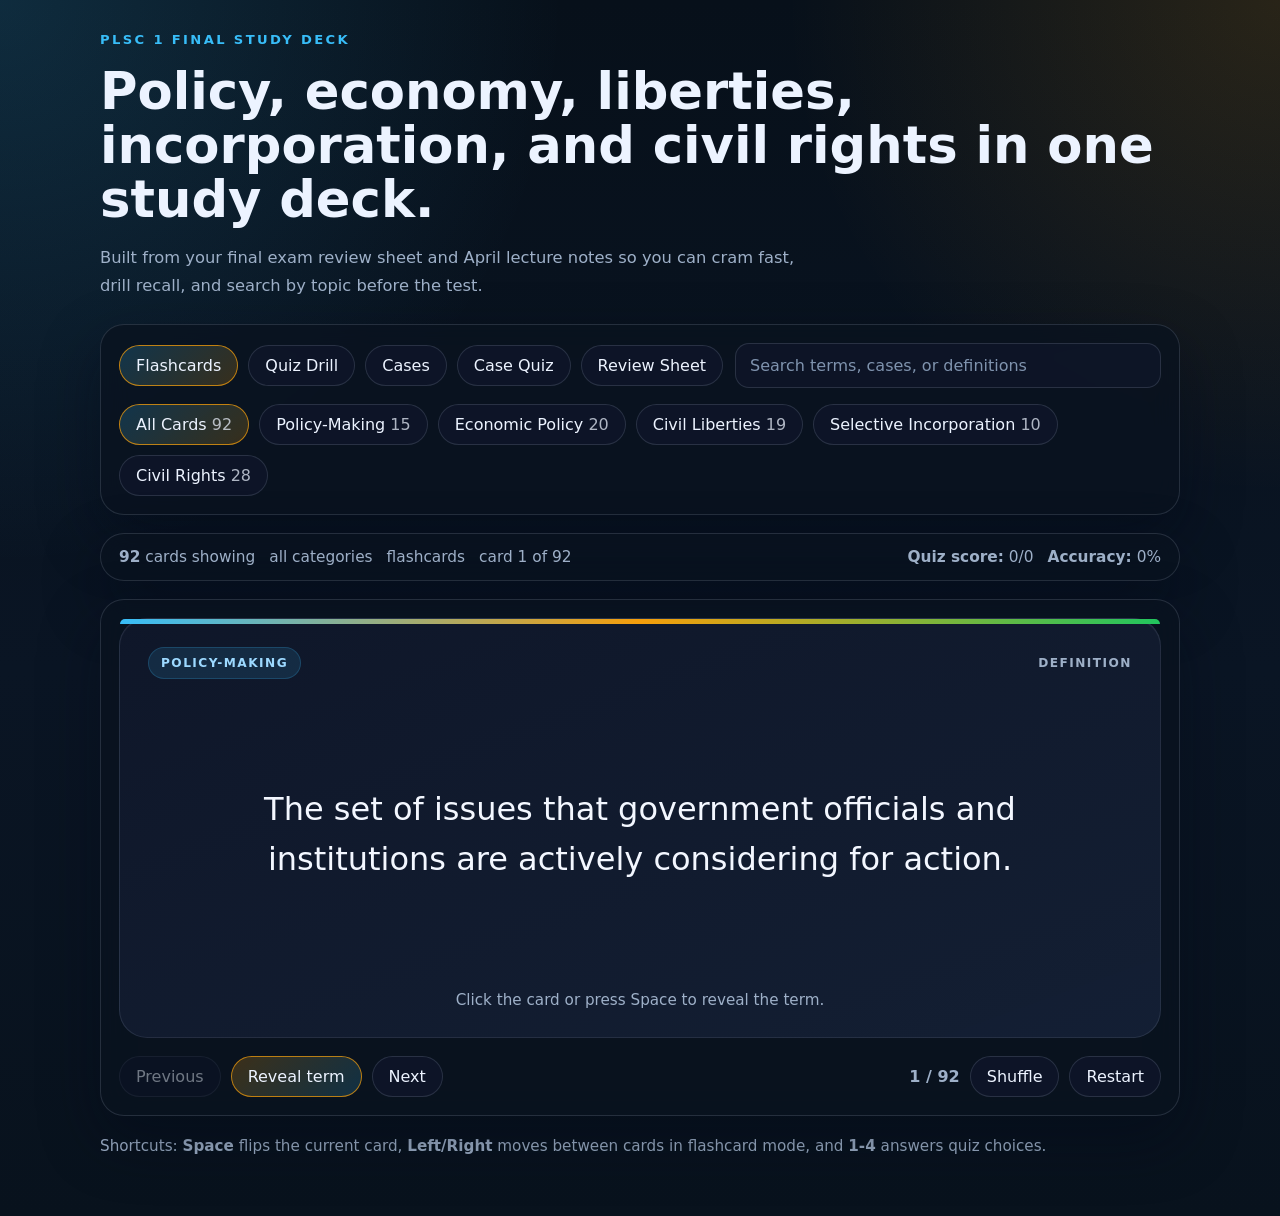
<file: plsc1-final/index.html>
﻿<!DOCTYPE html>
<html lang="en">
<head>
  <meta charset="UTF-8">
  <meta name="viewport" content="width=device-width, initial-scale=1.0">
  <title>PLSC 1 Final Exam Prep</title>
  <style>
    :root {
      --bg: #09111b;
      --bg-soft: #0f1b2d;
      --panel: rgba(10, 18, 31, 0.78);
      --panel-strong: rgba(15, 23, 42, 0.96);
      --card: linear-gradient(160deg, rgba(15, 23, 42, 0.98), rgba(20, 32, 53, 0.96));
      --text: #ecf3ff;
      --muted: #9eb0c8;
      --border: rgba(148, 163, 184, 0.2);
      --accent: #f59e0b;
      --accent-2: #22c55e;
      --accent-3: #38bdf8;
      --danger: #fb7185;
      --shadow: 0 24px 60px rgba(2, 8, 23, 0.4);
      --radius: 24px;
    }

    * {
      box-sizing: border-box;
    }

    body {
      margin: 0;
      min-height: 100vh;
      font-family: "Segoe UI", Inter, system-ui, -apple-system, BlinkMacSystemFont, sans-serif;
      color: var(--text);
      background:
        radial-gradient(circle at top left, rgba(56, 189, 248, 0.16), transparent 32%),
        radial-gradient(circle at top right, rgba(245, 158, 11, 0.14), transparent 28%),
        linear-gradient(180deg, #07101a 0%, #0a1524 55%, #08121d 100%);
    }

    .shell {
      max-width: 1120px;
      margin: 0 auto;
      padding: 32px 20px 56px;
    }

    .hero {
      display: grid;
      gap: 18px;
      margin-bottom: 24px;
    }

    .eyebrow {
      font-size: 0.82rem;
      letter-spacing: 0.18em;
      text-transform: uppercase;
      color: var(--accent-3);
      font-weight: 700;
    }

    h1 {
      margin: 0;
      font-size: clamp(2rem, 4vw, 3.4rem);
      line-height: 1.05;
    }

    .hero p {
      margin: 0;
      max-width: 700px;
      color: var(--muted);
      font-size: 1.02rem;
      line-height: 1.7;
    }

    .toolbar,
    .content-panel,
    .stats-panel {
      background: var(--panel);
      backdrop-filter: blur(14px);
      border: 1px solid var(--border);
      border-radius: var(--radius);
      box-shadow: var(--shadow);
    }

    .toolbar {
      padding: 18px;
      display: grid;
      gap: 16px;
      margin-bottom: 18px;
    }

    .toolbar-row {
      display: flex;
      flex-wrap: wrap;
      gap: 12px;
      align-items: center;
      justify-content: space-between;
    }

    .segmented,
    .chip-row {
      display: flex;
      flex-wrap: wrap;
      gap: 10px;
    }

    .segment,
    .chip,
    .action,
    .option {
      border: 1px solid var(--border);
      background: rgba(15, 23, 42, 0.82);
      color: var(--text);
      border-radius: 999px;
      padding: 10px 16px;
      font: inherit;
      cursor: pointer;
      transition: transform 0.16s ease, border-color 0.16s ease, background 0.16s ease, color 0.16s ease;
    }

    .segment:hover,
    .chip:hover,
    .action:hover,
    .option:hover {
      transform: translateY(-1px);
      border-color: rgba(56, 189, 248, 0.6);
    }

    .segment.active,
    .chip.active {
      background: linear-gradient(135deg, rgba(56, 189, 248, 0.2), rgba(245, 158, 11, 0.2));
      border-color: rgba(245, 158, 11, 0.75);
    }

    .search {
      min-width: 260px;
      flex: 1 1 320px;
      border-radius: 14px;
      border: 1px solid var(--border);
      background: rgba(15, 23, 42, 0.8);
      color: var(--text);
      padding: 12px 14px;
      font: inherit;
    }

    .search::placeholder {
      color: #7f93ae;
    }

    .stats-panel {
      padding: 14px 18px;
      margin-bottom: 18px;
      display: flex;
      flex-wrap: wrap;
      gap: 10px 18px;
      align-items: center;
      justify-content: space-between;
    }

    .stats-line {
      display: flex;
      flex-wrap: wrap;
      gap: 8px 14px;
      color: var(--muted);
      font-size: 0.96rem;
    }

    .content-panel {
      padding: 18px;
    }

    .study-card {
      position: relative;
      min-height: 420px;
      perspective: 1200px;
    }

    .study-card-inner {
      position: relative;
      min-height: 420px;
      transform-style: preserve-3d;
      transition: transform 0.48s ease;
    }

    .study-card-inner.flipped {
      transform: rotateY(180deg);
    }

    .card-face {
      position: absolute;
      inset: 0;
      display: flex;
      flex-direction: column;
      justify-content: space-between;
      gap: 18px;
      padding: 28px;
      border-radius: 28px;
      background: var(--card);
      border: 1px solid rgba(148, 163, 184, 0.16);
      backface-visibility: hidden;
      box-shadow: inset 0 1px 0 rgba(255, 255, 255, 0.04);
    }

    .card-face::before {
      content: "";
      position: absolute;
      inset: 0 0 auto 0;
      height: 5px;
      border-radius: 28px 28px 0 0;
      background: linear-gradient(90deg, var(--accent-3), var(--accent), var(--accent-2));
    }

    .card-back {
      transform: rotateY(180deg);
    }

    .meta {
      display: flex;
      justify-content: space-between;
      gap: 12px;
      align-items: center;
      color: var(--muted);
      text-transform: uppercase;
      letter-spacing: 0.12em;
      font-size: 0.76rem;
      font-weight: 700;
    }

    .badge {
      display: inline-flex;
      align-items: center;
      gap: 8px;
      border-radius: 999px;
      padding: 8px 12px;
      background: rgba(56, 189, 248, 0.12);
      color: #9dd9ff;
      border: 1px solid rgba(56, 189, 248, 0.2);
    }

    .prompt,
    .answer {
      display: grid;
      place-items: center;
      flex: 1;
      text-align: center;
    }

    .prompt p,
    .answer h2 {
      margin: 0;
      max-width: 760px;
    }

    .prompt p {
      font-size: clamp(1.35rem, 2.5vw, 2.3rem);
      line-height: 1.55;
      color: #f3f7ff;
    }

    .answer h2 {
      font-size: clamp(1.9rem, 4vw, 3.5rem);
      line-height: 1.1;
    }

    .hint {
      color: var(--muted);
      text-align: center;
      font-size: 0.95rem;
    }

    .control-row {
      display: flex;
      flex-wrap: wrap;
      justify-content: space-between;
      align-items: center;
      gap: 12px;
      margin-top: 18px;
    }

    .control-group {
      display: flex;
      flex-wrap: wrap;
      gap: 10px;
      align-items: center;
    }

    .action.primary {
      background: linear-gradient(135deg, rgba(245, 158, 11, 0.22), rgba(56, 189, 248, 0.18));
      border-color: rgba(245, 158, 11, 0.72);
    }

    .action:disabled,
    .option:disabled {
      opacity: 0.45;
      cursor: not-allowed;
      transform: none;
    }

    .counter {
      color: var(--muted);
      font-weight: 600;
    }

    .quiz-shell {
      display: grid;
      gap: 18px;
    }

    .quiz-card {
      border-radius: 28px;
      border: 1px solid rgba(148, 163, 184, 0.16);
      background: var(--card);
      padding: 28px;
      box-shadow: inset 0 1px 0 rgba(255, 255, 255, 0.04);
    }

    .quiz-card h2 {
      margin: 0 0 14px;
      font-size: 1.15rem;
      color: var(--accent-3);
      letter-spacing: 0.08em;
      text-transform: uppercase;
    }

    .quiz-card p {
      margin: 0;
      font-size: clamp(1.2rem, 2.5vw, 2rem);
      line-height: 1.55;
    }

    .options {
      display: grid;
      gap: 12px;
    }

    .option {
      border-radius: 18px;
      padding: 16px 18px;
      text-align: left;
      font-weight: 600;
    }

    .option.correct {
      background: rgba(34, 197, 94, 0.16);
      border-color: rgba(34, 197, 94, 0.58);
    }

    .option.wrong {
      background: rgba(251, 113, 133, 0.16);
      border-color: rgba(251, 113, 133, 0.58);
    }

    .feedback {
      min-height: 72px;
      color: var(--muted);
      font-weight: 600;
      line-height: 1.6;
      max-width: 760px;
    }

    .review-list {
      display: grid;
      gap: 12px;
    }

    .review-item {
      border-radius: 20px;
      border: 1px solid rgba(148, 163, 184, 0.14);
      background: rgba(15, 23, 42, 0.7);
      overflow: hidden;
    }

    .review-item summary {
      list-style: none;
      cursor: pointer;
      padding: 18px 20px;
      font-size: 1.05rem;
      font-weight: 700;
      display: flex;
      justify-content: space-between;
      gap: 12px;
      align-items: center;
    }

    .review-item summary::-webkit-details-marker {
      display: none;
    }

    .review-item .review-body {
      padding: 0 20px 18px;
      color: var(--muted);
      line-height: 1.7;
    }

    .case-list {
      display: grid;
      gap: 14px;
    }

    .case-item {
      border-radius: 22px;
      border: 1px solid rgba(56, 189, 248, 0.22);
      background: linear-gradient(135deg, rgba(14, 165, 233, 0.14), rgba(15, 23, 42, 0.82));
      padding: 20px;
      display: grid;
      gap: 10px;
    }

    .case-item h2 {
      margin: 0;
      font-size: clamp(1.3rem, 2.4vw, 2rem);
    }

    .case-item p {
      margin: 0;
      color: var(--muted);
      line-height: 1.7;
    }

    .case-tip {
      color: var(--accent-3);
      font-weight: 700;
      font-size: 0.92rem;
      letter-spacing: 0.04em;
      text-transform: uppercase;
    }

    .empty {
      text-align: center;
      padding: 54px 24px;
      color: var(--muted);
      display: grid;
      gap: 10px;
    }

    .footer-note {
      margin-top: 18px;
      color: var(--muted);
      font-size: 0.95rem;
      line-height: 1.7;
    }

    @media (max-width: 720px) {
      .shell {
        padding: 24px 14px 42px;
      }

      .toolbar,
      .content-panel,
      .stats-panel {
        border-radius: 20px;
      }

      .card-face,
      .quiz-card {
        padding: 22px;
      }

      .study-card,
      .study-card-inner {
        min-height: 470px;
      }

      .control-row {
        align-items: stretch;
      }

      .control-group {
        width: 100%;
        justify-content: center;
      }

      .action,
      .segment,
      .chip {
        width: 100%;
        justify-content: center;
      }

      .toolbar-row {
        justify-content: stretch;
      }
    }
  </style>
</head>
<body>
  <div class="shell">
    <section class="hero">
      <div class="eyebrow">PLSC 1 Final Study Deck</div>
      <h1>Policy, economy, liberties, incorporation, and civil rights in one study deck.</h1>
      <p>Built from your final exam review sheet and April lecture notes so you can cram fast, drill recall, and search by topic before the test.</p>
    </section>

    <section class="toolbar">
      <div class="toolbar-row">
        <div id="modeButtons" class="segmented"></div>
        <input id="searchInput" class="search" type="search" placeholder="Search terms, cases, or definitions" autocomplete="off">
      </div>
      <div id="categoryButtons" class="chip-row"></div>
    </section>

    <section class="stats-panel">
      <div id="summaryLine" class="stats-line"></div>
      <div id="quizLine" class="stats-line"></div>
    </section>

    <section id="content" class="content-panel"></section>

    <div class="footer-note">
      Shortcuts: <strong>Space</strong> flips the current card, <strong>Left/Right</strong> moves between cards in flashcard mode, and <strong>1-4</strong> answers quiz choices.
    </div>
  </div>

  <script>
    const deck = {
    "title":  "PLSC 1 Final Exam Prep",
    "subject":  "American Politics",
    "updatedAt":  "2026-05-02",
    "cardCount":  92,
    "categories":  [
                       "Policy-Making",
                       "Economic Policy",
                       "Civil Liberties",
                       "Selective Incorporation",
                       "Civil Rights"
                   ],
    "cards":  [
                  {
                      "category":  "Policy-Making",
                      "term":  "Agenda",
                      "definition":  "The set of issues that government officials and institutions are actively considering for action."
                  },
                  {
                      "category":  "Policy-Making",
                      "term":  "Expanded federal agenda",
                      "definition":  "The growth in what Americans consider a legitimate role for national government, especially since the New Deal."
                  },
                  {
                      "category":  "Policy-Making",
                      "term":  "Externalities",
                      "definition":  "Side effects of private or public action that affect others and can push government to intervene."
                  },
                  {
                      "category":  "Policy-Making",
                      "term":  "Bounded rationality",
                      "definition":  "The idea that people are rational but use shortcuts and limited information because they are not paying close attention to every policy issue."
                  },
                  {
                      "category":  "Policy-Making",
                      "term":  "Tragedy of the commons",
                      "definition":  "A situation where concentrated short-term self-interest harms broader, diffuse, long-term public interests."
                  },
                  {
                      "category":  "Policy-Making",
                      "term":  "James Q. Wilson policy typology",
                      "definition":  "A framework that categorizes policies by whether perceived costs and benefits are distributed broadly or concentrated narrowly."
                  },
                  {
                      "category":  "Policy-Making",
                      "term":  "Majoritarian politics",
                      "definition":  "Distributed costs and distributed benefits; large public-good issues such as national defense or broad economic policy."
                  },
                  {
                      "category":  "Policy-Making",
                      "term":  "Interest group politics",
                      "definition":  "Concentrated costs and concentrated benefits; small groups fight intensely because both sides have clear stakes."
                  },
                  {
                      "category":  "Policy-Making",
                      "term":  "Client politics",
                      "definition":  "Distributed costs and concentrated benefits; a small group benefits while the broad public pays, often through pork barrel or earmark politics."
                  },
                  {
                      "category":  "Policy-Making",
                      "term":  "Entrepreneurial politics",
                      "definition":  "Concentrated costs and distributed benefits; a policy entrepreneur mobilizes the public against a small group that pays the cost."
                  },
                  {
                      "category":  "Policy-Making",
                      "term":  "Logrolling",
                      "definition":  "Trading votes, often used in Congress to pass client or pork barrel policies for different constituencies."
                  },
                  {
                      "category":  "Policy-Making",
                      "term":  "Competitive regulatory policy",
                      "definition":  "A policy that appears to protect consumers but may protect producers by limiting competition."
                  },
                  {
                      "category":  "Policy-Making",
                      "term":  "Policy entrepreneur",
                      "definition":  "A person who invests energy and skill to mobilize public support for policy change, often in entrepreneurial politics."
                  },
                  {
                      "category":  "Policy-Making",
                      "term":  "Upton Sinclair",
                      "definition":  "A policy entrepreneur whose work helped expose problems in food production and spur regulatory reform."
                  },
                  {
                      "category":  "Policy-Making",
                      "term":  "Ralph Nader",
                      "definition":  "A policy entrepreneur associated with consumer protection and public-interest regulation."
                  },
                  {
                      "category":  "Economic Policy",
                      "term":  "Monetarism",
                      "definition":  "An economic theory arguing that the money supply is key and that inflation is the worst economic danger."
                  },
                  {
                      "category":  "Economic Policy",
                      "term":  "Milton Friedman",
                      "definition":  "A major monetarist economist associated with the Chicago School and conservative economic thought."
                  },
                  {
                      "category":  "Economic Policy",
                      "term":  "Keynesianism",
                      "definition":  "An economic theory favoring aggressive fiscal policy to manage demand, balance supply and demand, and pursue full employment."
                  },
                  {
                      "category":  "Economic Policy",
                      "term":  "Counter-cyclical spending",
                      "definition":  "Government spending during economic downturns to increase demand and reduce unemployment."
                  },
                  {
                      "category":  "Economic Policy",
                      "term":  "One-eyed Keynesianism",
                      "definition":  "The political habit of deficit spending during downturns while avoiding tax increases or spending cuts during good times."
                  },
                  {
                      "category":  "Economic Policy",
                      "term":  "Supply-side economics",
                      "definition":  "An economic theory arguing that the economy is driven by supply and that tax cuts for capital-producing groups can spur growth."
                  },
                  {
                      "category":  "Economic Policy",
                      "term":  "Laffer curve",
                      "definition":  "The idea associated with Art Laffer that tax rates can become so high that cutting them may increase economic activity and revenue."
                  },
                  {
                      "category":  "Economic Policy",
                      "term":  "Economic planning",
                      "definition":  "Government efforts to guide or limit industry for national goals such as efficiency, equality, jobs, or strategic production."
                  },
                  {
                      "category":  "Economic Policy",
                      "term":  "Monetary policy",
                      "definition":  "Policy involving the amount of money circulating in the economy, usually managed by the Federal Reserve."
                  },
                  {
                      "category":  "Economic Policy",
                      "term":  "Fiscal policy",
                      "definition":  "The use of taxation and spending to affect the economy."
                  },
                  {
                      "category":  "Economic Policy",
                      "term":  "The Fed",
                      "definition":  "The Federal Reserve Board, the main actor in monetary policy and the banker to the banks."
                  },
                  {
                      "category":  "Economic Policy",
                      "term":  "Reserve rate",
                      "definition":  "The amount banks must keep on hand; raising it tightens the money supply by leaving less money available to lend."
                  },
                  {
                      "category":  "Economic Policy",
                      "term":  "Discount rate",
                      "definition":  "The interest rate the Fed charges banks; raising it tightens money because banks pass higher costs to borrowers."
                  },
                  {
                      "category":  "Economic Policy",
                      "term":  "Buying bonds",
                      "definition":  "A Federal Reserve action that loosens the money supply by putting money into circulation."
                  },
                  {
                      "category":  "Economic Policy",
                      "term":  "Selling bonds",
                      "definition":  "A Federal Reserve action that tightens the money supply by taking money out of circulation."
                  },
                  {
                      "category":  "Economic Policy",
                      "term":  "Tax loopholes",
                      "definition":  "Tax rules designed to reward or punish behaviors, often fitting client politics because benefits are concentrated."
                  },
                  {
                      "category":  "Economic Policy",
                      "term":  "Entitlements",
                      "definition":  "Mandated spending programs such as Social Security and Medicare that automatically pay eligible recipients."
                  },
                  {
                      "category":  "Economic Policy",
                      "term":  "Automatic stabilizers",
                      "definition":  "Built-in counter-cyclical spending, such as entitlement spending that rises when unemployment rises."
                  },
                  {
                      "category":  "Economic Policy",
                      "term":  "Industrial policy",
                      "definition":  "Government support or guidance for industries, such as R\u0026D funding, patents, bailouts, subsidies, or access to public lands."
                  },
                  {
                      "category":  "Economic Policy",
                      "term":  "R\u0026D",
                      "definition":  "Research and development, often supported by government through agencies, universities, military spending, or subsidies."
                  },
                  {
                      "category":  "Civil Liberties",
                      "term":  "Civil liberties",
                      "definition":  "Freedoms from government; limits on what government can legally do to individuals."
                  },
                  {
                      "category":  "Civil Liberties",
                      "term":  "Civil rights",
                      "definition":  "Protections guaranteed by government to certain groups, often focused on opportunity and outcomes."
                  },
                  {
                      "category":  "Civil Liberties",
                      "term":  "Negative rights",
                      "definition":  "Rights that protect individuals from government interference rather than requiring government to provide something."
                  },
                  {
                      "category":  "Civil Liberties",
                      "term":  "Magna Carta",
                      "definition":  "A 1215 document imposing written limits on the king and helping establish ideas such as due process and limits on punishment."
                  },
                  {
                      "category":  "Civil Liberties",
                      "term":  "General writs",
                      "definition":  "Broad search warrants used by the British that helped inspire Fourth Amendment protections against unreasonable searches."
                  },
                  {
                      "category":  "Civil Liberties",
                      "term":  "Massachusetts Compromise",
                      "definition":  "The agreement that states would ratify the Constitution with the understanding that a Bill of Rights would be added."
                  },
                  {
                      "category":  "Civil Liberties",
                      "term":  "Privacy liberties",
                      "definition":  "Civil liberties protecting a sphere of personal life from government, grounded in amendments such as the First, Third, and Fourth."
                  },
                  {
                      "category":  "Civil Liberties",
                      "term":  "Penumbral right",
                      "definition":  "An implied right inferred from the shadows or edges of explicit constitutional guarantees, especially the right to privacy in Griswold."
                  },
                  {
                      "category":  "Civil Liberties",
                      "term":  "Griswold v. Connecticut",
                      "definition":  "The 1965 case striking down a ban on contraception for married people and establishing a broader constitutional right to privacy."
                  },
                  {
                      "category":  "Civil Liberties",
                      "term":  "Symbolic speech",
                      "definition":  "Nonverbal expression protected as speech, such as flag burning."
                  },
                  {
                      "category":  "Civil Liberties",
                      "term":  "Prior restraint",
                      "definition":  "Government censorship before publication; American courts generally view it with deep suspicion."
                  },
                  {
                      "category":  "Civil Liberties",
                      "term":  "Participation liberties",
                      "definition":  "Civil liberties tied to self-government, including voting, petitioning government, and political participation."
                  },
                  {
                      "category":  "Civil Liberties",
                      "term":  "24th Amendment",
                      "definition":  "The constitutional amendment that abolished the poll tax in federal elections."
                  },
                  {
                      "category":  "Civil Liberties",
                      "term":  "Baker v. Carr",
                      "definition":  "The 1962 case making malapportionment claims justiciable and helping lead to the one person, one vote principle."
                  },
                  {
                      "category":  "Civil Liberties",
                      "term":  "Punishment liberties",
                      "definition":  "Protections against arbitrary, abusive, or inhumane criminal procedure and punishment."
                  },
                  {
                      "category":  "Civil Liberties",
                      "term":  "Exclusionary rule",
                      "definition":  "The rule that illegally obtained evidence cannot be used in court; the fruit of the poisonous tree is itself poisoned."
                  },
                  {
                      "category":  "Civil Liberties",
                      "term":  "Self-incrimination",
                      "definition":  "The Fifth Amendment protection against being forced to testify against oneself."
                  },
                  {
                      "category":  "Civil Liberties",
                      "term":  "Double jeopardy",
                      "definition":  "The Fifth Amendment protection against being tried twice for the same offense."
                  },
                  {
                      "category":  "Civil Liberties",
                      "term":  "Search and seizure",
                      "definition":  "Fourth Amendment protection against unreasonable government searches and seizures of persons, houses, papers, and effects."
                  },
                  {
                      "category":  "Selective Incorporation",
                      "term":  "Selective incorporation",
                      "definition":  "The process by which the Supreme Court applied most Bill of Rights protections to the states through the Fourteenth Amendment."
                  },
                  {
                      "category":  "Selective Incorporation",
                      "term":  "Barron v. Baltimore",
                      "definition":  "The 1833 case holding that the Bill of Rights did not apply to state governments."
                  },
                  {
                      "category":  "Selective Incorporation",
                      "term":  "Privileges or Immunities Clause",
                      "definition":  "A Fourteenth Amendment clause originally interpreted narrowly and not used by the Court to apply the Bill of Rights to states."
                  },
                  {
                      "category":  "Selective Incorporation",
                      "term":  "Twining v. New Jersey",
                      "definition":  "The 1908 case holding that the Fifth Amendment protection against self-incrimination did not apply in state trials at that time."
                  },
                  {
                      "category":  "Selective Incorporation",
                      "term":  "Gitlow v. New York",
                      "definition":  "The 1925 case that upheld Gitlow\u0027s conviction but recognized that the Fourteenth Amendment Due Process Clause extends First Amendment protections to states."
                  },
                  {
                      "category":  "Selective Incorporation",
                      "term":  "Near v. Minnesota",
                      "definition":  "The 1931 case overturning a state prior restraint and strengthening freedom of the press against state governments."
                  },
                  {
                      "category":  "Selective Incorporation",
                      "term":  "Mapp v. Ohio",
                      "definition":  "The 1961 case incorporating the exclusionary rule against the states."
                  },
                  {
                      "category":  "Selective Incorporation",
                      "term":  "Gideon v. Wainwright",
                      "definition":  "The 1963 case incorporating the right to counsel for criminal defendants in state courts."
                  },
                  {
                      "category":  "Selective Incorporation",
                      "term":  "Duncan v. Louisiana",
                      "definition":  "The 1968 case incorporating the right to a jury trial and stating that incorporated rights are fundamental to the American scheme of justice."
                  },
                  {
                      "category":  "Selective Incorporation",
                      "term":  "McDonald v. Chicago",
                      "definition":  "The 2010 case applying the Second Amendment against state and local handgun bans while still allowing some regulation."
                  },
                  {
                      "category":  "Civil Rights",
                      "term":  "American Dilemma",
                      "definition":  "The tension between America\u0027s commitment to equality and its discomfort with group rights, made sharper by race."
                  },
                  {
                      "category":  "Civil Rights",
                      "term":  "Redeemer governments",
                      "definition":  "White-dominated Southern governments that returned to power after Reconstruction and rolled back Black civil rights."
                  },
                  {
                      "category":  "Civil Rights",
                      "term":  "Compromise of 1877",
                      "definition":  "The deal resolving the Hayes-Tilden election: Republicans got the presidency and federal troops were withdrawn from the South."
                  },
                  {
                      "category":  "Civil Rights",
                      "term":  "Disenfranchisement devices",
                      "definition":  "Tools such as poll taxes, literacy tests, understanding tests, morals tests, and white primaries used to restrict voting."
                  },
                  {
                      "category":  "Civil Rights",
                      "term":  "Plessy v. Ferguson",
                      "definition":  "The 1896 case establishing separate but equal and weakening Equal Protection for racial minorities."
                  },
                  {
                      "category":  "Civil Rights",
                      "term":  "De jure segregation",
                      "definition":  "Segregation required or enforced by law."
                  },
                  {
                      "category":  "Civil Rights",
                      "term":  "De facto segregation",
                      "definition":  "Segregation existing in practice because of social, economic, or residential patterns rather than direct legal command."
                  },
                  {
                      "category":  "Civil Rights",
                      "term":  "Protective paternalism",
                      "definition":  "Legal limits on women\u0027s opportunities justified as protection, such as restrictions on jobs, jury duty, or other civic roles."
                  },
                  {
                      "category":  "Civil Rights",
                      "term":  "Craig v. Boren",
                      "definition":  "The 1976 case applying intermediate scrutiny to gender discrimination and striking down different drinking ages for men and women."
                  },
                  {
                      "category":  "Civil Rights",
                      "term":  "Intermediate scrutiny",
                      "definition":  "The standard for gender classifications: laws must have a substantial relationship to an important legislative purpose."
                  },
                  {
                      "category":  "Civil Rights",
                      "term":  "Strict scrutiny",
                      "definition":  "The toughest judicial standard, used for race; laws must be closely related to a compelling state purpose."
                  },
                  {
                      "category":  "Civil Rights",
                      "term":  "Korematsu v. United States",
                      "definition":  "The 1944 Japanese internment case, often noted as an early use of strict scrutiny."
                  },
                  {
                      "category":  "Civil Rights",
                      "term":  "Second Reconstruction",
                      "definition":  "The post-1940s federal effort to expand and enforce civil rights, especially after World War II and during the Cold War."
                  },
                  {
                      "category":  "Civil Rights",
                      "term":  "Great Migration",
                      "definition":  "The movement of Black Americans to Northern cities, making Black voters important to the New Deal coalition."
                  },
                  {
                      "category":  "Civil Rights",
                      "term":  "Double V Campaign",
                      "definition":  "World War II-era demand for victory over fascism abroad and victory over racism at home."
                  },
                  {
                      "category":  "Civil Rights",
                      "term":  "NAACP Legal Defense Fund",
                      "definition":  "The legal arm that organized and supported civil rights litigation, with Thurgood Marshall as chief litigator."
                  },
                  {
                      "category":  "Civil Rights",
                      "term":  "Smith v. Allwright",
                      "definition":  "The 1944 case striking down the white-only primary, greatly increasing Black voter registration in the South."
                  },
                  {
                      "category":  "Civil Rights",
                      "term":  "Brown v. Board of Education",
                      "definition":  "The 1954 case unanimously overturning Plessy in public education and declaring segregated schools inherently unequal."
                  },
                  {
                      "category":  "Civil Rights",
                      "term":  "Brown II",
                      "definition":  "The 1955 follow-up ordering desegregation with all deliberate speed, but leaving enforcement largely to federal district judges."
                  },
                  {
                      "category":  "Civil Rights",
                      "term":  "Civil Rights Act of 1964",
                      "definition":  "The law banning discrimination in public accommodations and federally aided programs and creating the EEOC."
                  },
                  {
                      "category":  "Civil Rights",
                      "term":  "Voting Rights Act of 1965",
                      "definition":  "A law enforcing the Fifteenth Amendment by banning voting devices and requiring pre-clearance in covered jurisdictions."
                  },
                  {
                      "category":  "Civil Rights",
                      "term":  "Pre-clearance",
                      "definition":  "The requirement that covered jurisdictions receive federal approval before changing voting laws or procedures."
                  },
                  {
                      "category":  "Civil Rights",
                      "term":  "Shelby County v. Holder",
                      "definition":  "The 2013 case invalidating the Voting Rights Act coverage formula, weakening the pre-clearance system."
                  },
                  {
                      "category":  "Civil Rights",
                      "term":  "Title IX",
                      "definition":  "A 1972 law prohibiting sex-based discrimination in education programs receiving federal money."
                  },
                  {
                      "category":  "Civil Rights",
                      "term":  "ADA",
                      "definition":  "The Americans with Disabilities Act of 1990, a major law protecting people with disabilities from discrimination."
                  },
                  {
                      "category":  "Civil Rights",
                      "term":  "Second Redemption",
                      "definition":  "A term for civil rights rollbacks or limits after the Second Reconstruction, such as decisions limiting desegregation remedies."
                  },
                  {
                      "category":  "Civil Rights",
                      "term":  "Milliken v. Bradley",
                      "definition":  "The 1974 case holding that courts could not require cross-district busing for racial balance, making de facto segregation harder to remedy."
                  },
                  {
                      "category":  "Civil Rights",
                      "term":  "Affirmative action",
                      "definition":  "Policies that consider race or other group status to remedy past discrimination, promote diversity, or expand opportunity."
                  }
              ]
};
    const allCards = deck.cards;
    const categoryTotals = new Map();
    allCards.forEach((card) => {
      categoryTotals.set(card.category, (categoryTotals.get(card.category) || 0) + 1);
    });

    const state = {
      mode: 'flashcards',
      category: 'All',
      query: '',
      currentIndex: 0,
      flipped: false,
      quiz: null,
      quizAnswered: false,
      quizCorrect: 0,
      quizTotal: 0,
      caseQuiz: null,
      caseQuizCorrect: 0,
      caseQuizTotal: 0,
    };

    const modeButtons = document.getElementById('modeButtons');
    const categoryButtons = document.getElementById('categoryButtons');
    const summaryLine = document.getElementById('summaryLine');
    const quizLine = document.getElementById('quizLine');
    const content = document.getElementById('content');
    const searchInput = document.getElementById('searchInput');

    function escapeHtml(value) {
      return value
        .replace(/&/g, '&amp;')
        .replace(/</g, '&lt;')
        .replace(/>/g, '&gt;')
        .replace(/"/g, '&quot;')
        .replace(/'/g, '&#39;');
    }

    function shuffle(array) {
      const copy = [...array];
      for (let index = copy.length - 1; index > 0; index -= 1) {
        const swapIndex = Math.floor(Math.random() * (index + 1));
        [copy[index], copy[swapIndex]] = [copy[swapIndex], copy[index]];
      }
      return copy;
    }

    function getFilteredCards() {
      const query = state.query.trim().toLowerCase();
      return allCards.filter((card) => {
        const matchesCategory = state.category === 'All' || card.category === state.category;
        if (!matchesCategory) {
          return false;
        }

        if (!query) {
          return true;
        }

        return [card.category, card.term, card.definition].some((value) =>
          value.toLowerCase().includes(query)
        );
      });
    }

    function isCaseCard(card) {
      return /\bv\.\s/i.test(card.term);
    }

    function cardKey(card) {
      return `${card.category}::${card.term}::${card.definition}`;
    }

    function findCardByKey(cards, key) {
      return cards.find((card) => cardKey(card) === key);
    }

    function clampCurrentIndex(cards) {
      if (!cards.length) {
        state.currentIndex = 0;
        return;
      }

      if (state.currentIndex > cards.length - 1) {
        state.currentIndex = cards.length - 1;
      }
    }

    function renderModeButtons() {
      const modes = [
        ['flashcards', 'Flashcards'],
        ['quiz', 'Quiz Drill'],
        ['cases', 'Cases'],
        ['caseQuiz', 'Case Quiz'],
        ['review', 'Review Sheet'],
      ];

      modeButtons.innerHTML = modes
        .map(([id, label]) => `<button class="segment ${state.mode === id ? 'active' : ''}" data-action="set-mode" data-mode="${id}">${label}</button>`)
        .join('');
    }

    function renderCategoryButtons() {
      const categories = ['All', ...deck.categories];
      categoryButtons.innerHTML = categories
        .map((category) => {
          const label = category === 'All' ? 'All Cards' : category;
          const count = category === 'All' ? allCards.length : categoryTotals.get(category);
          return `<button class="chip ${state.category === category ? 'active' : ''}" data-action="set-category" data-category="${category}">${label} <span style="opacity:.72">${count}</span></button>`;
        })
        .join('');
    }

    function renderSummary(cards) {
      const categoryLabel = state.category === 'All' ? 'all categories' : state.category;
      const modeLabel = state.mode === 'flashcards' ? 'flashcards' : state.mode === 'quiz' ? 'quiz drill' : state.mode === 'cases' ? 'case cram' : state.mode === 'caseQuiz' ? 'case quiz' : 'review sheet';
      const position = state.mode === 'cases'
        ? `${cards.length} cases`
        : state.mode === 'caseQuiz' && state.caseQuiz
          ? `case ${state.caseQuiz.index + 1} of ${state.caseQuiz.order.length}`
          : cards.length ? `card ${state.currentIndex + 1} of ${cards.length}` : 'no matches';

      summaryLine.innerHTML = `
        <span><strong>${cards.length}</strong> cards showing</span>
        <span>${categoryLabel}</span>
        <span>${modeLabel}</span>
        <span>${position}</span>
      `;

      const scoreCorrect = state.mode === 'caseQuiz' ? state.caseQuizCorrect : state.quizCorrect;
      const scoreTotal = state.mode === 'caseQuiz' ? state.caseQuizTotal : state.quizTotal;
      const scoreLabel = state.mode === 'caseQuiz' ? 'Case quiz score' : 'Quiz score';
      const accuracy = scoreTotal ? Math.round((scoreCorrect / scoreTotal) * 100) : 0;
      quizLine.innerHTML = `
        <span><strong>${scoreLabel}:</strong> ${scoreCorrect}/${scoreTotal}</span>
        <span><strong>Accuracy:</strong> ${accuracy}%</span>
      `;
    }

    function nextCard(cards) {
      if (state.currentIndex < cards.length - 1) {
        state.currentIndex += 1;
        state.flipped = false;
      }
    }

    function prevCard() {
      if (state.currentIndex > 0) {
        state.currentIndex -= 1;
        state.flipped = false;
      }
    }

    function shuffleCards(cards) {
      const shuffled = shuffle(cards);
      const terms = new Set(shuffled.map((card) => `${card.category}::${card.term}`));
      const reordered = [];

      shuffled.forEach((card) => {
        const match = allCards.find((original) => original.category === card.category && original.term === card.term);
        if (match && terms.has(`${match.category}::${match.term}`)) {
          reordered.push(match);
        }
      });

      if (reordered.length === allCards.length) {
        reordered.forEach((card, index) => {
          allCards[index] = card;
        });
      } else {
        const filteredSet = new Set(cards.map((card) => `${card.category}::${card.term}`));
        const rest = allCards.filter((card) => !filteredSet.has(`${card.category}::${card.term}`));
        const combined = [...reordered, ...rest];
        combined.forEach((card, index) => {
          allCards[index] = card;
        });
      }

      state.currentIndex = 0;
      state.flipped = false;
    }

    function buildQuizQuestion(cards) {
      if (!cards.length) {
        return null;
      }

      const question = cards[Math.floor(Math.random() * cards.length)];
      let pool = cards.filter((card) => card.term !== question.term);
      if (pool.length < 3) {
        pool = allCards.filter((card) => card.term !== question.term);
      }

      const options = shuffle(pool)
        .slice(0, 3)
        .concat(question);

      return {
        question,
        options: shuffle(options),
        selected: null,
      };
    }

    function ensureQuiz(cards) {
      if (!cards.length) {
        state.quiz = null;
        state.quizAnswered = false;
        return;
      }

      const validCurrent = state.quiz && cards.some((card) => card.term === state.quiz.question.term && card.definition === state.quiz.question.definition);
      if (!validCurrent) {
        state.quiz = buildQuizQuestion(cards);
        state.quizAnswered = false;
      }
    }

    function buildQuizFeedback(quiz) {
      if (!state.quizAnswered) {
        return 'Choose the matching term for this definition.';
      }

      const selectedCard = quiz.options.find((option) => option.term === quiz.selected);
      const correctCard = quiz.question;

      if (quiz.selected === correctCard.term) {
        return `Correct. ${escapeHtml(correctCard.term)} is right because ${escapeHtml(correctCard.definition)}`;
      }

      const selectedExplanation = selectedCard
        ? `${escapeHtml(selectedCard.term)} means ${escapeHtml(selectedCard.definition)}`
        : `You chose ${escapeHtml(quiz.selected)}.`;

      return `Not quite. ${selectedExplanation} The correct answer is ${escapeHtml(correctCard.term)} because ${escapeHtml(correctCard.definition)}`;
    }

    function buildCaseQuizOptions(question, cards) {
      const allCaseCards = allCards.filter(isCaseCard);
      const optionSource = cards.length >= 4 ? cards : allCaseCards;
      const distractors = shuffle(optionSource.filter((card) => card.term !== question.term)).slice(0, 3);
      return shuffle([...distractors, question]);
    }

    function startCaseQuiz(cards) {
      const order = shuffle(cards).map(cardKey);
      state.caseQuiz = {
        signature: [...order].sort().join('|'),
        order,
        index: 0,
        question: null,
        options: [],
        selected: null,
        answered: false,
      };
      prepareCaseQuizQuestion(cards);
    }

    function prepareCaseQuizQuestion(cards) {
      const quiz = state.caseQuiz;
      const question = findCardByKey(cards, quiz.order[quiz.index]) || cards[0];
      quiz.question = question;
      quiz.options = buildCaseQuizOptions(question, cards);
      quiz.selected = null;
      quiz.answered = false;
    }

    function ensureCaseQuiz(cards) {
      if (!cards.length) {
        state.caseQuiz = null;
        return;
      }

      const signature = cards.map(cardKey).sort().join('|');
      const needsNewRound = !state.caseQuiz || state.caseQuiz.signature !== signature || !state.caseQuiz.question;
      if (needsNewRound) {
        startCaseQuiz(cards);
      }
    }

    function advanceCaseQuiz(cards) {
      ensureCaseQuiz(cards);
      if (!state.caseQuiz) {
        return;
      }

      if (state.caseQuiz.index < state.caseQuiz.order.length - 1) {
        state.caseQuiz.index += 1;
        prepareCaseQuizQuestion(cards);
      } else {
        startCaseQuiz(cards);
      }
    }

    function resetCaseQuizScore() {
      state.caseQuiz = null;
      state.caseQuizCorrect = 0;
      state.caseQuizTotal = 0;
    }

    function renderFlashcards(cards) {
      if (!cards.length) {
        content.innerHTML = `
          <div class="empty">
            <h2>No cards match that filter.</h2>
            <div>Try clearing your search or switching categories.</div>
          </div>
        `;
        return;
      }

      const card = cards[state.currentIndex];
      content.innerHTML = `
        <div class="study-card">
          <div class="study-card-inner ${state.flipped ? 'flipped' : ''}" data-action="flip-card">
            <article class="card-face">
              <div class="meta">
                <span class="badge">${escapeHtml(card.category)}</span>
                <span>Definition</span>
              </div>
              <div class="prompt">
                <p>${escapeHtml(card.definition)}</p>
              </div>
              <div class="hint">Click the card or press Space to reveal the term.</div>
            </article>
            <article class="card-face card-back">
              <div class="meta">
                <span class="badge">${escapeHtml(card.category)}</span>
                <span>Term</span>
              </div>
              <div class="answer">
                <h2>${escapeHtml(card.term)}</h2>
              </div>
              <div class="hint">Use Left and Right arrows to keep moving.</div>
            </article>
          </div>
        </div>
        <div class="control-row">
          <div class="control-group">
            <button class="action" data-action="prev-card" ${state.currentIndex === 0 ? 'disabled' : ''}>Previous</button>
            <button class="action primary" data-action="flip-card">${state.flipped ? 'Hide term' : 'Reveal term'}</button>
            <button class="action" data-action="next-card" ${state.currentIndex === cards.length - 1 ? 'disabled' : ''}>Next</button>
          </div>
          <div class="control-group">
            <span class="counter">${state.currentIndex + 1} / ${cards.length}</span>
            <button class="action" data-action="shuffle-cards">Shuffle</button>
            <button class="action" data-action="restart-cards">Restart</button>
          </div>
        </div>
      `;
    }

    function renderQuiz(cards) {
      if (!cards.length) {
        content.innerHTML = `
          <div class="empty">
            <h2>No quiz questions match that filter.</h2>
            <div>Clear the search to bring the deck back.</div>
          </div>
        `;
        return;
      }

      ensureQuiz(cards);
      const quiz = state.quiz;
      const feedback = buildQuizFeedback(quiz);

      content.innerHTML = `
        <div class="quiz-shell">
          <article class="quiz-card">
            <h2>${escapeHtml(quiz.question.category)} quiz</h2>
            <p>${escapeHtml(quiz.question.definition)}</p>
          </article>
          <div class="options">
            ${quiz.options
              .map((option, index) => {
                const isCorrect = state.quizAnswered && option.term === quiz.question.term;
                const isWrong = state.quizAnswered && quiz.selected === option.term && option.term !== quiz.question.term;
                const classes = ['option'];
                if (isCorrect) classes.push('correct');
                if (isWrong) classes.push('wrong');
                return `<button class="${classes.join(' ')}" data-action="answer-quiz" data-term="${escapeHtml(option.term)}" ${state.quizAnswered ? 'disabled' : ''}>${index + 1}. ${escapeHtml(option.term)}</button>`;
              })
              .join('')}
          </div>
          <div class="control-row">
            <div class="feedback">${feedback}</div>
            <div class="control-group">
              <button class="action primary" data-action="next-quiz">${state.quizAnswered ? 'Next question' : 'Skip question'}</button>
            </div>
          </div>
        </div>
      `;
    }

    function renderReview(cards) {
      if (!cards.length) {
        content.innerHTML = `
          <div class="empty">
            <h2>No review items match that filter.</h2>
            <div>Try a broader search or switch back to all cards.</div>
          </div>
        `;
        return;
      }

      content.innerHTML = `
        <div class="review-list">
          ${cards
            .map((card) => `
              <details class="review-item">
                <summary>
                  <span>${escapeHtml(card.term)}</span>
                  <span class="badge">${escapeHtml(card.category)}</span>
                </summary>
                <div class="review-body">${escapeHtml(card.definition)}</div>
              </details>
            `)
            .join('')}
        </div>
      `;
    }

    function renderCases(cards) {
      if (!cards.length) {
        content.innerHTML = `
          <div class="empty">
            <h2>No cases match that filter.</h2>
            <div>Try clearing search or switching to All Cards.</div>
          </div>
        `;
        return;
      }

      content.innerHTML = `
        <div class="case-list">
          ${cards
            .map((card) => `
              <article class="case-item">
                <div class="meta">
                  <span class="badge">${escapeHtml(card.category)}</span>
                  <span>Case to know</span>
                </div>
                <h2>${escapeHtml(card.term)}</h2>
                <p>${escapeHtml(card.definition)}</p>
                <div class="case-tip">Cram cue: remember what rule or right changed because of this case.</div>
              </article>
            `)
            .join('')}
        </div>
      `;
    }

    function renderCaseQuiz(cards) {
      if (!cards.length) {
        content.innerHTML = `
          <div class="empty">
            <h2>No case quiz questions match that filter.</h2>
            <div>Clear search or switch to All Cards to cover every case.</div>
          </div>
        `;
        return;
      }

      ensureCaseQuiz(cards);
      const quiz = state.caseQuiz;
      const isCorrect = quiz.answered && quiz.selected === quiz.question.term;
      const feedback = !quiz.answered
        ? 'Pick the case name that matches this ruling or outcome.'
        : isCorrect
          ? `Correct. ${escapeHtml(quiz.question.term)} is the case because ${escapeHtml(quiz.question.definition)}`
          : `Not quite. The correct case is ${escapeHtml(quiz.question.term)} because ${escapeHtml(quiz.question.definition)}`;
      const nextLabel = quiz.answered && quiz.index === quiz.order.length - 1 ? 'Restart case round' : quiz.answered ? 'Next case' : 'Skip case';

      content.innerHTML = `
        <div class="quiz-shell">
          <article class="quiz-card">
            <h2>Case quiz ${quiz.index + 1} / ${quiz.order.length}</h2>
            <p>${escapeHtml(quiz.question.definition)}</p>
          </article>
          <div class="options">
            ${quiz.options
              .map((option, index) => {
                const optionIsCorrect = quiz.answered && option.term === quiz.question.term;
                const optionIsWrong = quiz.answered && quiz.selected === option.term && option.term !== quiz.question.term;
                const classes = ['option'];
                if (optionIsCorrect) classes.push('correct');
                if (optionIsWrong) classes.push('wrong');
                return `<button class="${classes.join(' ')}" data-action="answer-case-quiz" data-term="${escapeHtml(option.term)}" ${quiz.answered ? 'disabled' : ''}>${index + 1}. ${escapeHtml(option.term)}</button>`;
              })
              .join('')}
          </div>
          <div class="control-row">
            <div class="feedback">${feedback}</div>
            <div class="control-group">
              <button class="action" data-action="restart-case-quiz">Restart</button>
              <button class="action primary" data-action="next-case-quiz">${nextLabel}</button>
            </div>
          </div>
        </div>
      `;
    }

    function render() {
      const cards = state.mode === 'cases' || state.mode === 'caseQuiz' ? getFilteredCards().filter(isCaseCard) : getFilteredCards();
      clampCurrentIndex(cards);
      if (state.mode === 'caseQuiz') {
        ensureCaseQuiz(cards);
      }
      renderModeButtons();
      renderCategoryButtons();
      renderSummary(cards);
      searchInput.value = state.query;

      if (state.mode === 'flashcards') {
        renderFlashcards(cards);
      } else if (state.mode === 'quiz') {
        renderQuiz(cards);
      } else if (state.mode === 'cases') {
        renderCases(cards);
      } else if (state.mode === 'caseQuiz') {
        renderCaseQuiz(cards);
      } else {
        renderReview(cards);
      }
    }

    searchInput.addEventListener('input', (event) => {
      state.query = event.target.value;
      state.currentIndex = 0;
      state.flipped = false;
      state.quiz = null;
      state.quizAnswered = false;
      resetCaseQuizScore();
      render();
    });

    document.addEventListener('click', (event) => {
      const button = event.target.closest('[data-action]');
      if (!button) {
        return;
      }

      const action = button.dataset.action;
      const cards = state.mode === 'cases' || state.mode === 'caseQuiz' ? getFilteredCards().filter(isCaseCard) : getFilteredCards();

      if (action === 'set-mode') {
        state.mode = button.dataset.mode;
        state.flipped = false;
        state.quiz = null;
        state.quizAnswered = false;
        state.caseQuiz = null;
        render();
        return;
      }

      if (action === 'set-category') {
        state.category = button.dataset.category;
        state.currentIndex = 0;
        state.flipped = false;
        state.quiz = null;
        state.quizAnswered = false;
        resetCaseQuizScore();
        render();
        return;
      }

      if (action === 'flip-card') {
        state.flipped = !state.flipped;
        render();
        return;
      }

      if (action === 'prev-card') {
        prevCard();
        render();
        return;
      }

      if (action === 'next-card') {
        nextCard(cards);
        render();
        return;
      }

      if (action === 'restart-cards') {
        state.currentIndex = 0;
        state.flipped = false;
        render();
        return;
      }

      if (action === 'shuffle-cards') {
        shuffleCards(cards);
        render();
        return;
      }

      if (action === 'answer-quiz') {
        if (state.quizAnswered || !state.quiz) {
          return;
        }
        state.quizAnswered = true;
        state.quiz.selected = button.dataset.term;
        state.quizTotal += 1;
        if (state.quiz.selected === state.quiz.question.term) {
          state.quizCorrect += 1;
        }
        render();
        return;
      }

      if (action === 'answer-case-quiz') {
        if (!state.caseQuiz || state.caseQuiz.answered) {
          return;
        }
        state.caseQuiz.answered = true;
        state.caseQuiz.selected = button.dataset.term;
        state.caseQuizTotal += 1;
        if (state.caseQuiz.selected === state.caseQuiz.question.term) {
          state.caseQuizCorrect += 1;
        }
        render();
        return;
      }

      if (action === 'next-case-quiz') {
        advanceCaseQuiz(cards);
        render();
        return;
      }

      if (action === 'restart-case-quiz') {
        resetCaseQuizScore();
        ensureCaseQuiz(cards);
        render();
        return;
      }

      if (action === 'next-quiz') {
        state.quiz = buildQuizQuestion(cards);
        state.quizAnswered = false;
        render();
      }
    });

    document.addEventListener('keydown', (event) => {
      const cards = state.mode === 'caseQuiz' ? getFilteredCards().filter(isCaseCard) : getFilteredCards();
      if (state.mode === 'flashcards') {
        if (event.code === 'Space') {
          event.preventDefault();
          state.flipped = !state.flipped;
          render();
        } else if (event.key === 'ArrowRight') {
          nextCard(cards);
          render();
        } else if (event.key === 'ArrowLeft') {
          prevCard();
          render();
        }
        return;
      }

      if (state.mode === 'quiz' && /^[1-4]$/.test(event.key) && state.quiz && !state.quizAnswered) {
        const option = state.quiz.options[Number(event.key) - 1];
        if (option) {
          state.quizAnswered = true;
          state.quiz.selected = option.term;
          state.quizTotal += 1;
          if (state.quiz.selected === state.quiz.question.term) {
            state.quizCorrect += 1;
          }
          render();
        }
      }

      if (state.mode === 'caseQuiz' && /^[1-4]$/.test(event.key) && state.caseQuiz && !state.caseQuiz.answered) {
        const option = state.caseQuiz.options[Number(event.key) - 1];
        if (option) {
          state.caseQuiz.answered = true;
          state.caseQuiz.selected = option.term;
          state.caseQuizTotal += 1;
          if (state.caseQuiz.selected === state.caseQuiz.question.term) {
            state.caseQuizCorrect += 1;
          }
          render();
        }
      }
    });

    render();
  </script>
</body>
</html>
</file>
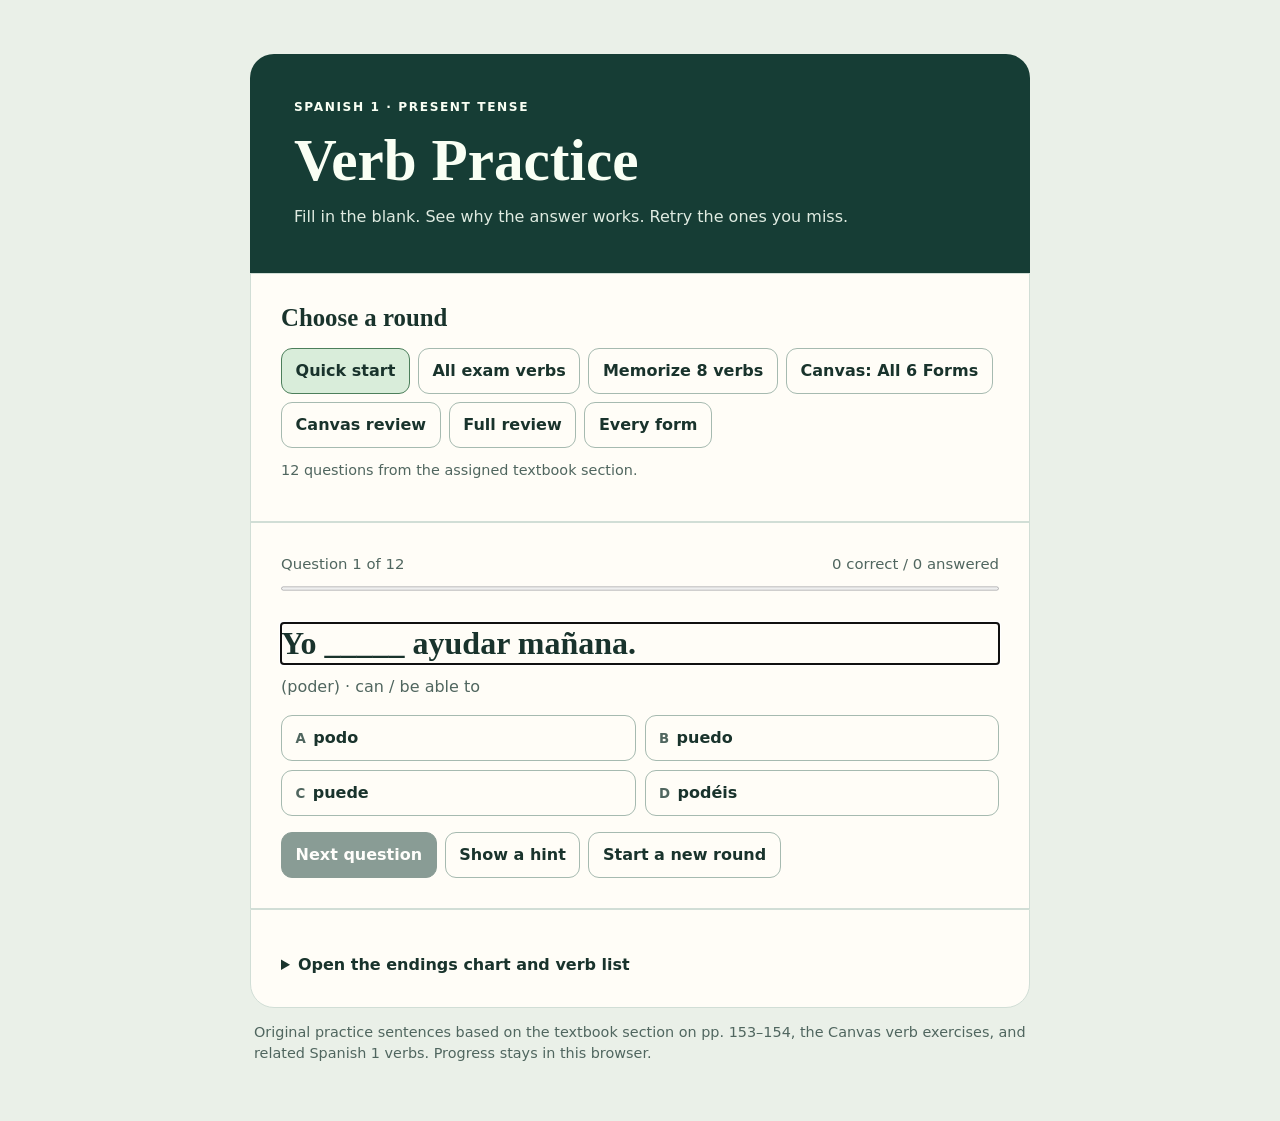
<file: span1-verb-quiz/index.html>
<!doctype html>
<html lang="en">
<head>
<meta charset="utf-8">
<meta name="viewport" content="width=device-width, initial-scale=1">
<meta name="theme-color" content="#163d35">
<title>SPAN 1 Verb Practice</title>
<style>
:root{color-scheme:light;--ink:#19332c;--muted:#50665f;--line:#d1ded6;--green:#163d35;--accent:#d9edda;--paper:#fffdf7;font:16px/1.5 system-ui,sans-serif}
*{box-sizing:border-box}body{margin:0;background:#eaf0e8;color:var(--ink)}main{width:min(100% - 28px,780px);margin:clamp(14px,5vw,54px) auto 42px}header{background:var(--green);color:#f9fff4;border-radius:24px 24px 0 0;padding:clamp(22px,5vw,44px)}h1,h2,p{margin:0 0 .65em}h1{font:700 clamp(2.1rem,7vw,3.7rem)/1 Georgia,serif;margin:.25em 0}h2{font:700 1.55rem Georgia,serif}.eyebrow{font-size:.76rem;font-weight:750;letter-spacing:.13em;text-transform:uppercase}.intro{margin:0;color:#dfebe1}.panel{background:var(--paper);border:1px solid var(--line);padding:clamp(16px,4vw,30px)}.panel:last-of-type{border-radius:0 0 24px 24px}.meta{display:flex;flex-wrap:wrap;gap:8px;justify-content:space-between;color:var(--muted);font-size:.93rem}progress{width:100%;height:.55rem;accent-color:#267452;margin:.55rem 0 1rem}.sentence{font:700 clamp(1.35rem,5vw,2rem)/1.28 Georgia,serif;margin:.65rem 0}.prompt{color:var(--muted);margin-bottom:1rem}.choices{display:grid;grid-template-columns:repeat(2,minmax(0,1fr));gap:9px}button{font:inherit;cursor:pointer;border:1px solid #a6bab0;border-radius:11px;background:#fffdf7;color:var(--ink);min-height:46px;padding:.55rem .85rem;font-weight:650;text-align:left}button:hover:not(:disabled){background:#edf6ea}button:focus-visible,summary:focus-visible{outline:3px solid #176c54;outline-offset:3px}.choice{overflow-wrap:anywhere}.choice small{display:inline-block;margin-right:.55em;color:var(--muted)}.choice.correct{background:#d5efdb;border-color:#437a4f}.choice.incorrect{background:#f7dfda;border-color:#ad524a}.choice:disabled{color:var(--ink);cursor:default}.actions{display:flex;flex-wrap:wrap;gap:8px;margin-top:1rem}.primary{background:var(--green);color:white;border-color:var(--green)}.primary:hover:not(:disabled){background:#235748}.primary:disabled{opacity:.5;cursor:default}.feedback{padding:.8rem 1rem;border-radius:11px;background:#edf2e9;margin:1rem 0 0}.feedback p{margin:.3rem 0 0}summary{cursor:pointer;font-weight:700}details{margin-top:.85rem}details[open]>summary{margin-bottom:.65rem}.table-wrap{overflow-x:auto}table{border-collapse:collapse;width:100%;font-size:.9rem}th,td{padding:.35rem .5rem;text-align:left;border-bottom:1px solid var(--line)}.reference li{margin:.35rem 0}.mode{display:flex;flex-wrap:wrap;gap:8px;margin:.75rem 0}.mode button[aria-pressed=true]{background:var(--accent);border-color:#4c7f5b}.note,footer{color:var(--muted);font-size:.9rem}footer{padding:.85rem .25rem}[hidden]{display:none!important}@media(max-width:355px){.choices{grid-template-columns:1fr}} 
</style>
<style>
.verb-cards{display:grid;grid-template-columns:repeat(auto-fit,minmax(min(100%,260px),1fr));gap:12px;margin:.75rem 0 1rem}.verb-card{min-width:0;padding:.8rem .9rem;border:1px solid var(--line);border-radius:12px}.verb-card h3{margin:0;font:700 1.25rem Georgia,serif}.verb-card p{margin:.2rem 0 .45rem}.verb-card table th{font-weight:500;color:var(--muted)}.verb-card table td{font-weight:700}.verb-card table tr:last-child>*{border-bottom:0}
</style>
</head>
<body>
<main>
<header><div class="eyebrow">Spanish 1 · Present tense</div><h1>Verb Practice</h1><p class="intro">Fill in the blank. See why the answer works. Retry the ones you miss.</p></header>
<section class="panel" aria-label="Quiz settings">
<h2>Choose a round</h2><div class="mode" id="modes"></div><p class="note" id="modeNote"></p>
<div id="focusTools" hidden><div class="mode" aria-label="Eight-verb practice type"><button id="patterns" type="button">Stem changes · 8</button><button id="focusForms" type="button">Verb forms · 48</button></div><details><summary>Study the eight verbs</summary><ul id="focusList" class="reference"></ul></details></div>
</section>
<section class="panel" id="quiz" aria-label="Practice question">
<div class="meta"><span id="position"></span><span id="score"></span></div>
<progress id="bar" aria-label="Round progress"></progress>
<h2 class="sentence" id="sentence" lang="es" tabindex="-1"></h2><p class="prompt" id="prompt"></p>
<div class="choices" id="choices" aria-labelledby="sentence"></div>
<div id="feedback" class="feedback" role="status" hidden></div>
<div class="actions"><button id="next" class="primary" disabled>Next question</button><button id="hint">Show a hint</button><button id="restart">Start a new round</button></div>
<div class="feedback" id="hintText" role="status" hidden></div>
</section>
<section class="panel" id="result" hidden><h2 id="resultTitle" tabindex="-1">Round complete</h2><p id="resultText"></p><div class="actions"><button class="primary" id="retry">Retry missed questions</button><button id="again">Start a new round</button></div><details id="review"><summary>Review missed questions</summary><ol id="mistakes"></ol></details></section>
<section class="panel reference" aria-label="Study reference"><details><summary>Open the endings chart and verb list</summary><p><strong>Find the subject → choose the ending → build the stem.</strong> Keep the original stem for <em>nosotros</em> and <em>vosotros</em> in stem-changing verbs. Learn irregular forms separately.</p><div class="table-wrap" id="endingsChart"></div><p class="note">Open a verb group to see all six present-tense answers for each verb.</p><div id="verbList"></div></details></section>
<footer>Original practice sentences based on the textbook section on pp. 153–154, the Canvas verb exercises, and related Spanish 1 verbs. Progress stays in this browser.</footer>
</main>
<script>
'use strict';
const subjects = ['yo','tú','él / ella / usted','nosotros/as','vosotros/as','ellos / ellas / ustedes'];
const endings = {ar:['o','as','a','amos','áis','an'],er:['o','es','e','emos','éis','en'],ir:['o','es','e','imos','ís','en']};
// Each row includes an original sentence ending to use with the verb.
const textbook = [
 ['pensar','think / plan','e→ie','estudiar esta noche'],['cerrar','close','e→ie','la ventana'],['empezar','begin','e→ie','la tarea'],['entender','understand','e→ie','la pregunta'],['preferir','prefer','e→ie','leer en casa'],['querer','want','e→ie','aprender español'],
 ['volver','return','o→ue','a casa temprano'],['almorzar','have lunch','o→ue','a las doce'],['costar','cost','o→ue','diez dólares'],['dormir','sleep','o→ue','ocho horas'],['encontrar','find','o→ue','las llaves'],['poder','can / be able to','o→ue','ayudar mañana'],
 ['pedir','ask for / order','e→i','ayuda'],['repetir','repeat','e→i','la palabra'],['servir','serve','e→i','la cena'],['jugar','play a game or sport','u→ue','al fútbol'],
 ['tener','have','e→ie','que estudiar','tengo tienes tiene tenemos tenéis tienen'],['venir','come','e→ie','a la fiesta','vengo vienes viene venimos venís vienen'],['decir','say / tell','e→i','la verdad','digo dices dice decimos decís dicen'],['seguir','follow','e→i','las instrucciones','sigo sigues sigue seguimos seguís siguen']
];
const canvas = [
 ['necesitar','need','','un lápiz'],['colaborar','collaborate','','con el equipo'],['estudiar','study','','en la biblioteca'],['desear','wish / want','','viajar'],['buscar','look for','','el cuaderno'],['aprender','learn','','español'],['leer','read','','un libro'],['comprender','understand','','la explicación'],['correr','run','','en el parque'],['deber','should / owe','','estudiar más'],['vivir','live','','cerca de la universidad'],['asistir','attend','','a clase'],['escribir','write','','un mensaje'],['convivir','live together','','con otras personas'],['existir','exist','',''],
 ['poner','put','','el libro en la mesa','pongo pones pone ponemos ponéis ponen'],['salir','leave / go out','','a las seis','salgo sales sale salimos salís salen'],['oír','hear','','la música','oigo oyes oye oímos oís oyen'],['hacer','do / make','','la tarea','hago haces hace hacemos hacéis hacen'],['traer','bring','','los libros','traigo traes trae traemos traéis traen'],['saber','know a fact / know how','','la respuesta','sé sabes sabe sabemos sabéis saben'],['conocer','know / be familiar with','','la ciudad','conozco conoces conoce conocemos conocéis conocen'],
 ['estar','be','','en casa','estoy estás está estamos estáis están'],['ser','be','','de Pensilvania','soy eres es somos sois son'],['ver','see','','la película','veo ves ve vemos veis ven'],['ir','go','','a clase','voy vas va vamos vais van'],['llegar','arrive','','temprano'],['trabajar','work','','mañana'],['hablar','speak','','con la profesora'],['practicar','practice','','todos los días'],['comer','eat','','en casa'],['responder','respond','','a la pregunta'],['comprar','buy','','un cuaderno'],['caminar','walk','','por el parque'],['esperar','wait / hope','','el autobús'],['escuchar','listen to','','música'],['tocar','play an instrument / touch','','la guitarra'],['celebrar','celebrate','','el cumpleaños'],['llamar','call','','por teléfono']
];
const extra = [
 ['perder','lose','e→ie','las llaves'],['contar','count / tell','o→ue','los minutos'],['recordar','remember','o→ue','la fecha'],['sentir','feel','e→ie','frío'],['mostrar','show','o→ue','las fotos'],['medir','measure','e→i','la mesa'],['divertirse','have fun','e→ie','en la fiesta','me_divierto te_diviertes se_divierte nos_divertimos os_divertís se_divierten']
];
function makeVerbs(rows,group){return rows.map(([name,meaning,change,tail,forms])=>({name,meaning,change,tail,forms:forms?.split(' ').map(form=>form.replace('_',' ')),group}));}
const verbs=[...makeVerbs(textbook,'textbook'),...makeVerbs(canvas,'canvas'),...makeVerbs(extra,'extra')];
const byName=new Map(verbs.map(verb=>[verb.name,verb]));
const focusVerbs=['pedir','repetir','servir','jugar','tener','venir','decir','seguir'];
const assignmentGroups=[
 ['Regular -ar',['necesitar','colaborar','estudiar','desear','buscar']],
 ['Regular -er',['aprender','leer','comprender','correr','deber']],
 ['Regular -ir',['vivir','asistir','escribir','convivir','existir']],
 ['p. 122 · Irregular forms',['poner','salir','oír','hacer','traer']],
 ['p. 130 · Two ways to say “know”',['saber','conocer']],
 ['p. 153 · Stem changes',['pensar','volver','pedir']]
];
const assignmentVerbs=assignmentGroups.flatMap(([group,names])=>names.map(name=>({group,name})));
const modes={quick:{label:'Quick start',note:'12 questions from the assigned textbook section.'},exam:{label:'All exam verbs',note:'One question per verb from the assigned textbook section (pp. 153–154).'},focus:{label:'Memorize 8 verbs',note:'Practice pedir, repetir, servir, jugar, tener, venir, decir, and seguir.'},assignment:{label:'Canvas: All 6 Forms',note:'150 questions. Practice each of the 25 assignment verbs in the Canvas order, from yo through ellos.'},canvas:{label:'Canvas review',note:'One question per additional Canvas verb. Do this after the exam round.'},mixed:{label:'Full review',note:'One question per verb across the textbook, Canvas, and extra practice.'},drill:{label:'Every form',note:'Practice all six subject forms where the verb fits them. Includes the full verb bank.'}};
const $=id=>document.getElementById(id);
const pick=list=>list[Math.floor(Math.random()*list.length)];
function shuffle(list){const copy=[...list];for(let i=copy.length-1;i>0;i--){const j=Math.floor(Math.random()*(i+1));[copy[i],copy[j]]=[copy[j],copy[i]];}return copy;}
function parts(verb){const base=verb.name.replace(/se$/,'');return {stem:base.slice(0,-2),kind:base.endsWith('ír')?'ir':base.slice(-2)};}
function changedStem(stem,change){if(!change)return stem;const [from,to]=change.split('→');const i=stem.lastIndexOf(from);return stem.slice(0,i)+to+stem.slice(i+1);}
function form(verb,row){if(verb.forms)return verb.forms[row];const {stem,kind}=parts(verb);return ((row===3||row===4)?stem:changedStem(stem,verb.change))+endings[kind][row];}
function allowedRows(verb){return ['costar','existir'].includes(verb.name)?[2,5]:[0,1,2,3,4,5];}
const sentenceSubjects=[['Yo'],['Tú'],['Ella','María','Usted'],['Nosotros','Tú y yo'],['Vosotros'],['Ellos','Los estudiantes','Ustedes']];
function question(verb,row,assignment){
 const {stem,kind}=parts(verb),right=form(verb,row);
 const who=verb.name==='costar'?(row===2?'El cuaderno':'Los cuadernos'):verb.name==='existir'?(row===2?'Una solución':'Varias soluciones'):pick(sentenceSubjects[row]);
 const tail=verb.tail?' '+verb.tail:'';
 const after=verb.tail&&[1,2,4,5].includes(row)&&/^(Tú|Usted|Ustedes|Vosotros)$/.test(who)&&Math.random()<.3;
 const sentence=after?`¿_____ ${who.toLowerCase()}${tail}?`:`${who} _____${tail}.`;
 const reflexive=['me','te','se','nos','os','se'];
 const pronoun=verb.name==='divertirse'?reflexive[row]+' ':'';
 const base=pronoun+stem+endings[kind][row];
 const shifted=pronoun+changedStem(stem,verb.change)+endings[kind][row];
 const others=shuffle([...new Set(subjects.map((_,i)=>form(verb,i)))]).filter(option=>option!==right&&option!==base&&option!==shifted);
 const choices=shuffle([...new Set([right,base,shifted,...others])].slice(0,4));
 return assignment?{name:verb.name,row,who:subjects[row],sentence:`${subjects[row]} _____`,right,choices,assignment}:{name:verb.name,row,who,sentence,right,choices};
}
function patternQuestion(v){
 return {name:v.name,pattern:true,sentence:`What is the stem change for ${v.name}?`,right:v.change,choices:shuffle(['e→i','e→ie','o→ue','u→ue'])};
}
function explanation(q){
 const v=byName.get(q.name),{stem,kind}=parts(v),row=q.row;
 if(q.pattern){
  const yo=v.forms?` The special yo form is ${form(v,0)}.`:'';
  return `Compare tú ${form(v,1)} with nosotros ${form(v,3)}. The nosotros form keeps the original stem.${yo}`;
 }
 const noChange=row===3||row===4;
 const prefix=`${q.who} uses the ${subjects[row]} form.`;
 if(v.name==='divertirse')return `${prefix} This reflexive verb takes a matching pronoun. The full form is ${q.right}.`;
 const useStem=noChange?stem:changedStem(stem,v.change), ending=endings[kind][row];
 if(q.right!==useStem+ending)return `${prefix} Memorize ${q.right} as the ${subjects[row]} form of ${v.name}.`;
 const reason=v.change?(noChange?'Keep the original stem in this row.':`Change ${v.change.replace('→',' to ')} in the stem.`):'Keep the original stem.';
 return `${prefix} ${reason} ${useStem}- + -${ending} gives ${q.right}.`;
}
const saveKey='span1-verb-practice-v1';
let state;
function roundKey(mode,kind){return `${saveKey}-${mode}${kind?'-'+kind:''}`;}
function save(){try{const json=JSON.stringify(state);localStorage.setItem(saveKey,json);localStorage.setItem(roundKey(state.mode,state.kind),json);}catch{}}
function restore(key=saveKey){try{const s=JSON.parse(localStorage.getItem(key));if(s?.questions?.length&&s.questions.every(q=>byName.has(q.name))&&modes[s.mode])return s;}catch{}return null;}
function chooseRound(mode,kind=mode==='focus'?'patterns':undefined){
 if(state.mode===mode&&state.kind===kind)return;
 save();
 const saved=restore(roundKey(mode,kind));
 if(saved){state=saved;save();render();}else newRound(mode,undefined,kind);
}
function newRound(mode,missed,kind=mode==='focus'?'patterns':undefined){
 let selected=mode==='canvas'?verbs.filter(v=>v.group==='canvas'):mode==='quick'||mode==='exam'?verbs.filter(v=>v.group==='textbook'):verbs;
 selected=shuffle(selected);
 if(mode==='quick'){
  const starter=['pensar','querer','preferir','poder','dormir','pedir','servir','jugar','tener','decir','volver','empezar'];
  selected=selected.filter(v=>starter.includes(v.name));
 }
 let questions;
 if(missed){
  questions=missed.map(q=>q.pattern?patternQuestion(byName.get(q.name)):question(byName.get(q.name),q.row,q.assignment));
  if(mode!=='assignment')questions=shuffle(questions);
 }else if(mode==='focus'){
  const focus=focusVerbs.map(name=>byName.get(name));
  questions=kind==='forms'?focus.flatMap(v=>subjects.map((_,row)=>question(v,row))):shuffle(focus.map(patternQuestion));
 }else if(mode==='assignment'){
  questions=assignmentVerbs.flatMap(({group,name})=>subjects.map((_,row)=>question(byName.get(name),row,group)));
 }else if(mode==='drill'){
  questions=shuffle(selected.flatMap(v=>allowedRows(v).map(row=>question(v,row))));
 }else{
  questions=selected.map((v,i)=>{const rows=allowedRows(v);return question(v,rows.includes(i%6)?i%6:pick(rows));});
 }
 state={mode,kind,questions,index:0,answers:[],retry:!!missed};save();render();$('sentence').focus({preventScroll:true});
}
function render(){
 const {questions,index,answers,mode}=state,q=questions[index];
 const correct=answers.filter((a,i)=>a===questions[i].right).length;
 for(const button of $('modes').children)button.setAttribute('aria-pressed',String(button.dataset.mode===mode));
 $('modeNote').textContent=`${modes[mode].note} ${state.retry?'Currently retrying missed questions.':''}`;
 $('focusTools').hidden=mode!=='focus';
 $('patterns').setAttribute('aria-pressed',String(state.kind==='patterns'));
 $('focusForms').setAttribute('aria-pressed',String(state.kind==='forms'));
 $('quiz').hidden=!q;$('result').hidden=!!q;
 if(!q){
  const misses=questions.filter((item,i)=>answers[i]!==item.right);
  $('resultText').textContent=`${correct} of ${questions.length} correct (${Math.round(100*correct/questions.length)}%).`;
  $('retry').hidden=!misses.length;$('review').hidden=!misses.length;
  $('mistakes').replaceChildren(...misses.map(item=>{const li=document.createElement('li');li.textContent=`${item.sentence} (${item.name}) → ${item.right}. ${explanation(item)}`;return li;}));
  return;
 }
 const selected=answers[index],answered=selected!==undefined,v=byName.get(q.name);
 $('position').textContent=`Question ${index+1} of ${questions.length}`;$('score').textContent=`${correct} correct / ${answers.length} answered`;
 $('bar').max=questions.length;$('bar').value=answers.length;
 $('sentence').textContent=q.sentence;$('sentence').lang=q.pattern?'en':'es';
 $('prompt').textContent=`(${v.name}) · ${v.meaning}${q.assignment?` · ${q.assignment}`:''}`;
 $('choices').replaceChildren(...q.choices.map((choice,i)=>{
  const b=document.createElement('button');b.type='button';b.className='choice';b.disabled=answered;
  const label=document.createElement('small');label.textContent=String.fromCharCode(65+i);label.setAttribute('aria-hidden','true');
  const word=document.createElement('span');word.lang='es';word.textContent=choice;b.append(label,word);
  if(answered&&choice===q.right)b.classList.add('correct');
  if(answered&&choice===selected&&selected!==q.right)b.classList.add('incorrect');
  b.addEventListener('click',()=>{state.answers[index]=choice;save();render();$('next').focus({preventScroll:true});});return b;
 }));
 $('feedback').hidden=!answered;$('hintText').hidden=true;$('hint').hidden=answered;$('hint').textContent='Show a hint';$('next').disabled=!answered;
 $('next').textContent=index===questions.length-1?'See results':'Next question';
 if(answered){const strong=document.createElement('strong'),p=document.createElement('p');strong.textContent=selected===q.right?`Correct · ${q.right}`:`You chose ${selected}. Correct answer · ${q.right}`;p.textContent=explanation(q);$('feedback').replaceChildren(strong,p);}
}
for(const [id,mode] of Object.entries(modes)){
 const button=document.createElement('button');button.textContent=mode.label;button.dataset.mode=id;button.addEventListener('click',()=>{if(state.mode!==id)chooseRound(id);});$('modes').append(button);
}
$('patterns').addEventListener('click',()=>chooseRound('focus','patterns'));
$('focusForms').addEventListener('click',()=>chooseRound('focus','forms'));
$('next').addEventListener('click',()=>{state.index++;save();render();$(state.index===state.questions.length?'resultTitle':'sentence').focus({preventScroll:true});});
$('hint').addEventListener('click',()=>{
 const q=state.questions[state.index],v=byName.get(q.name),{kind}=parts(v),noChange=q.row===3||q.row===4;
 const special=v.forms&&(form(v,q.row)!==((noChange?parts(v).stem:changedStem(parts(v).stem,v.change))+endings[kind][q.row]));
 const rule=special?'Look for the special form for this subject.':`Use the -${kind} ending -${endings[kind][q.row]}. ${noChange||!v.change?'Keep the original stem.':`Stem change: ${v.change}.`}`;
 $('hintText').textContent=q.pattern?`Try comparing tú ${form(v,1)} with nosotros ${form(v,3)}.`:`${q.who} → ${subjects[q.row]}. ${rule}`;
 $('hintText').hidden=!$('hintText').hidden;$('hint').textContent=$('hintText').hidden?'Show a hint':'Hide hint';
});
for(const id of ['restart','again'])$(id).addEventListener('click',()=>newRound(state.mode,undefined,state.kind));
$('retry').addEventListener('click',()=>newRound(state.mode,state.questions.filter((q,i)=>state.answers[i]!==q.right),state.kind));
const table=document.createElement('table');table.innerHTML='<thead><tr><th>Subject</th><th>-ar</th><th>-er</th><th>-ir</th></tr></thead><tbody>'+subjects.map((s,i)=>`<tr><th scope="row">${s}</th>${Object.values(endings).map(e=>`<td>-${e[i]}</td>`).join('')}</tr>`).join('')+'</tbody>';$('endingsChart').append(table);
for(const [group,title] of [['textbook','Textbook exam verbs'],['canvas','Additional Canvas verbs'],['extra','Extra practice verbs']]){
 const details=document.createElement('details'),summary=document.createElement('summary'),cards=document.createElement('div');
 const groupVerbs=verbs.filter(v=>v.group===group);
 summary.textContent=`${title} · ${groupVerbs.length}`;
 cards.className='verb-cards';
 for(const v of groupVerbs){
  const card=document.createElement('article'),name=document.createElement('h3'),meaning=document.createElement('p');
  const conjugations=document.createElement('table'),body=document.createElement('tbody');
  card.className='verb-card';name.textContent=v.name;name.lang='es';
  meaning.className='note';meaning.textContent=`${v.meaning}${v.change?` · ${v.change}`:''}`;
  conjugations.setAttribute('aria-label',`${v.name} present-tense forms`);
  for(const [row,subject] of subjects.entries()){
   const tr=document.createElement('tr'),label=document.createElement('th'),answer=document.createElement('td');
   label.scope='row';label.lang='es';label.textContent=subject;
   answer.lang='es';answer.textContent=form(v,row);
   tr.append(label,answer);body.append(tr);
  }
  conjugations.append(body);card.append(name,meaning,conjugations);cards.append(card);
 }
 details.append(summary,cards);$('verbList').append(details);
}
for(const name of focusVerbs){
 const v=byName.get(name),li=document.createElement('li'),strong=document.createElement('strong');
 strong.textContent=v.name;li.append(strong,` — ${v.meaning} · ${v.change} · ${subjects.map((_,row)=>form(v,row)).join(', ')}`);$('focusList').append(li);
}
state=restore();if(state)render();else newRound('quick');
</script>
</body>
</html>
</file>
